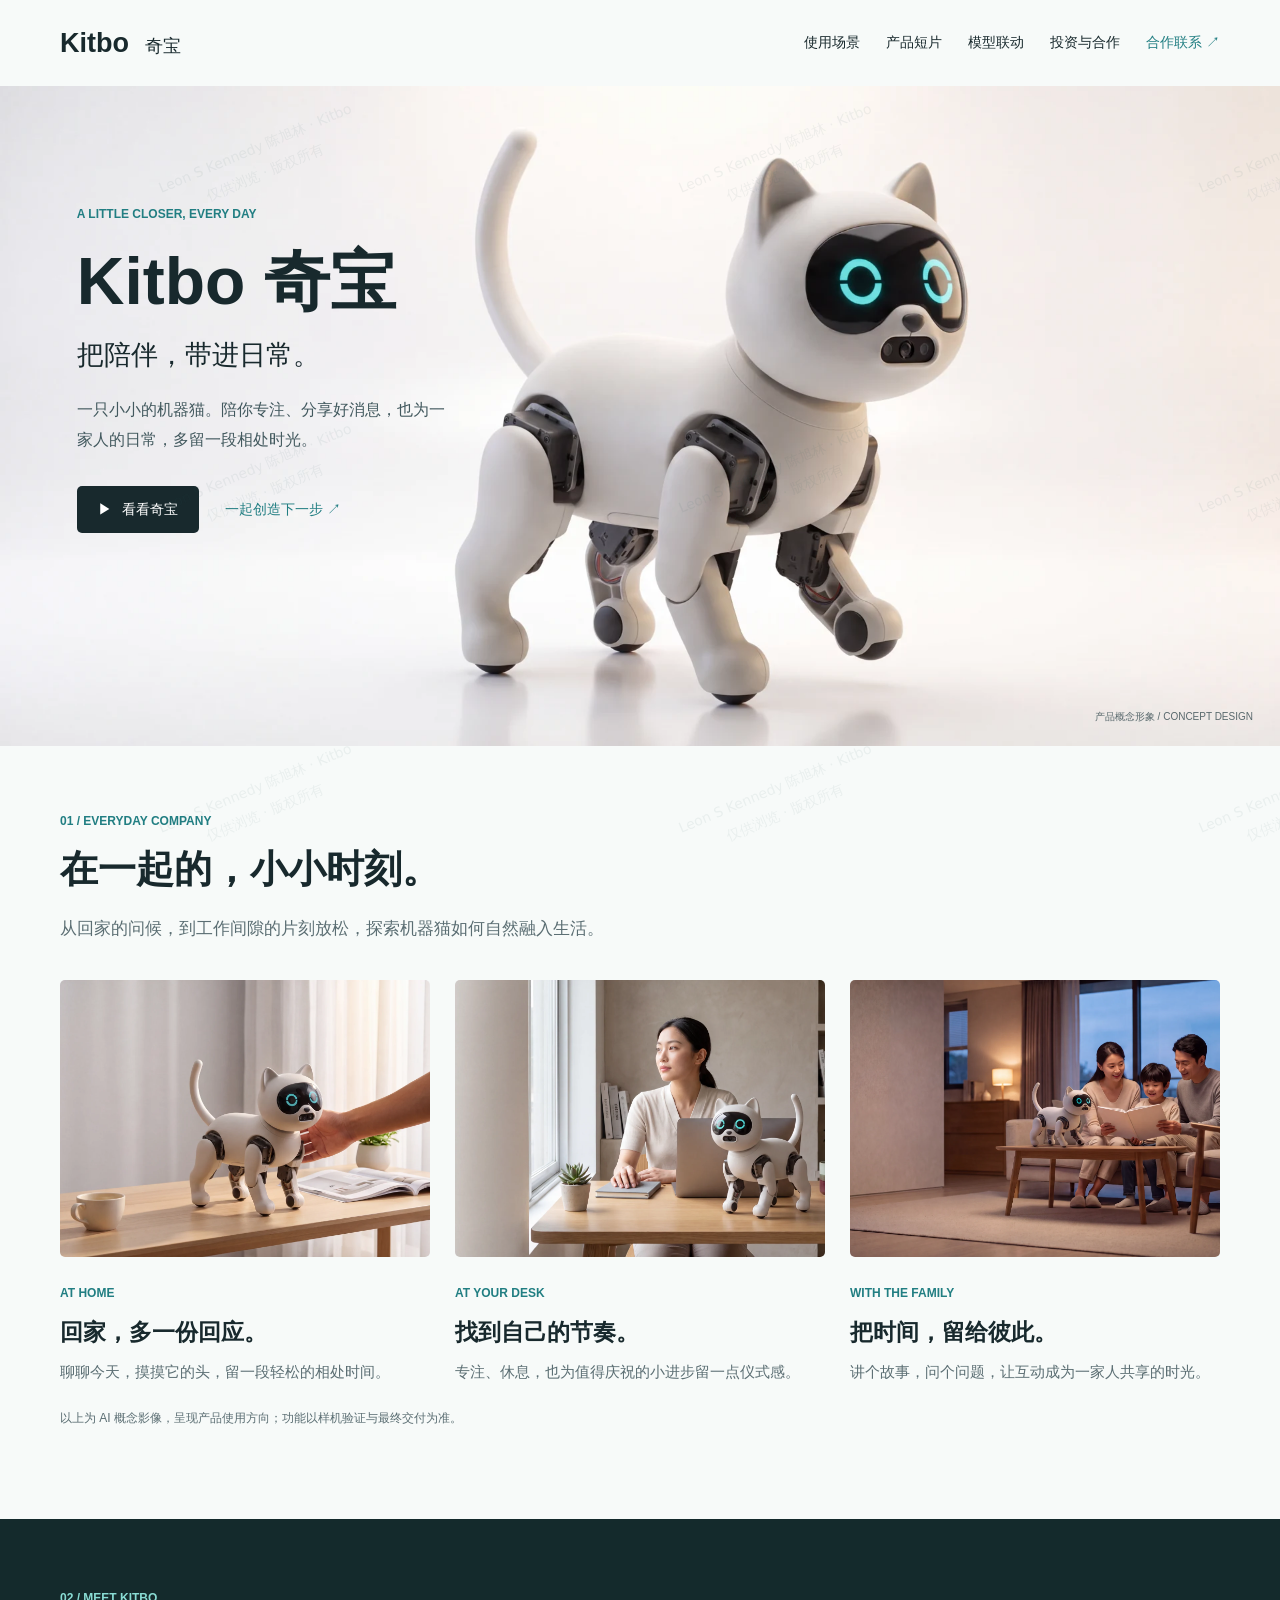
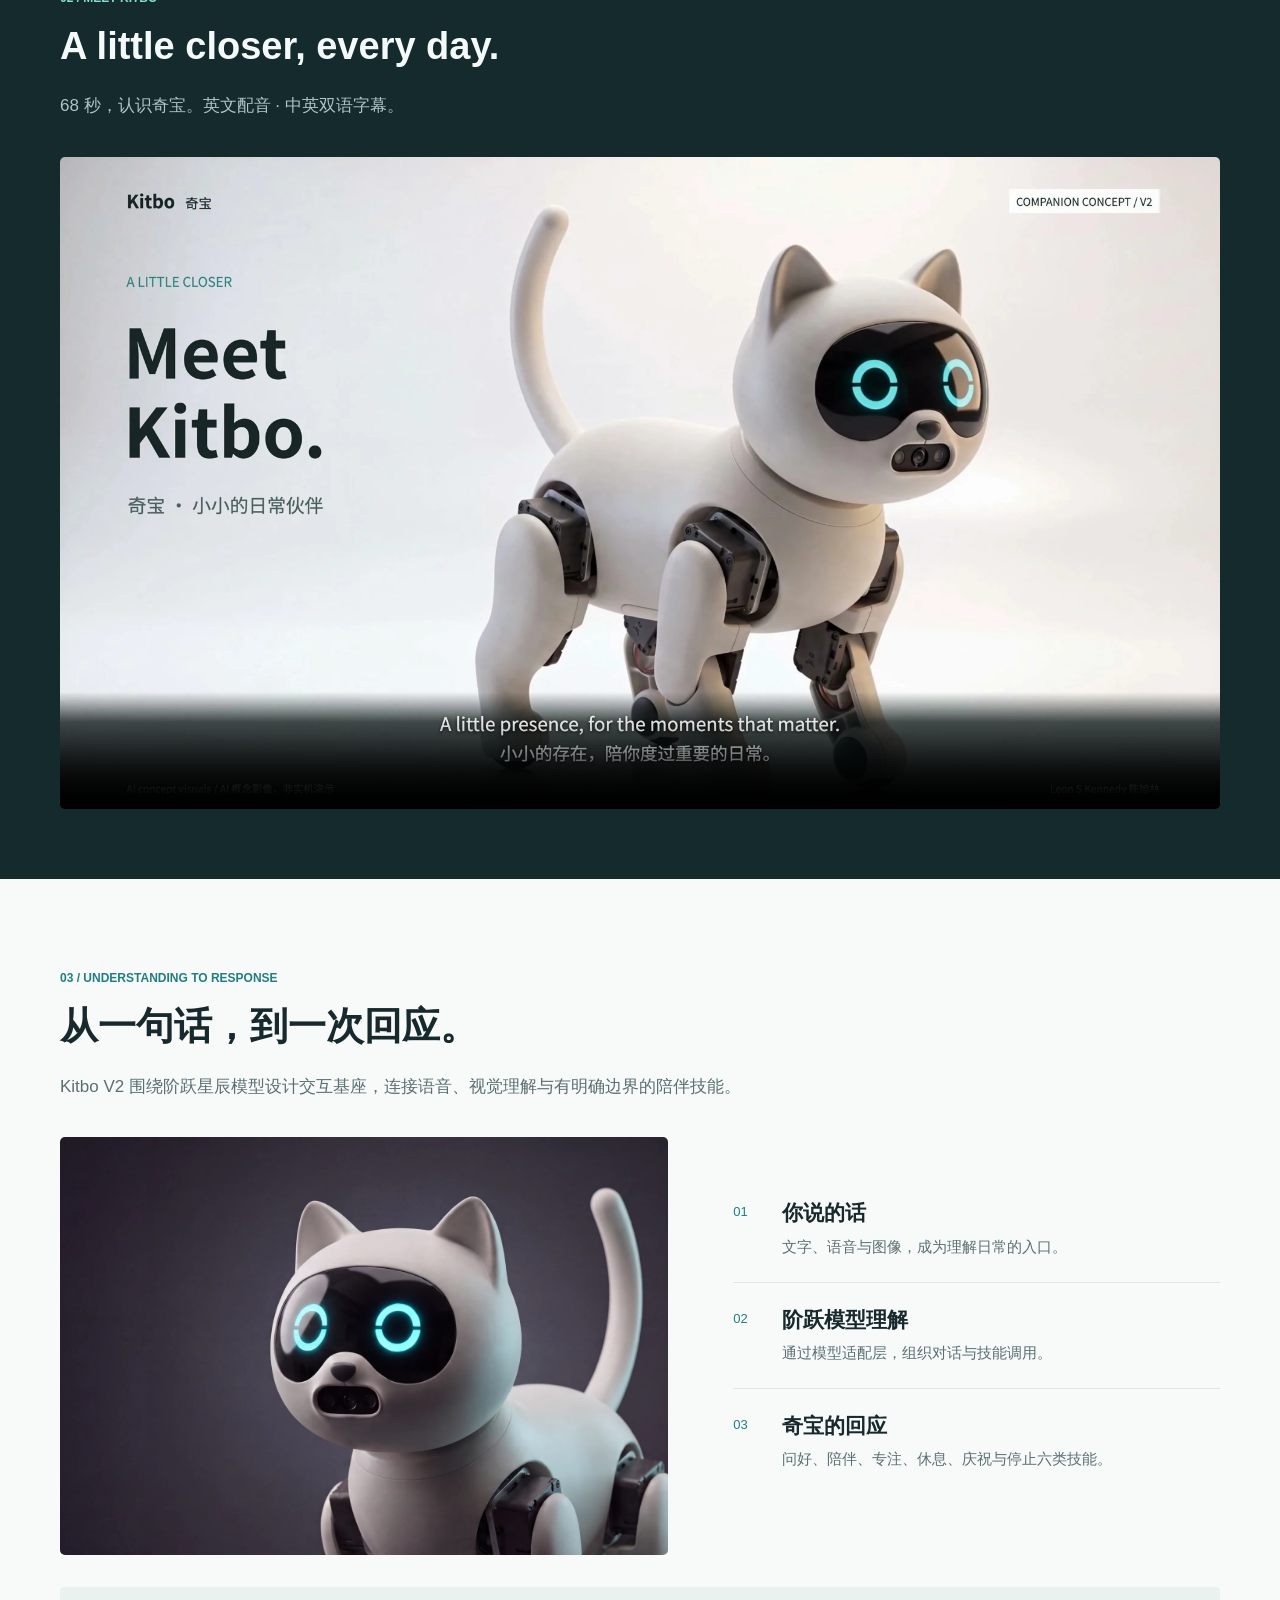
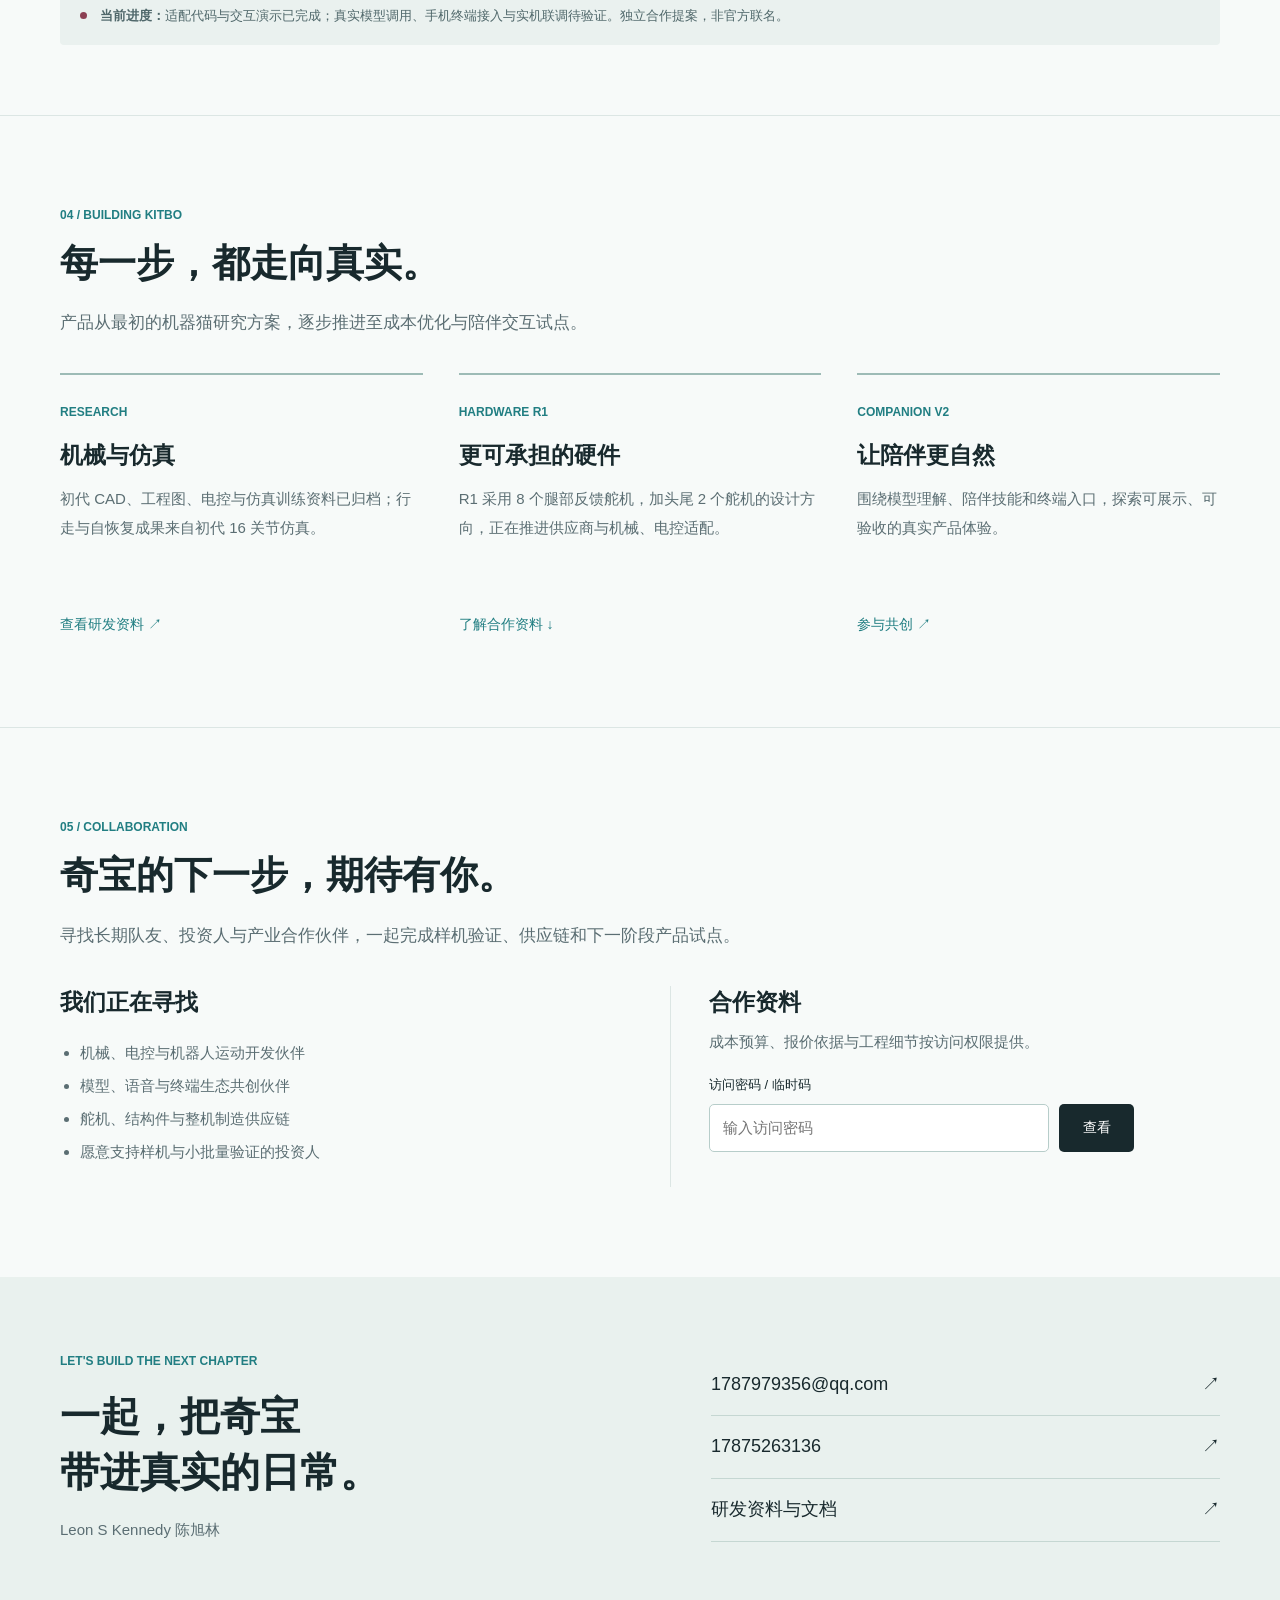
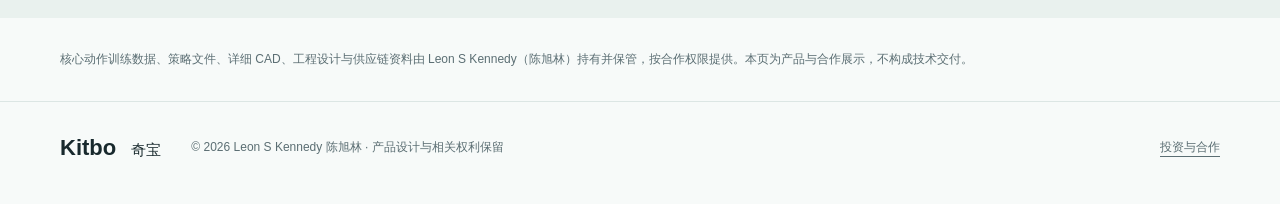
<file: index.html>
<!doctype html>
<html lang="zh-CN">
<head>
  <meta charset="utf-8">
  <meta name="viewport" content="width=device-width, initial-scale=1">
  <meta name="theme-color" content="#f7faf9">
  <meta name="author" content="Leon S Kennedy 陈旭林">
  <meta name="description" content="Kitbo 奇宝，一只走进日常的机器猫。探索家庭陪伴、桌面互动与阶跃星辰模型联动。">
  <meta property="og:title" content="Kitbo 奇宝 · 把陪伴，带进日常">
  <meta property="og:description" content="家庭陪伴、桌面专注、表达与互动。与我们一起创造奇宝的下一步。">
  <meta property="og:image" content="https://linxiushen.github.io/kitbo-site/assets/images/studio.webp">
  <meta property="og:type" content="website">
  <meta property="og:url" content="https://linxiushen.github.io/kitbo-site/">
  <title>Kitbo 奇宝 · 把陪伴，带进日常</title>
  <link rel="icon" href="./assets/favicon.svg" type="image/svg+xml">
  <link rel="stylesheet" href="./assets/site.css?v=202611110459">
  <script src="./assets/site.js?v=202611110459" defer></script>
</head>
<body data-view="product" data-vault="./protected/vault.json?v=202611110459">
<header class="site-header">
  <a class="wordmark" href="./">Kitbo <span>奇宝</span></a>
  <nav aria-label="网站导航">
    <a href="#scenarios">使用场景</a><a href="#film">产品短片</a><a href="#intelligence">模型联动</a>
    <a href="./investor/">投资与合作</a><a class="nav-contact" href="#contact">合作联系 <span aria-hidden="true">↗</span></a>
  </nav>
</header>
<main>
  <section class="hero" id="top">
    <img class="hero-image" src="./assets/images/studio.webp" alt="圆润白色的奇宝机器猫，黑色面罩、青色环形眼睛与弯曲尾巴" fetchpriority="high" width="1920" height="1072">
    <div class="hero-content">
      <p class="eyebrow">A LITTLE CLOSER, EVERY DAY</p>
      <h1>Kitbo 奇宝</h1>
      <p class="hero-heading">把陪伴，带进日常。</p>
      <p class="hero-description">一只小小的机器猫。陪你专注、分享好消息，也为一家人的日常，多留一段相处时光。</p>
      <div class="hero-actions"><a class="button" href="#film"><span aria-hidden="true">▶</span> 看看奇宝</a><a class="text-link" href="#contact">一起创造下一步 <span aria-hidden="true">↗</span></a></div>
    </div>
    <span class="image-label">产品概念形象 / CONCEPT DESIGN</span>
  </section>

  <section class="section intro" id="scenarios">
    <div class="section-head"><p class="eyebrow">01 / EVERYDAY COMPANY</p><h2>在一起的，小小时刻。</h2><p>从回家的问候，到工作间隙的片刻放松，探索机器猫如何自然融入生活。</p></div>
    <div class="scenarios">
      <figure><img src="./assets/images/home.webp" loading="lazy" width="1280" height="714" alt="奇宝站在家中的桌上，与伸来的手轻柔互动"><figcaption><span class="eyebrow">AT HOME</span><h3>回家，多一份回应。</h3><p>聊聊今天，摸摸它的头，留一段轻松的相处时间。</p></figcaption></figure>
      <figure><img src="./assets/images/desk.webp" loading="lazy" width="1280" height="714" alt="工作桌面上，奇宝陪伴一位使用笔记本电脑的人"><figcaption><span class="eyebrow">AT YOUR DESK</span><h3>找到自己的节奏。</h3><p>专注、休息，也为值得庆祝的小进步留一点仪式感。</p></figcaption></figure>
      <figure><img src="./assets/images/family.webp" loading="lazy" width="1280" height="714" alt="一家人坐在客厅共读，桌面上的小型奇宝陪在旁边"><figcaption><span class="eyebrow">WITH THE FAMILY</span><h3>把时间，留给彼此。</h3><p>讲个故事，问个问题，让互动成为一家人共享的时光。</p></figcaption></figure>
    </div>
    <p class="caption-note">以上为 AI 概念影像，呈现产品使用方向；功能以样机验证与最终交付为准。</p>
  </section>

  <section class="film-section" id="film">
    <div class="section-head"><p class="eyebrow">02 / MEET KITBO</p><h2>A little closer, every day.</h2><p>68 秒，认识奇宝。英文配音 · 中英双语字幕。</p></div>
    <div class="film-frame"><video controls controlslist="nodownload noremoteplayback" disablepictureinpicture playsinline preload="none" poster="./assets/images/video-poster.webp" aria-label="奇宝英文配音中英双语产品宣传片"><source src="./assets/video/kitbo-companion-1080p.mp4" type="video/mp4"><p>浏览器暂不支持视频播放。</p></video></div>
  </section>

  <section class="section intelligence" id="intelligence">
    <div class="section-head"><p class="eyebrow">03 / UNDERSTANDING TO RESPONSE</p><h2>从一句话，到一次回应。</h2><p>Kitbo V2 围绕阶跃星辰模型设计交互基座，连接语音、视觉理解与有明确边界的陪伴技能。</p></div>
    <div class="intelligence-layout">
      <img src="./assets/images/detail.webp" loading="lazy" width="1280" height="714" alt="奇宝面部特写，青色眼睛和亮黑面罩">
      <div class="flow" aria-label="模型联动流程">
        <div><span class="step-number">01</span><h3>你说的话</h3><p>文字、语音与图像，成为理解日常的入口。</p></div>
        <div><span class="step-number">02</span><h3>阶跃模型理解</h3><p>通过模型适配层，组织对话与技能调用。</p></div>
        <div><span class="step-number">03</span><h3>奇宝的回应</h3><p>问好、陪伴、专注、休息、庆祝与停止六类技能。</p></div>
      </div>
    </div>
    <div class="status-line"><span class="status-dot" aria-hidden="true"></span><p><strong>当前进度：</strong>适配代码与交互演示已完成；真实模型调用、手机终端接入与实机联调待验证。独立合作提案，非官方联名。</p></div>
  </section>

  <section class="section progress" id="progress">
    <div class="section-head"><p class="eyebrow">04 / BUILDING KITBO</p><h2>每一步，都走向真实。</h2><p>产品从最初的机器猫研究方案，逐步推进至成本优化与陪伴交互试点。</p></div>
    <div class="milestones">
      <article><span class="eyebrow">RESEARCH</span><h3>机械与仿真</h3><p>初代 CAD、工程图、电控与仿真训练资料已归档；行走与自恢复成果来自初代 16 关节仿真。</p><a href="./engineering/">查看研发资料 <span aria-hidden="true">↗</span></a></article>
      <article><span class="eyebrow">HARDWARE R1</span><h3>更可承担的硬件</h3><p>R1 采用 8 个腿部反馈舵机，加头尾 2 个舵机的设计方向，正在推进供应商与机械、电控适配。</p><a href="#cooperation-data">了解合作资料 <span aria-hidden="true">↓</span></a></article>
      <article><span class="eyebrow">COMPANION V2</span><h3>让陪伴更自然</h3><p>围绕模型理解、陪伴技能和终端入口，探索可展示、可验收的真实产品体验。</p><a href="#contact">参与共创 <span aria-hidden="true">↗</span></a></article>
    </div>
  </section>

  <section class="section cooperation" id="cooperation-data">
    <div class="section-head"><p class="eyebrow">05 / COLLABORATION</p><h2>奇宝的下一步，期待有你。</h2><p>寻找长期队友、投资人与产业合作伙伴，一起完成样机验证、供应链和下一阶段产品试点。</p></div>
    <div class="cooperation-grid"><div><h3>我们正在寻找</h3><ul><li>机械、电控与机器人运动开发伙伴</li><li>模型、语音与终端生态共创伙伴</li><li>舵机、结构件与整机制造供应链</li><li>愿意支持样机与小批量验证的投资人</li></ul></div><div class="access-panel" id="access-panel"><h3>合作资料</h3><p>成本预算、报价依据与工程细节按访问权限提供。</p><form class="access-form" autocomplete="off"><label for="access-code">访问密码 / 临时码</label><div class="input-row"><input id="access-code" name="code" type="password" required maxlength="120" placeholder="输入访问密码" autocomplete="off"><button class="button" type="submit">查看</button></div><p class="access-message" role="status" aria-live="polite"></p></form></div></div>
    <div id="cooperation-content" hidden></div>
  </section>

  <section class="contact-section" id="contact"><div><p class="eyebrow">LET'S BUILD THE NEXT CHAPTER</p><h2>一起，把奇宝<br>带进真实的日常。</h2><p>Leon S Kennedy 陈旭林</p></div><div class="contact-links"><a href="mailto:1787979356@qq.com">1787979356@qq.com <span aria-hidden="true">↗</span></a><a href="tel:+8617875263136">17875263136 <span aria-hidden="true">↗</span></a><a href="./engineering/">研发资料与文档 <span aria-hidden="true">↗</span></a></div></section>
  <section class="ownership"><p>核心动作训练数据、策略文件、详细 CAD、工程设计与供应链资料由 Leon S Kennedy（陈旭林）持有并保管，按合作权限提供。本页为产品与合作展示，不构成技术交付。</p></section>
</main>
<footer><a class="wordmark" href="./">Kitbo <span>奇宝</span></a><p>© 2026 Leon S Kennedy 陈旭林 · 产品设计与相关权利保留</p><a href="./investor/">投资与合作</a></footer>
<dialog class="lightbox" aria-label="图片放大预览"><button type="button" aria-label="关闭预览">×</button><img alt=""><p></p></dialog>
<div class="watermark" aria-hidden="true"></div>
<div class="toast" role="status" aria-live="polite"></div>
</body>
</html>
</file>
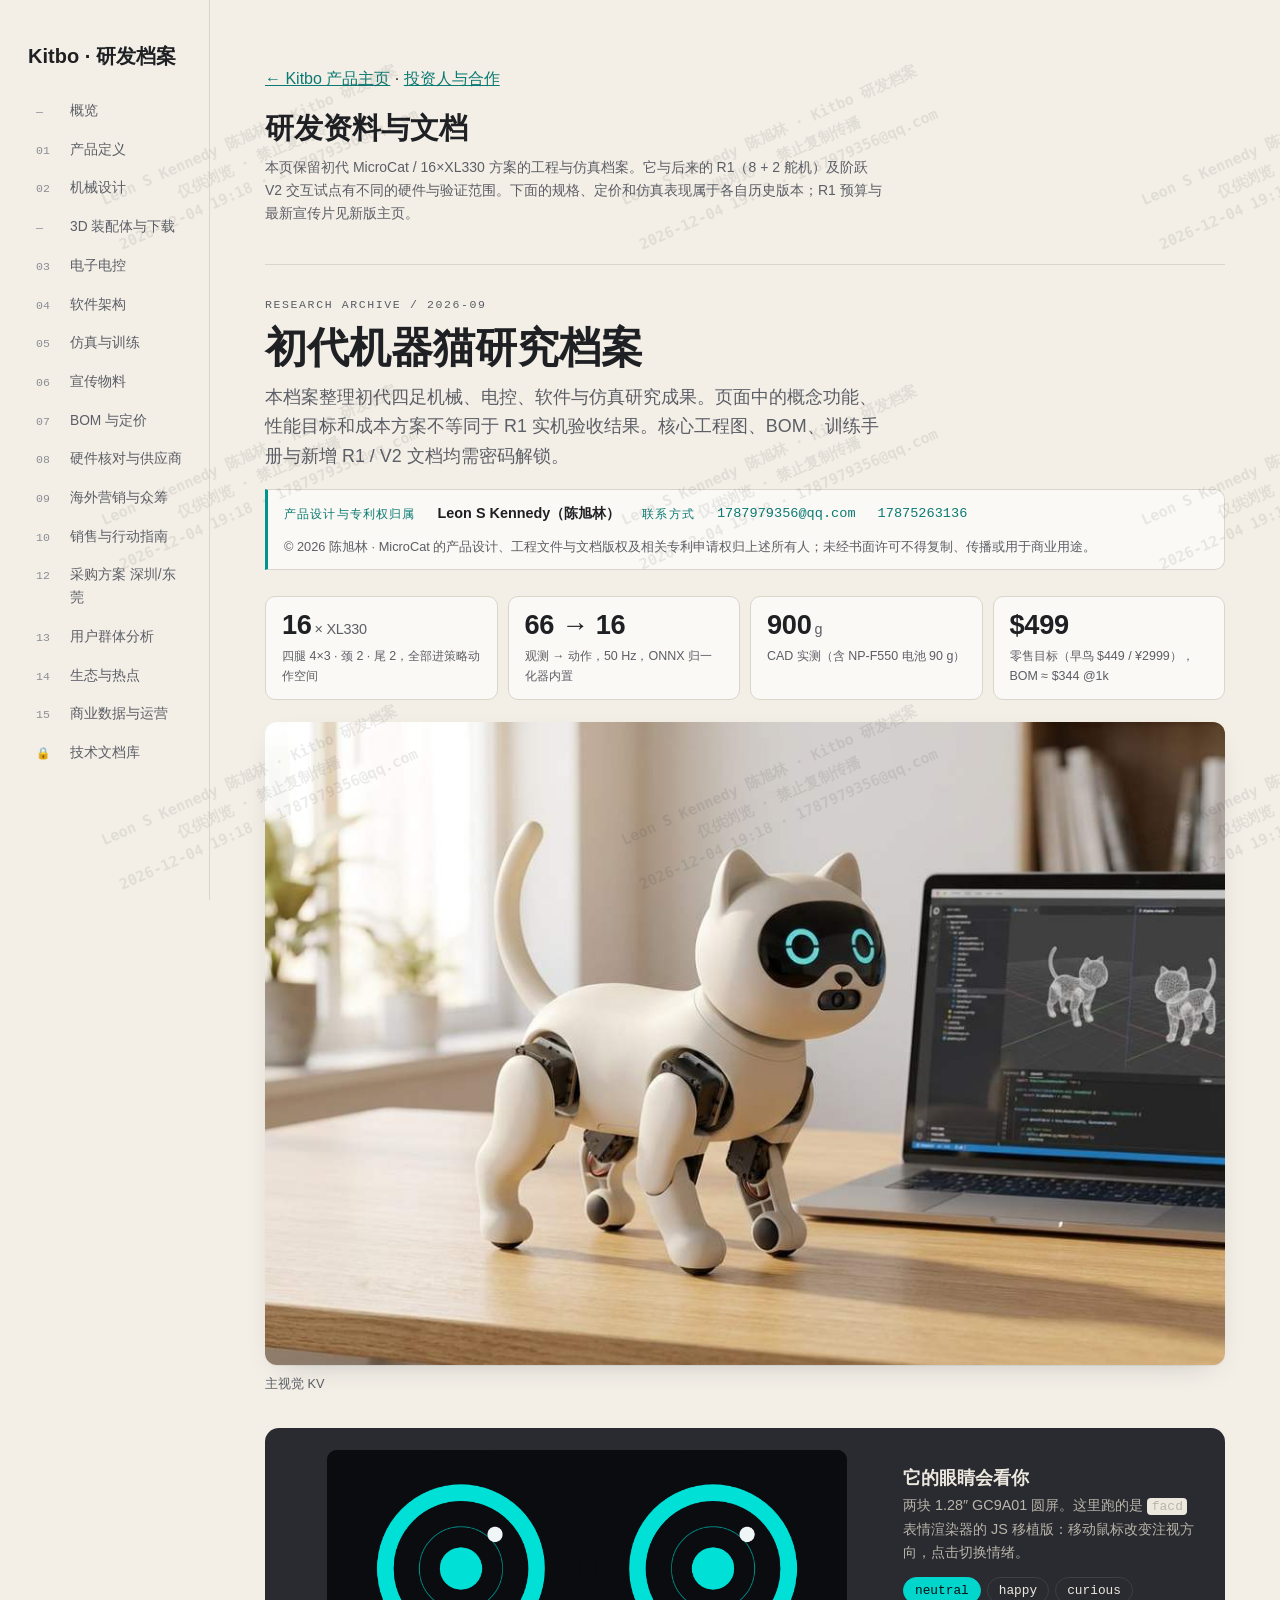
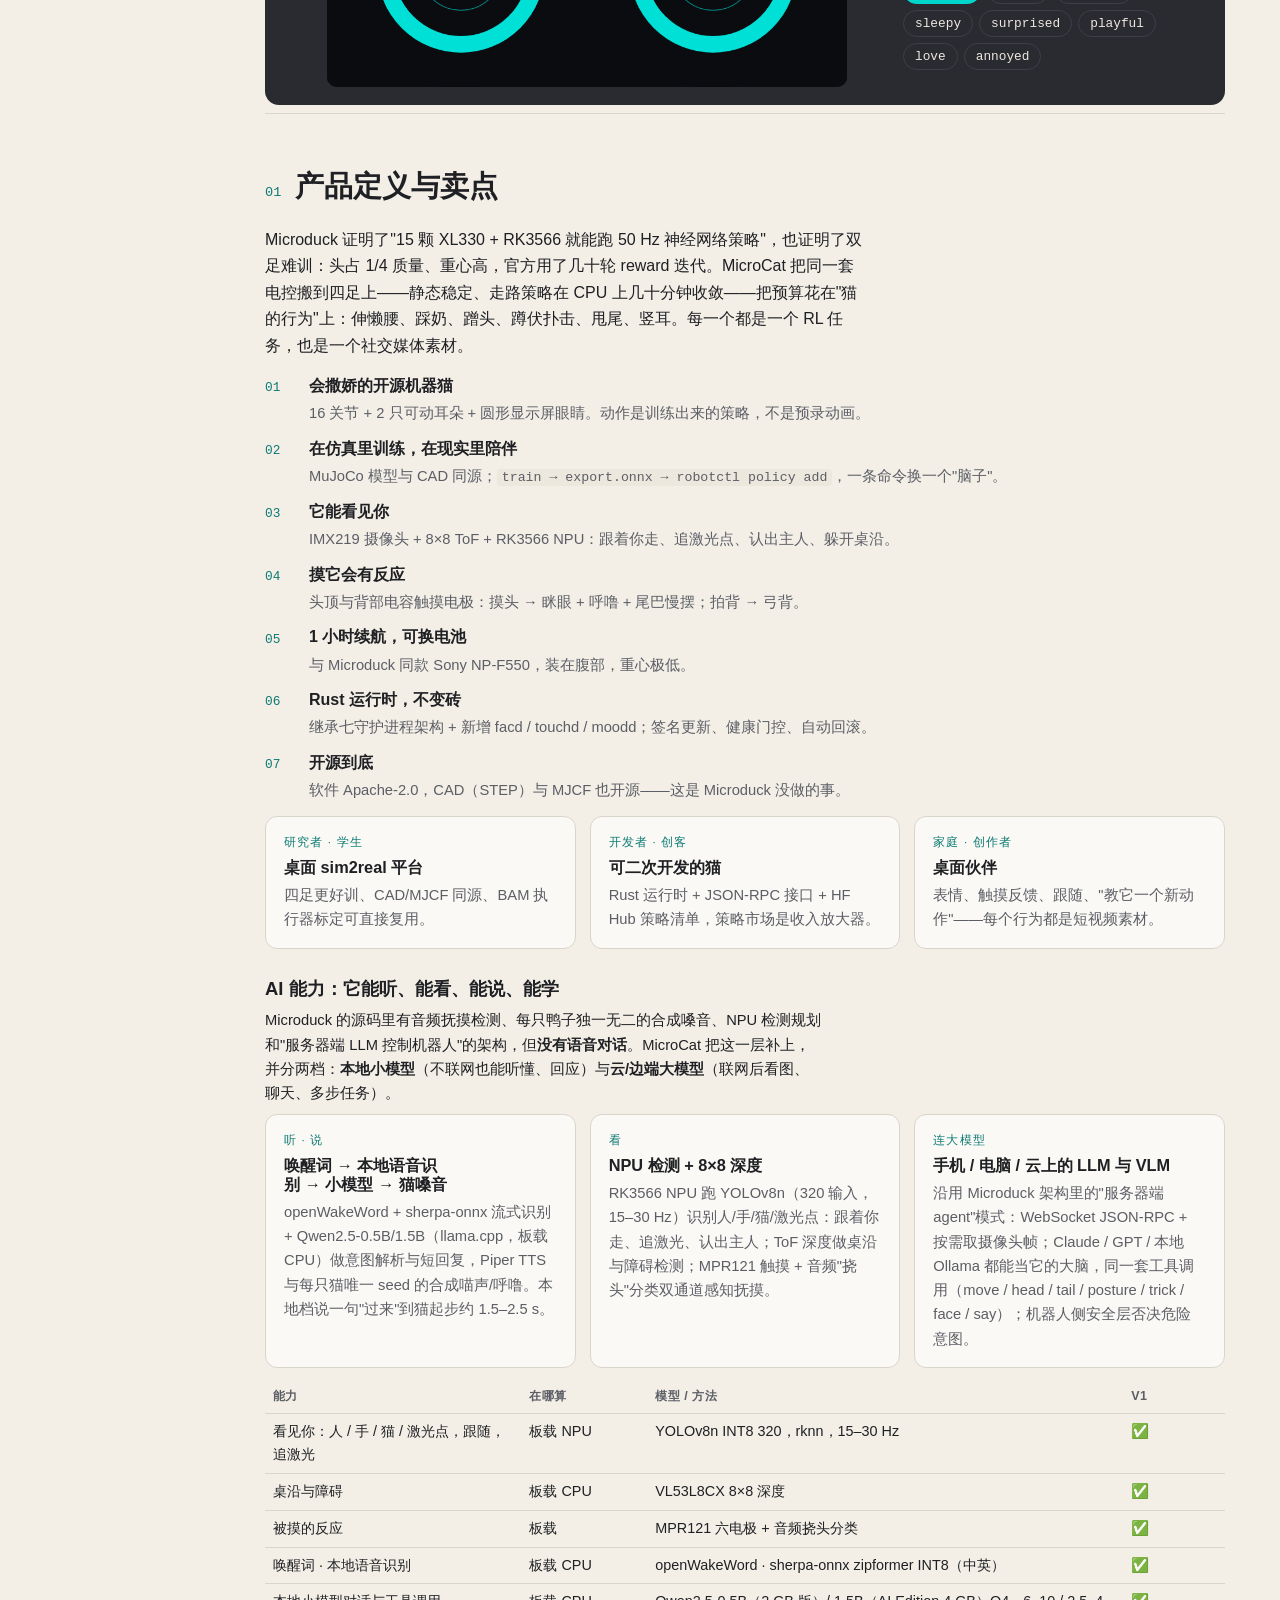
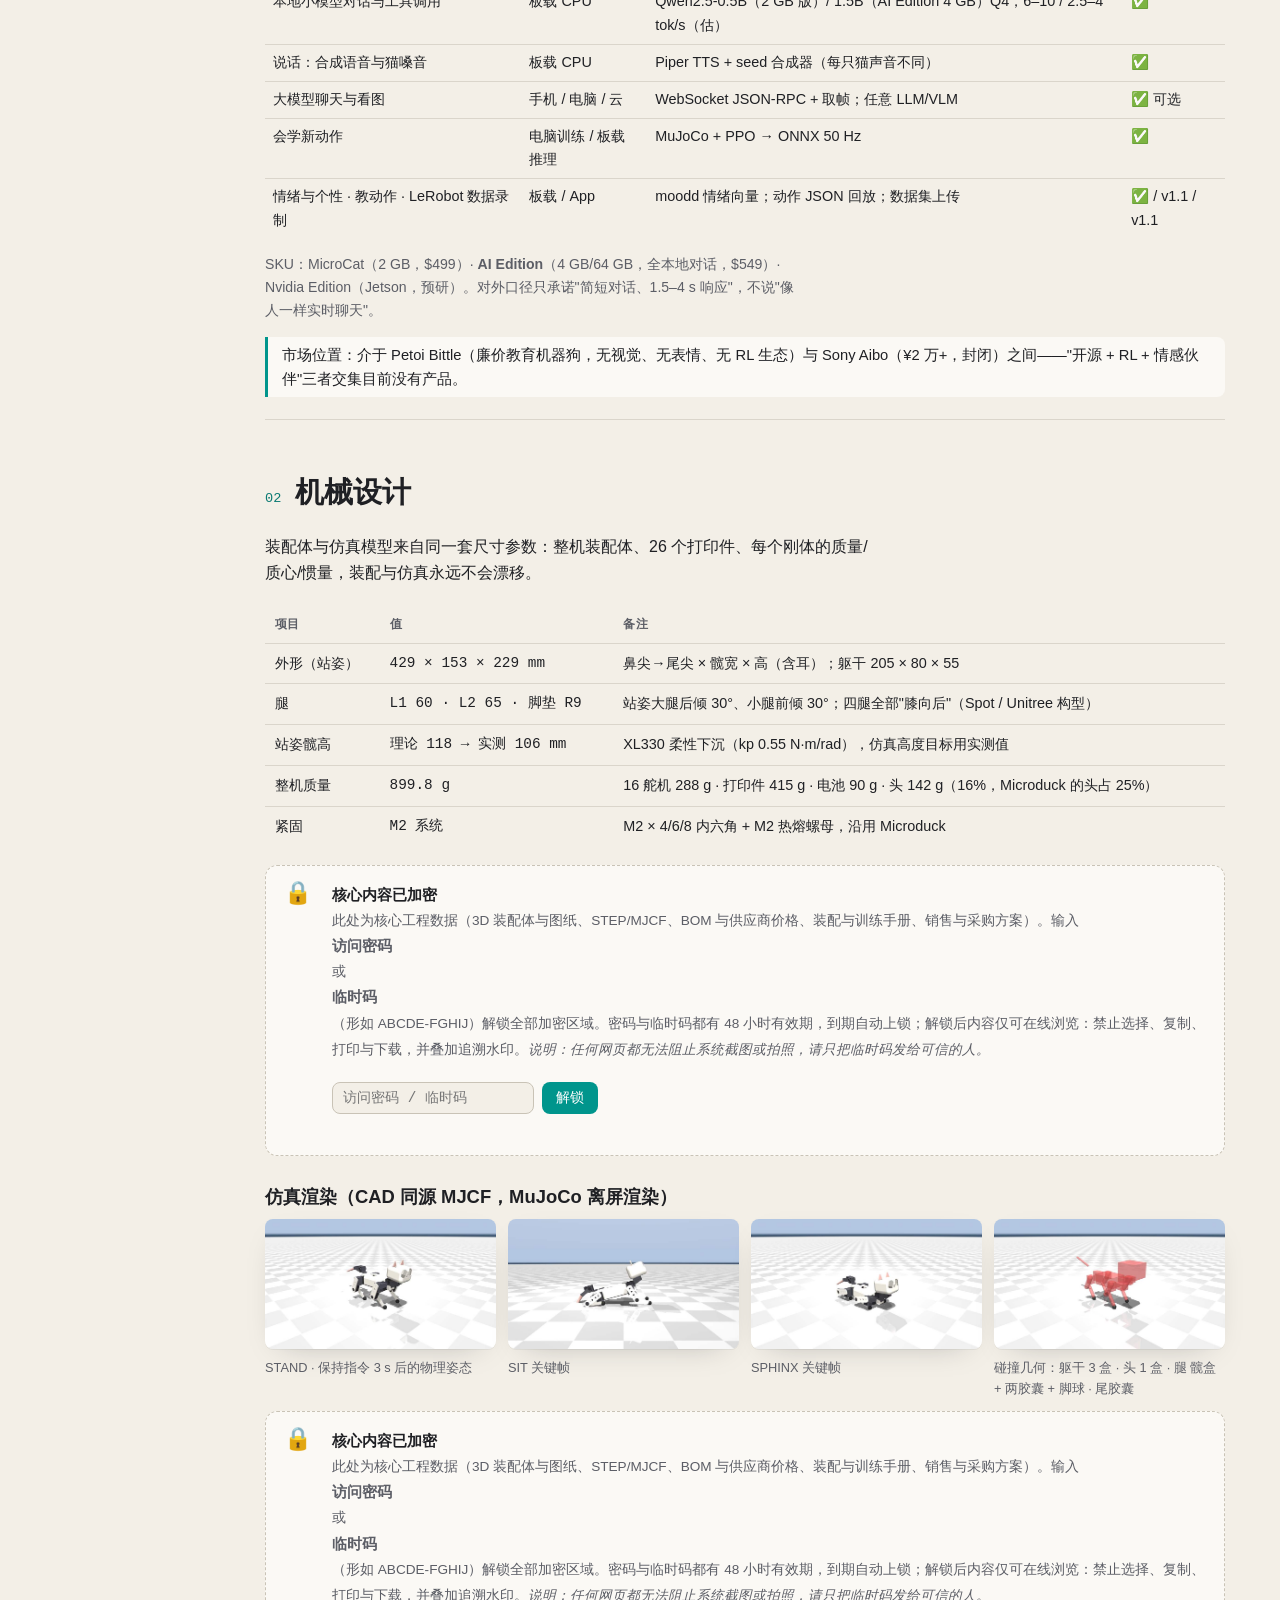
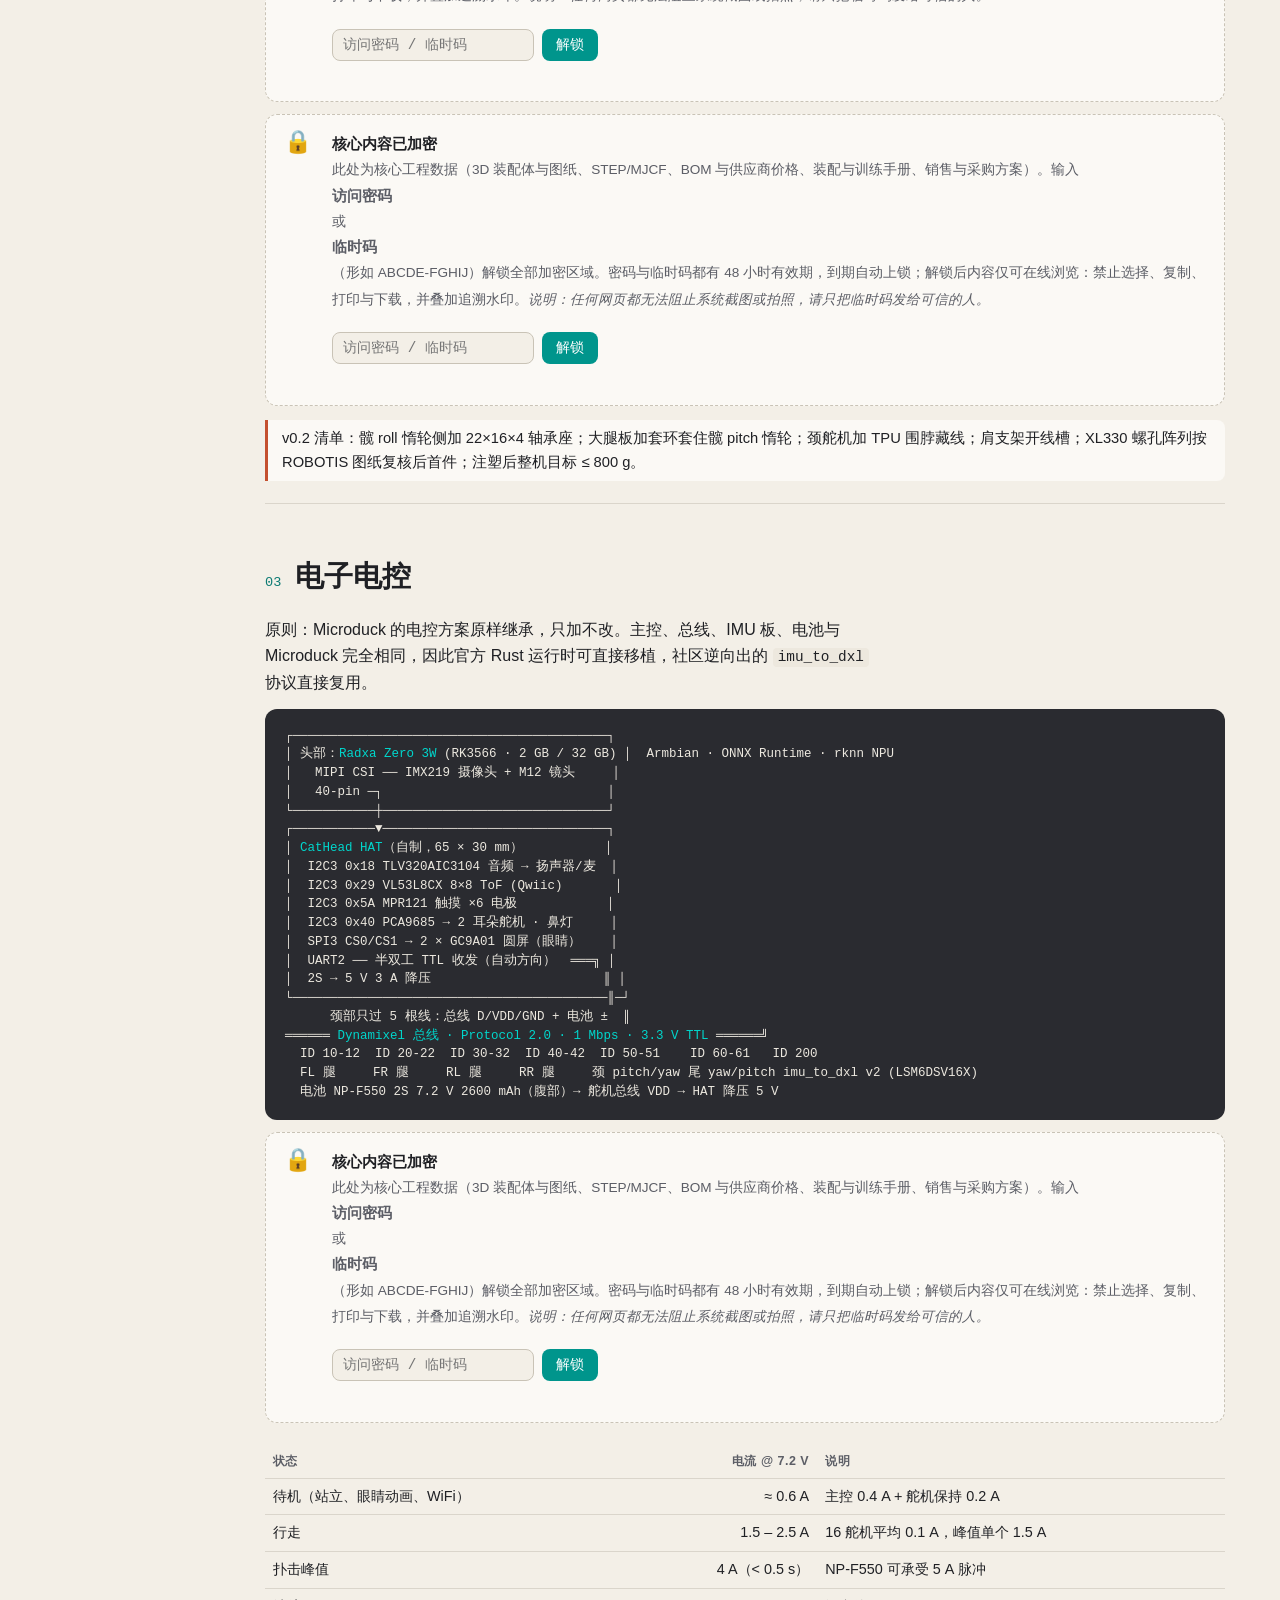
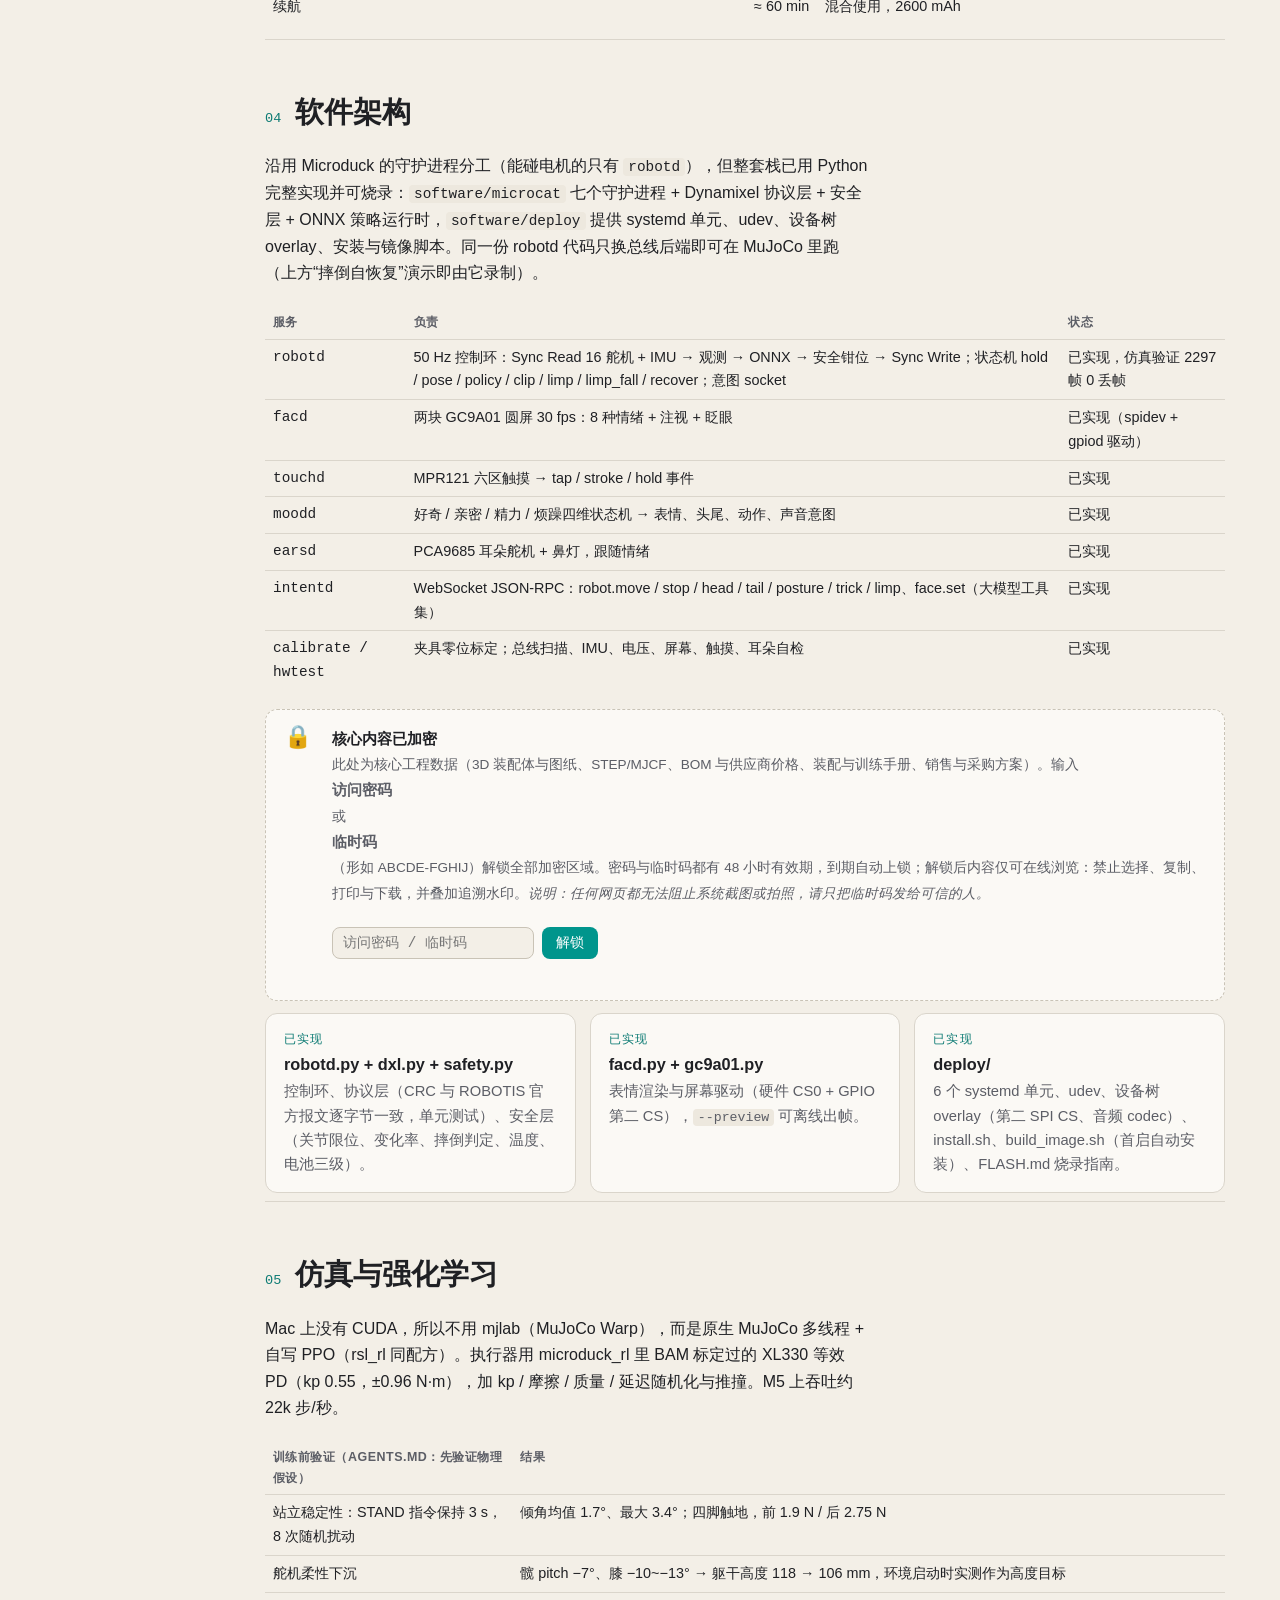
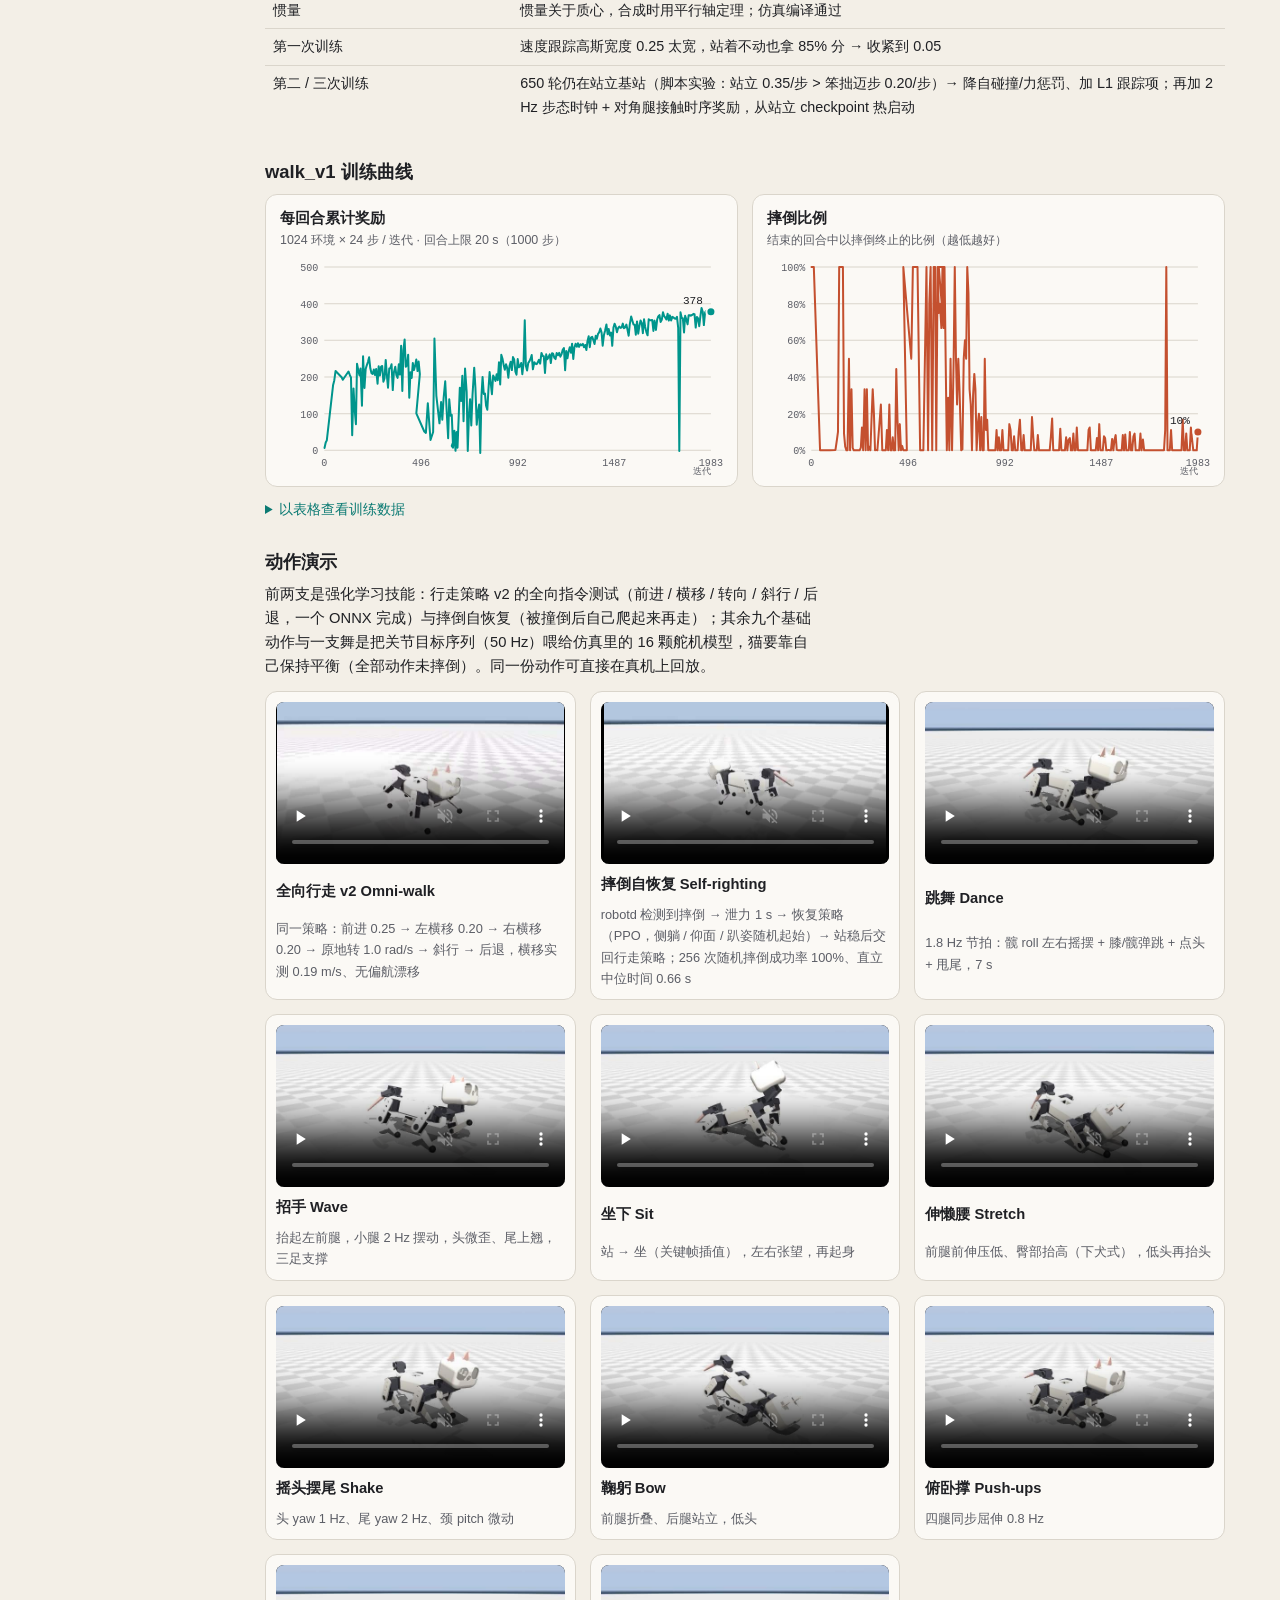
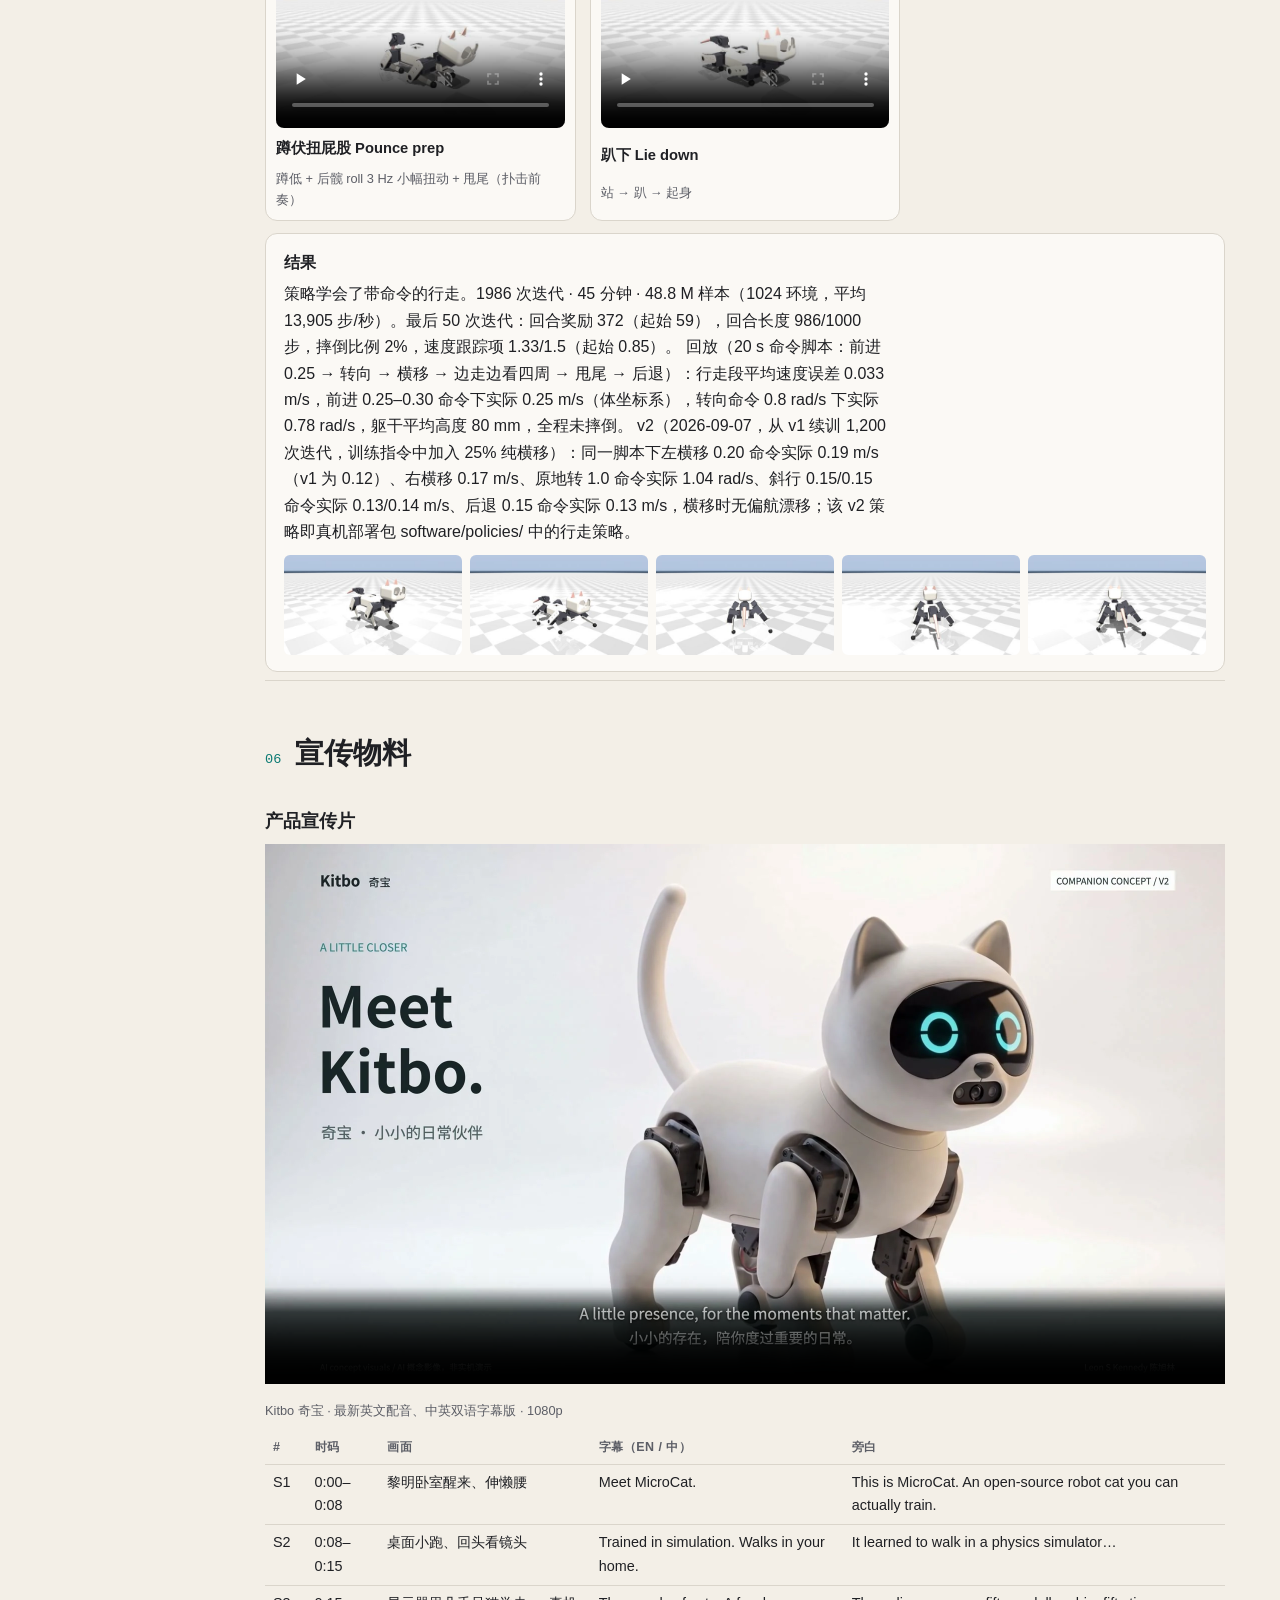
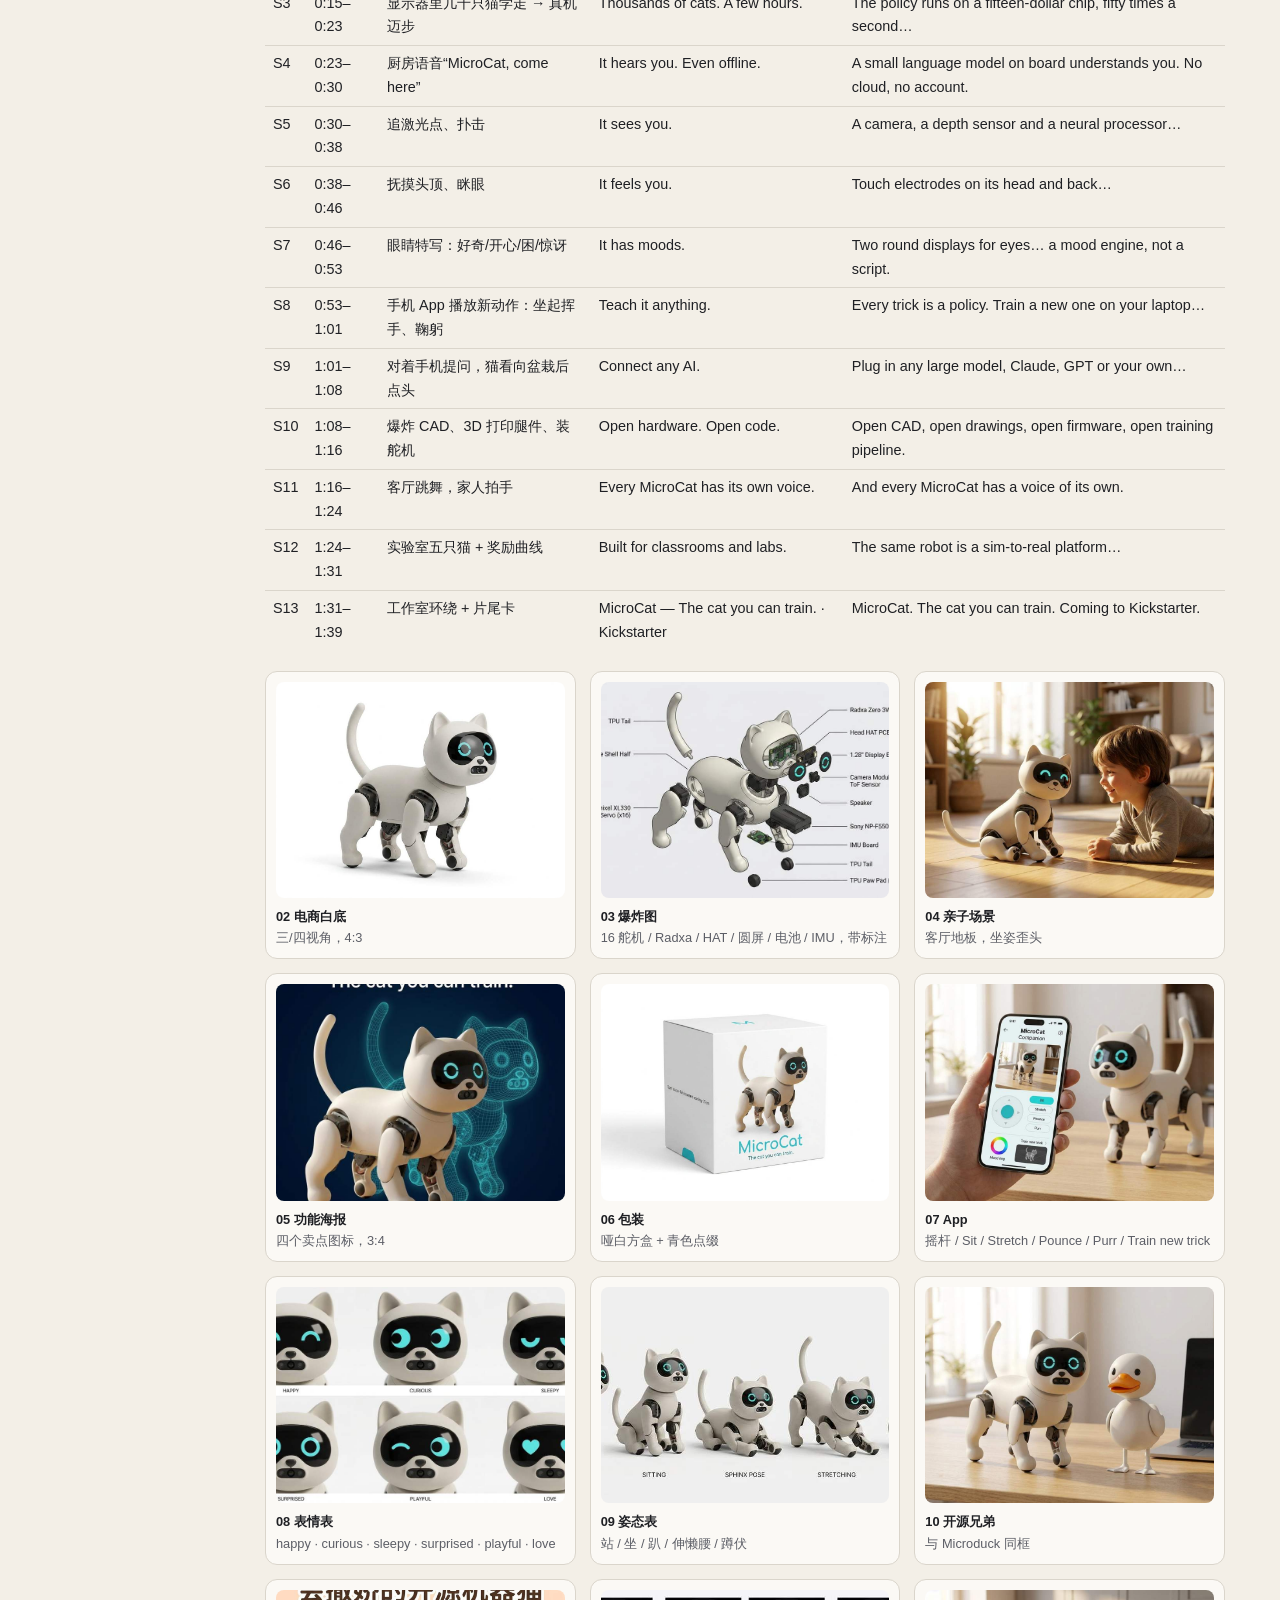
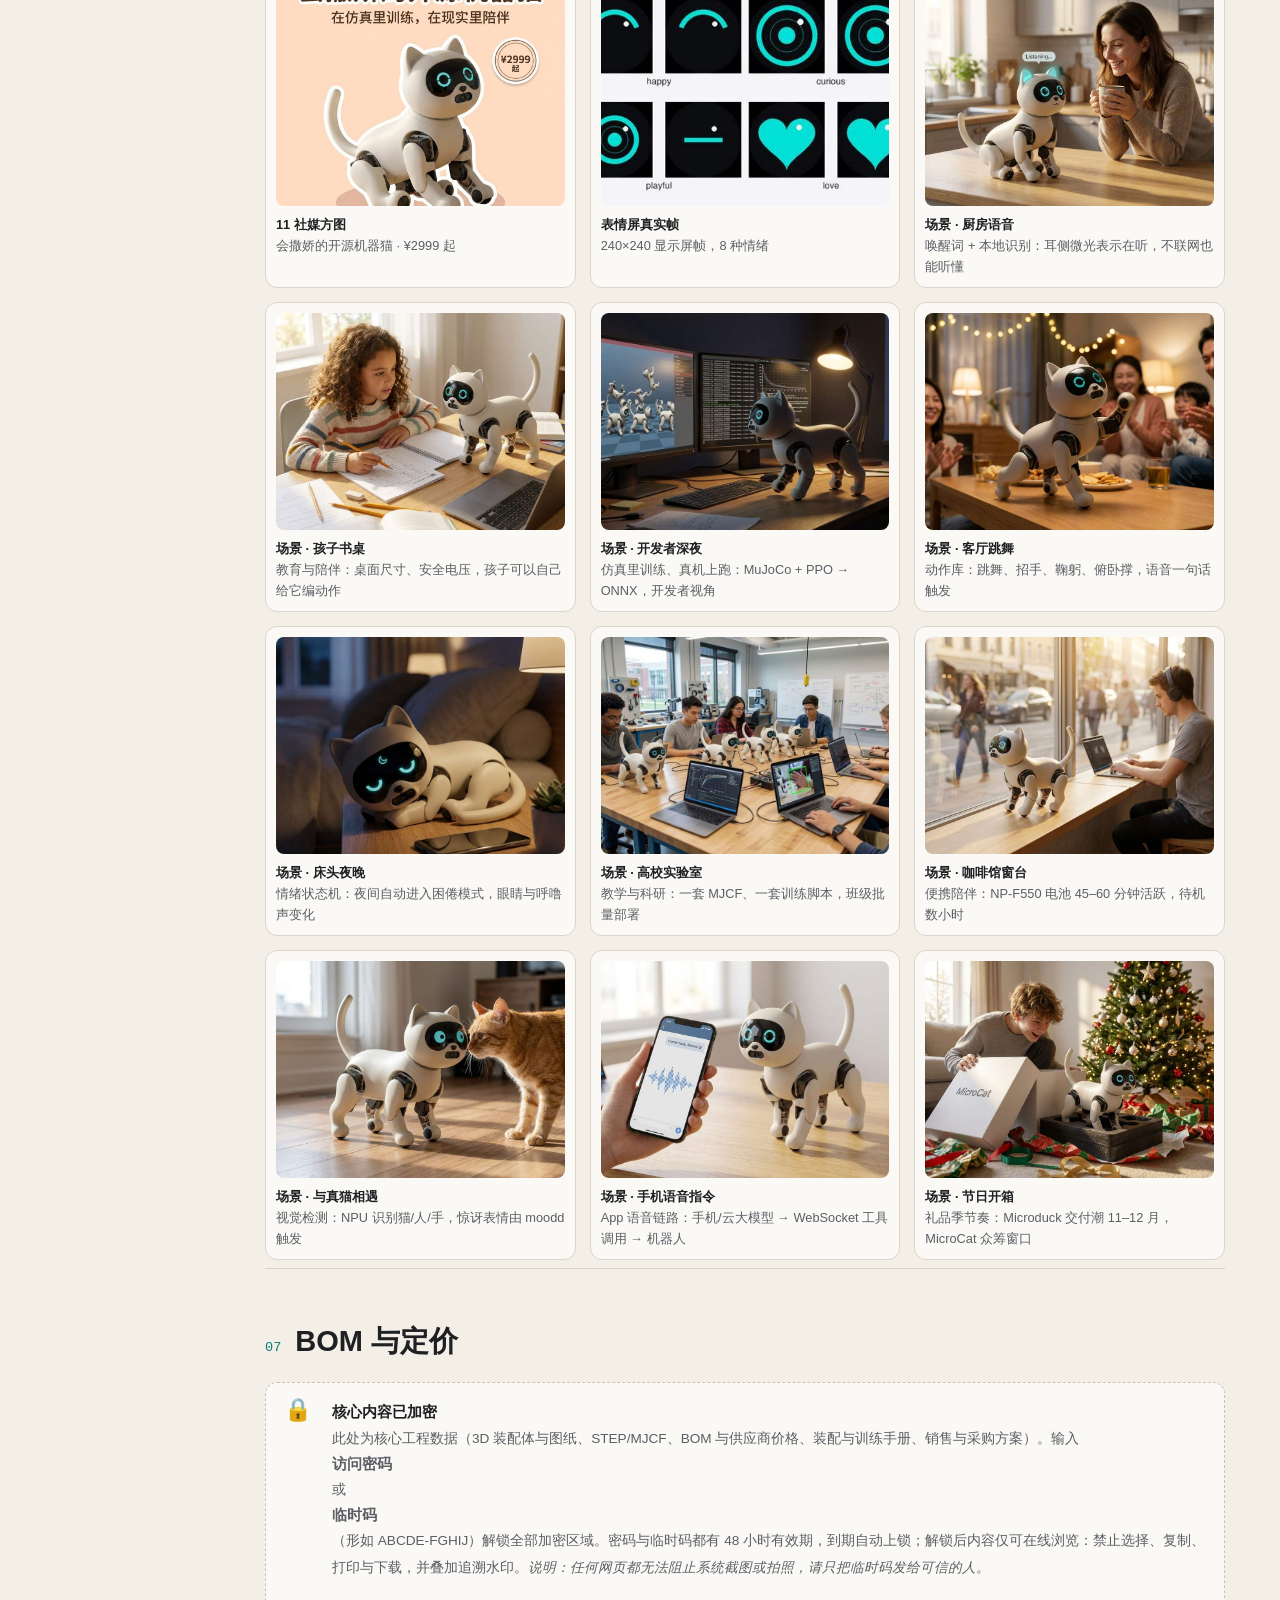
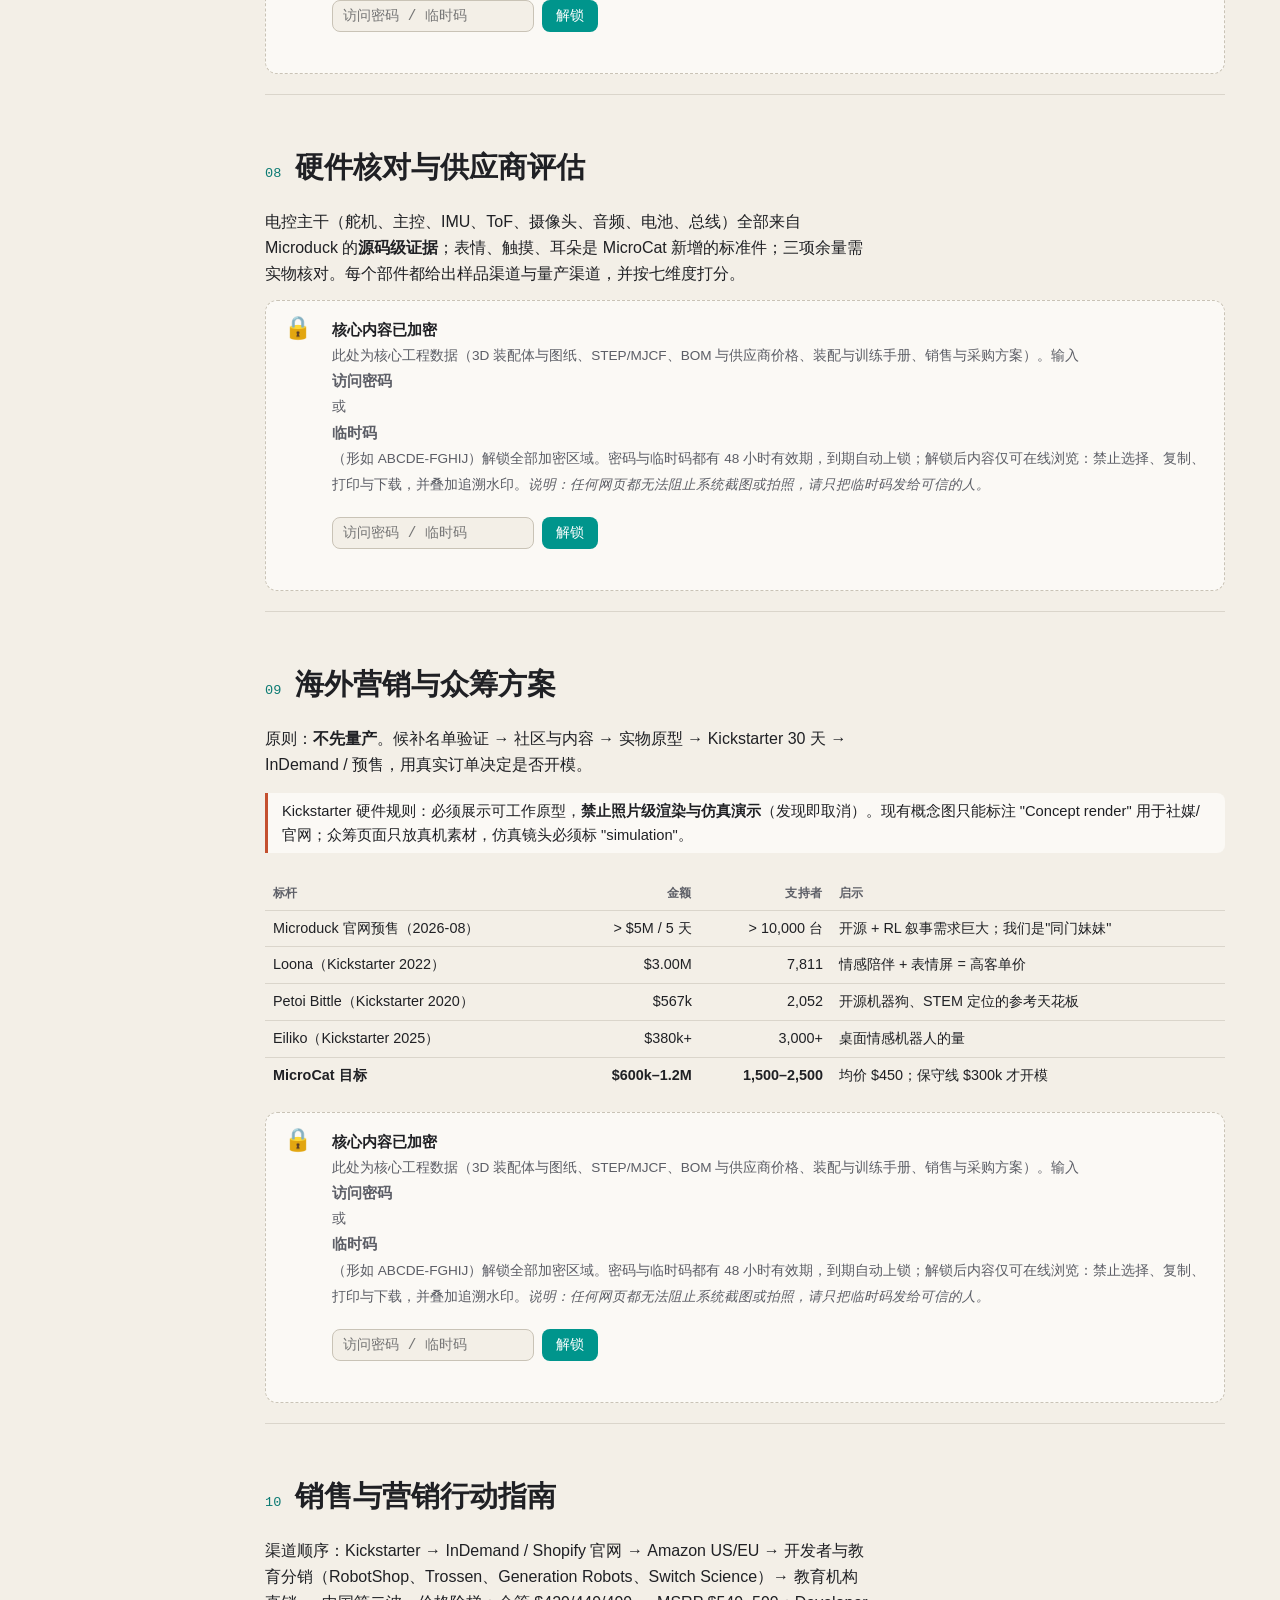
<file: engineering/index.html>
<!doctype html><html lang="zh-CN"><head><meta charset="utf-8"><meta name="viewport" content="width=device-width,initial-scale=1"><meta name="robots" content="noindex,nofollow"></head><body><title>Kitbo 奇宝 · 研发资料</title>
<meta content="Leon S Kennedy (陈旭林) &lt;1787979356@qq.com&gt; · 17875263136" name="author"/>
<meta content="MicroCat 机器猫完整设计包（产品设计与专利权归属：Leon S Kennedy 陈旭林）：产品定义、机械 CAD、电子电控、软件架构、MuJoCo 仿真与 PPO 训练、宣传物料、BOM。" name="description"/>


<style>
:root{
  --ground:#F3EFE7; --surface:#FBF9F5; --surface-2:#EDE8DE; --ink:#1F2024; --ink-2:#5C5E66; --ink-3:#8B8D94;
  --line:#DAD5CB; --line-2:#C9C3B6;
  --accent:#00958C; --accent-ink:#0B7A73; --glow:#00D6CC; --coral:#C4502F; --peach:#EFB7A6;
  --charcoal:#2A2B30; --charcoal-ink:#ECE8DF; --charcoal-line:#3E3F47;
  --eye-bg:#0A0C10;
  --shadow:0 1px 0 rgba(31,32,36,.06), 0 10px 30px -18px rgba(31,32,36,.35);
}
@media (prefers-color-scheme: dark){
  :root:not([data-theme="light"]){
    --ground:#1C1D22; --surface:#24252B; --surface-2:#2C2D34; --ink:#ECE8DF; --ink-2:#A6A39A; --ink-3:#7C7A74;
    --line:#3A3B42; --line-2:#4A4B53;
    --accent:#15A097; --accent-ink:#4FC8BF; --glow:#2ED3C8; --coral:#D0623F; --peach:#B8846F;
    --charcoal:#141518; --charcoal-ink:#ECE8DF; --charcoal-line:#33343B;
    --shadow:0 1px 0 rgba(0,0,0,.3), 0 10px 30px -18px rgba(0,0,0,.7);
  }
}
:root[data-theme="dark"]{
  --ground:#1C1D22; --surface:#24252B; --surface-2:#2C2D34; --ink:#ECE8DF; --ink-2:#A6A39A; --ink-3:#7C7A74;
  --line:#3A3B42; --line-2:#4A4B53;
  --accent:#15A097; --accent-ink:#4FC8BF; --glow:#2ED3C8; --coral:#D0623F; --peach:#B8846F;
  --charcoal:#141518; --charcoal-ink:#ECE8DF; --charcoal-line:#33343B;
  --shadow:0 1px 0 rgba(0,0,0,.3), 0 10px 30px -18px rgba(0,0,0,.7);
}
*{box-sizing:border-box}
html{scroll-behavior:smooth}
body{margin:0;background:var(--ground);color:var(--ink);font:16px/1.65 "IBM Plex Sans","Noto Sans SC","PingFang SC","Hiragino Sans GB",system-ui,sans-serif;-webkit-font-smoothing:antialiased}
a{color:var(--accent-ink)}
h1,h2,h3{font-family:"Fredoka","Noto Sans SC","PingFang SC",sans-serif;font-weight:600;line-height:1.15;letter-spacing:-.005em;text-wrap:balance;margin:0}
h1{font-size:clamp(2.4rem,5.5vw,4.2rem)}
h2{font-size:clamp(1.6rem,2.8vw,2.1rem);margin-bottom:.35em}
h3{font-size:1.15rem;margin:1.6em 0 .5em}
p{margin:.6em 0;max-width:68ch}
.mono,code,.eyebrow,th.k,td.k{font-family:"IBM Plex Mono",ui-monospace,SFMono-Regular,Menlo,monospace}
code{font-size:.9em;background:var(--surface-2);padding:.08em .35em;border-radius:4px}
.eyebrow{font-size:.72rem;letter-spacing:.14em;text-transform:uppercase;color:var(--ink-2)}
.eyebrow b{color:var(--accent-ink);font-weight:500}

.page{display:grid;grid-template-columns:1fr;gap:0}
@media (min-width:1120px){.page{grid-template-columns:210px minmax(0,1fr)}}
nav.toc{display:none}
@media (min-width:1120px){
  nav.toc{display:block;position:sticky;top:0;align-self:start;height:100vh;padding:40px 18px 40px 28px;border-right:1px solid var(--line)}
  nav.toc ol{list-style:none;margin:0;padding:0;display:grid;gap:6px}
  nav.toc a{display:grid;grid-template-columns:28px 1fr;gap:6px;align-items:baseline;text-decoration:none;color:var(--ink-2);font-size:.86rem;padding:5px 8px;border-radius:6px}
  nav.toc a:hover,nav.toc a:focus-visible{background:var(--surface-2);color:var(--ink);outline:none}
  nav.toc a .n{font-family:"IBM Plex Mono",monospace;font-size:.72rem;color:var(--ink-3)}
  nav.toc .brand{font-family:"Fredoka",sans-serif;font-weight:600;font-size:1.25rem;margin-bottom:22px;color:var(--ink)}
  nav.toc .brand span{color:var(--accent-ink)}
}
main{min-width:0;padding:0 clamp(18px,4vw,56px) 80px}
section{max-width:960px;margin:0 auto;padding:56px 0 8px;border-top:1px solid var(--line)}
section:first-of-type{border-top:0}
.sec-head{display:flex;align-items:baseline;gap:14px;margin-bottom:14px}
.sec-head .n{font-family:"IBM Plex Mono",monospace;color:var(--accent-ink);font-size:.85rem}
.sec-head .doc{margin-left:auto;font-family:"IBM Plex Mono",monospace;font-size:.72rem;color:var(--ink-3)}

/* hero */
.hero{padding-top:44px}
.hero .lead{font-size:1.12rem;color:var(--ink-2);max-width:62ch}
.stats{display:grid;grid-template-columns:repeat(auto-fit,minmax(150px,1fr));gap:10px;margin:26px 0 22px}
.stat{background:var(--surface);border:1px solid var(--line);border-radius:10px;padding:14px 16px 12px}
.stat .v{font-family:"IBM Plex Sans",sans-serif;font-weight:600;font-size:1.7rem;line-height:1.05;letter-spacing:-.01em}
.stat .v small{font-size:.9rem;font-weight:500;color:var(--ink-2);margin-left:.2em}
.stat .l{font-size:.78rem;color:var(--ink-2);margin-top:6px}
figure{margin:0}
figure img{display:block;width:100%;height:auto;border-radius:12px;box-shadow:var(--shadow)}
figcaption{font-size:.8rem;color:var(--ink-2);margin-top:8px}
.hero figure{margin-top:8px}

/* eyes demo */
.eyes{margin:34px 0 0;background:var(--charcoal);color:var(--charcoal-ink);border-radius:14px;padding:22px 22px 18px;display:grid;grid-template-columns:1fr;gap:16px}
@media (min-width:760px){.eyes{grid-template-columns:minmax(0,1fr) 300px;align-items:center}}
.eyes canvas{width:100%;max-width:520px;aspect-ratio:2.2/1;display:block;margin:0 auto;border-radius:10px;background:var(--eye-bg);cursor:crosshair}
.eyes .side h3{margin:0 0 6px;color:var(--charcoal-ink)}
.eyes .side p{color:#B9B5AB;font-size:.9rem;margin:0 0 12px}
.chips{display:flex;flex-wrap:wrap;gap:6px}
.chip{font:500 .8rem "IBM Plex Mono",monospace;color:var(--charcoal-ink);background:transparent;border:1px solid var(--charcoal-line);border-radius:999px;padding:5px 11px;cursor:pointer}
.chip[aria-pressed="true"]{background:var(--glow);color:#0A0C10;border-color:var(--glow)}
.chip:focus-visible{outline:2px solid var(--glow);outline-offset:2px}

/* tables */
.tbl{width:100%;border-collapse:collapse;font-size:.9rem;margin:10px 0 6px}
.tbl th,.tbl td{text-align:left;vertical-align:top;padding:8px 10px;border-bottom:1px solid var(--line)}
.tbl th{font-weight:600;color:var(--ink-2);font-size:.78rem;letter-spacing:.04em;text-transform:uppercase}
.tbl td.num,.tbl th.num{text-align:right;font-variant-numeric:tabular-nums}
.tbl tr:last-child td{border-bottom:0}
.tbl.tight td,.tbl.tight th{padding:6px 8px}
.scroll{overflow-x:auto;-webkit-overflow-scrolling:touch}
.grid2{display:grid;grid-template-columns:1fr;gap:18px}
@media (min-width:820px){.grid2{grid-template-columns:1fr 1fr}}
.grid3{display:grid;grid-template-columns:repeat(auto-fit,minmax(240px,1fr));gap:14px}
.card{background:var(--surface);border:1px solid var(--line);border-radius:12px;padding:16px 18px}
.card h3{margin:0 0 6px;font-size:1.02rem}
.card p{font-size:.92rem;color:var(--ink-2);margin:0}
.card .k{color:var(--accent-ink);font-size:.72rem;letter-spacing:.1em;text-transform:uppercase;margin-bottom:6px}
.points{counter-reset:pt;list-style:none;padding:0;margin:14px 0;display:grid;gap:10px}
.points li{display:grid;grid-template-columns:34px 1fr;column-gap:10px;row-gap:2px;align-items:start}
.points li>b,.points li>.t{grid-column:2}
.points li b{display:block}
.points li span.t{font-size:.92rem;color:var(--ink-2)}
.points li::before{counter-increment:pt;content:counter(pt,decimal-leading-zero);font-family:"IBM Plex Mono",monospace;color:var(--accent-ink);font-size:.8rem;padding-top:.35em;grid-column:1;grid-row:1 / span 2}
pre.diagram{background:var(--charcoal);color:var(--charcoal-ink);border-radius:12px;padding:18px 20px;font:12.5px/1.5 "IBM Plex Mono",monospace;overflow-x:auto;margin:12px 0}
pre.diagram .hi{color:var(--glow)}
.stack{display:grid;gap:4px;margin:10px 0 4px}
.stack .row{display:grid;grid-template-columns:110px 1fr;gap:10px;align-items:center;font-size:.86rem}
.stack .row .y{font-family:"IBM Plex Mono",monospace;color:var(--ink-2);font-size:.78rem;text-align:right;font-variant-numeric:tabular-nums}
.stack .row .bar{height:26px;border-radius:5px;display:flex;align-items:center;padding:0 10px;color:var(--ink);background:var(--surface-2);position:relative;white-space:nowrap;overflow:hidden;text-overflow:ellipsis}
.stack .row .bar.servo{background:var(--charcoal);color:var(--charcoal-ink)}
.stack .row .bar.plate{background:var(--peach);color:#1F2024}
.stack .row .bar.wall{background:var(--line-2)}
.gallery{display:grid;grid-template-columns:repeat(auto-fit,minmax(260px,1fr));gap:14px;margin-top:14px}
.gallery figure{background:var(--surface);border:1px solid var(--line);border-radius:12px;padding:10px}
.gallery figure img{border-radius:8px;box-shadow:none;aspect-ratio:4/3;object-fit:cover}
.gallery figcaption{margin-top:8px}
.gallery figcaption b{display:block;color:var(--ink)}
.renders{display:grid;grid-template-columns:repeat(auto-fit,minmax(220px,1fr));gap:12px;margin:12px 0}
.renders img{border-radius:8px}
.note{border-left:3px solid var(--accent);padding:6px 14px;margin:14px 0;background:var(--surface);border-radius:0 8px 8px 0;font-size:.92rem}
.note.warn{border-left-color:var(--coral)}
.tree{font:13px/1.55 "IBM Plex Mono",monospace;background:var(--surface);border:1px solid var(--line);border-radius:12px;padding:14px 18px;overflow-x:auto;white-space:pre;margin:12px 0}
.tag{display:inline-block;font:500 .72rem "IBM Plex Mono",monospace;padding:2px 8px;border-radius:999px;border:1px solid var(--line-2);color:var(--ink-2);margin-right:4px}
.tag.ok{border-color:var(--accent);color:var(--accent-ink)}
.tag.todo{border-color:var(--coral);color:var(--coral)}


/* CAD viewer */
.cad{margin-top:26px;scroll-margin-top:20px}
.cadwrap{display:grid;grid-template-columns:1fr;gap:14px}
@media (min-width:900px){.cadwrap{grid-template-columns:minmax(0,1fr) 280px}}
.cadview{position:relative;background:var(--surface);border:1px solid var(--line);border-radius:12px;overflow:hidden;aspect-ratio:16/10;min-height:360px}
.cadview canvas{display:block;width:100%;height:100%;touch-action:none;cursor:grab}
.cadview .hud{position:absolute;left:12px;top:12px;display:flex;gap:6px;flex-wrap:wrap}
.cadview .hud button,.cadpanel button,.dl button{font:500 .78rem "IBM Plex Mono",monospace;color:var(--ink);background:var(--surface-2);border:1px solid var(--line-2);border-radius:999px;padding:5px 11px;cursor:pointer}
.cadview .hud button[aria-pressed="true"]{background:var(--ink);color:var(--ground);border-color:var(--ink)}
.cadview .status{position:absolute;right:12px;bottom:10px;font:.72rem "IBM Plex Mono",monospace;color:var(--ink-3)}
.cadview .explode{position:absolute;left:12px;bottom:10px;display:flex;align-items:center;gap:8px;font:.74rem "IBM Plex Mono",monospace;color:var(--ink-2)}
.cadview .explode input{width:140px;accent-color:var(--accent)}
.cadpanel{background:var(--surface);border:1px solid var(--line);border-radius:12px;padding:12px 14px;max-height:520px;overflow:auto}
.cadpanel h4{margin:0 0 8px;font:600 .85rem "IBM Plex Sans",sans-serif}
.cadpanel label{display:grid;grid-template-columns:18px 1fr auto;gap:8px;align-items:center;font-size:.82rem;padding:3px 0;cursor:pointer}
.cadpanel label .m{font:.74rem "IBM Plex Mono",monospace;color:var(--ink-2);font-variant-numeric:tabular-nums}
.cadpanel .sw{display:inline-block;width:10px;height:10px;border-radius:3px;margin-right:6px;vertical-align:middle}
.cadpanel .grp{margin-top:8px;font:.7rem "IBM Plex Mono",monospace;letter-spacing:.1em;text-transform:uppercase;color:var(--ink-3)}
.dl{display:grid;grid-template-columns:repeat(auto-fit,minmax(230px,1fr));gap:10px;margin-top:12px}
.dl .item{background:var(--surface);border:1px solid var(--line);border-radius:12px;padding:12px 14px;display:grid;gap:6px}
.dl .item b{font-size:.92rem}
.dl .item span{font-size:.8rem;color:var(--ink-2)}
.dl .item button{justify-self:start}
.dl .item button:disabled{opacity:.45;cursor:not-allowed}
.dlnote{font-size:.82rem;color:var(--ink-2);margin-top:8px}


/* gated */
.gated{position:relative}
.lock{background:var(--surface);border:1px dashed var(--line-2);border-radius:12px;padding:16px 18px;display:grid;grid-template-columns:36px 1fr;gap:12px;align-items:start;margin:12px 0}
.lock .lock-ic{font-size:1.4rem;line-height:1}
.lock b{display:block;font-size:.95rem}
.lock span{font-size:.85rem;color:var(--ink-2)}
.lock form{grid-column:2;display:flex;gap:8px;margin-top:8px;flex-wrap:wrap}
.lock input{font:.9rem "IBM Plex Mono",monospace;padding:7px 10px;border:1px solid var(--line-2);border-radius:8px;background:var(--ground);color:var(--ink);min-width:200px}
.lock button{font:500 .85rem "IBM Plex Sans",sans-serif;background:var(--accent);color:#fff;border:0;border-radius:8px;padding:7px 14px;cursor:pointer}
.lock .lock-msg{grid-column:2;font-size:.8rem;color:var(--coral);min-height:1em}
.unlockbar{position:fixed;right:16px;bottom:16px;z-index:5;background:var(--ink);color:var(--ground);border-radius:999px;padding:8px 14px;font:.8rem "IBM Plex Mono",monospace;box-shadow:var(--shadow);display:none}
.statement{margin:48px auto 0;max-width:var(--maxw,1100px);padding:22px 26px;border:1px solid var(--line-2);border-radius:14px;background:var(--surface)}
.statement h2{font-size:1.15rem;margin:0 0 10px}
.statement p{font-size:.92rem;line-height:1.7;margin:8px 0}
.statement .invite{border-top:1px solid var(--line);padding-top:10px;margin-top:12px}
td.links{white-space:nowrap;font-size:.78rem}
td.links a{color:var(--accent-ink);text-decoration:underline;text-underline-offset:2px}
.unlockbar.show{display:block}
body{-webkit-user-select:none;user-select:none;-webkit-touch-callout:none}
input,textarea{-webkit-user-select:text;user-select:text}
img,video,canvas{-webkit-user-drag:none;user-drag:none}
.wm{position:fixed;inset:0;z-index:4;pointer-events:none;display:none;background-repeat:repeat;background-size:520px 320px}
.wm.show{display:block}
.guardtoast{position:fixed;left:50%;top:18px;transform:translateX(-50%) translateY(-8px);z-index:6;background:var(--coral);color:#fff;border-radius:999px;padding:7px 14px;font:.8rem "IBM Plex Sans",sans-serif;opacity:0;transition:.2s;pointer-events:none}
.guardtoast.show{opacity:1;transform:translateX(-50%) translateY(0)}
body.veil>*:not(.wm):not(.guardtoast){filter:blur(14px)}
@media print{ body>*{display:none!important} body::after{content:"MicroCat — 本页禁止打印 · Printing is disabled. 产品设计与专利权归属 Leon S Kennedy 陈旭林";display:block;padding:48px;font:20px sans-serif} }


/* doc reader */
.docview{margin-top:14px;background:var(--surface);border:1px solid var(--line);border-radius:12px;overflow:hidden}
.docbar{display:flex;align-items:center;justify-content:space-between;padding:10px 16px;border-bottom:1px solid var(--line);background:var(--surface-2)}
.docbar button{font:500 .8rem "IBM Plex Mono",monospace;background:transparent;border:1px solid var(--line-2);border-radius:999px;padding:4px 10px;cursor:pointer;color:var(--ink)}
.docbody{padding:6px 22px 18px;max-height:70vh;overflow:auto;font-size:.92rem}
.docbody h1{font-size:1.5rem;margin:.6em 0 .4em}.docbody h2{font-size:1.2rem;margin:1.2em 0 .4em}.docbody h3{font-size:1rem;margin:1em 0 .3em}
.docbody p{max-width:none}.docbody pre{background:var(--charcoal);color:var(--charcoal-ink);padding:12px 14px;border-radius:8px;overflow-x:auto;font:12.5px/1.5 "IBM Plex Mono",monospace}
.docbody blockquote{border-left:3px solid var(--accent);margin:8px 0;padding:4px 12px;color:var(--ink-2)}
.docbody table{width:100%;border-collapse:collapse;font-size:.85rem;margin:8px 0}.docbody th,.docbody td{text-align:left;vertical-align:top;padding:6px 8px;border-bottom:1px solid var(--line)}.docbody th{color:var(--ink-2);font-size:.75rem;text-transform:uppercase;letter-spacing:.04em}
.docbody li{margin:.2em 0}


/* ownership */
.owner{display:flex;flex-wrap:wrap;gap:10px 22px;align-items:center;margin:18px 0 6px;padding:12px 16px;border:1px solid var(--line);border-left:3px solid var(--accent);border-radius:0 10px 10px 0;background:var(--surface);font-size:.9rem}
.owner .k{font:500 .72rem "IBM Plex Mono",monospace;letter-spacing:.1em;text-transform:uppercase;color:var(--accent-ink)}
.owner b{font-weight:600}
.owner a{color:var(--accent-ink);text-decoration:none;font-family:"IBM Plex Mono",monospace;font-size:.85rem}


/* lightbox */
main img:not(.nozoom){cursor:zoom-in}
.lb{position:fixed;inset:0;z-index:50;background:rgba(10,12,16,.92);display:none;align-items:center;justify-content:center;flex-direction:column;padding:24px;box-sizing:border-box}
.lb.show{display:flex}
.lb img{max-width:96vw;max-height:84vh;width:auto;height:auto;border-radius:8px;box-shadow:0 20px 60px rgba(0,0,0,.6);cursor:zoom-out;background:#fff}
.lb .cap{color:#ECE8DF;font-size:.9rem;margin-top:12px;max-width:90vw;text-align:center}
.lb .cnt{position:absolute;top:14px;left:18px;color:#A6A39A;font:.8rem "IBM Plex Mono",monospace}
.lb button{position:absolute;background:rgba(255,255,255,.08);color:#ECE8DF;border:1px solid rgba(255,255,255,.2);border-radius:999px;width:44px;height:44px;font-size:1.3rem;cursor:pointer;display:flex;align-items:center;justify-content:center}
.lb button:hover{background:rgba(255,255,255,.18)}
.lb .x{top:14px;right:18px}.lb .prev{left:14px;top:50%;transform:translateY(-50%)}.lb .next{right:14px;top:50%;transform:translateY(-50%)}
@media (max-width:700px){.lb .prev,.lb .next{display:none}}


/* demos */
.demos{display:grid;grid-template-columns:repeat(auto-fit,minmax(260px,1fr));gap:14px;margin-top:12px}
.demo{background:var(--surface);border:1px solid var(--line);border-radius:12px;padding:10px;display:grid;gap:8px}
.demo video{width:100%;aspect-ratio:16/9;border-radius:8px;background:#000;display:block}
.demo b{font-size:.92rem}.demo span{font-size:.8rem;color:var(--ink-2)}

/* charts */
.charts{display:grid;grid-template-columns:1fr;gap:14px;margin:12px 0}
@media (min-width:820px){.charts{grid-template-columns:1fr 1fr}}
.chart{background:var(--surface);border:1px solid var(--line);border-radius:12px;padding:14px 14px 8px;position:relative}
.chart h4{margin:0 0 2px;font:600 .92rem "IBM Plex Sans",sans-serif}
.chart .sub{font-size:.78rem;color:var(--ink-2);margin-bottom:6px}
.chart svg{width:100%;height:auto;display:block;overflow:visible}
.chart .tip{position:absolute;pointer-events:none;background:var(--ink);color:var(--ground);font:12px/1.4 "IBM Plex Mono",monospace;padding:6px 8px;border-radius:6px;transform:translate(-50%,-115%);white-space:nowrap;opacity:0;transition:opacity .12s}
details.tblview{margin:6px 0 0;font-size:.85rem}
details.tblview summary{cursor:pointer;color:var(--accent-ink)}
.results{background:var(--surface);border:1px solid var(--line);border-radius:12px;padding:16px 18px;margin-top:12px}
.results .frames{display:grid;grid-template-columns:repeat(auto-fit,minmax(150px,1fr));gap:8px;margin-top:10px}
.results .frames img{width:100%;border-radius:6px}
footer{max-width:960px;margin:48px auto 0;padding-top:18px;border-top:1px solid var(--line);font-size:.8rem;color:var(--ink-3)}
:focus-visible{outline:2px solid var(--accent);outline-offset:2px}
@media (prefers-reduced-motion:reduce){html{scroll-behavior:auto}.chart .tip{transition:none}}
</style>
<div class="page">
<nav aria-label="目录" class="toc">
<div class="brand">Kitbo · 研发档案</div>
<ol>
<li><a href="#top"><span class="n">—</span><span>概览</span></a></li>
<li><a href="#s1"><span class="n">01</span><span>产品定义</span></a></li>
<li><a href="#s2"><span class="n">02</span><span>机械设计</span></a></li>
<li><a href="#cad"><span class="n">—</span><span>3D 装配体与下载</span></a></li>
<li><a href="#s3"><span class="n">03</span><span>电子电控</span></a></li>
<li><a href="#s4"><span class="n">04</span><span>软件架构</span></a></li>
<li><a href="#s5"><span class="n">05</span><span>仿真与训练</span></a></li>
<li><a href="#s6"><span class="n">06</span><span>宣传物料</span></a></li>
<li><a href="#s7"><span class="n">07</span><span>BOM 与定价</span></a></li>
<li><a href="#s8"><span class="n">08</span><span>硬件核对与供应商</span></a></li>
<li><a href="#s9"><span class="n">09</span><span>海外营销与众筹</span></a></li>
<li><a href="#s10"><span class="n">10</span><span>销售与行动指南</span></a></li>
<li><a href="#s12"><span class="n">12</span><span>采购方案 深圳/东莞</span></a></li>
<li><a href="#s13"><span class="n">13</span><span>用户群体分析</span></a></li>
<li><a href="#s14"><span class="n">14</span><span>生态与热点</span></a></li>
<li><a href="#sbiz"><span class="n">15</span><span>商业数据与运营</span></a></li>
<li><a href="#sdocs"><span class="n">🔒</span><span>技术文档库</span></a></li>
</ol>
</nav>
<main>
<section class="hero" id="top"><div class="migration-banner"><a href="../">← Kitbo 产品主页</a> · <a href="../investor/">投资人与合作</a><h2>研发资料与文档</h2><p>本页保留初代 MicroCat / 16×XL330 方案的工程与仿真档案。它与后来的 R1（8 + 2 舵机）及阶跃 V2 交互试点有不同的硬件与验证范围。下面的规格、定价和仿真表现属于各自历史版本；R1 预算与最新宣传片见新版主页。</p></div>
<div class="eyebrow">RESEARCH ARCHIVE / 2026-09</div>
<h1 style="margin-top:10px">初代机器猫研究档案</h1>
<p class="lead">本档案整理初代四足机械、电控、软件与仿真研究成果。页面中的概念功能、性能目标和成本方案不等同于 R1 实机验收结果。核心工程图、BOM、训练手册与新增 R1 / V2 文档均需密码解锁。</p>
<div class="owner" id="owner">
<span class="k">产品设计与专利权归属</span><b>Leon S Kennedy（陈旭林）</b>
<span class="k">联系方式</span><a href="mailto:1787979356@qq.com">1787979356@qq.com</a><a href="tel:+8617875263136">17875263136</a>
<span style="font-size:.8rem;color:var(--ink-2)">© 2026 陈旭林 · MicroCat 的产品设计、工程文件与文档版权及相关专利申请权归上述所有人；未经书面许可不得复制、传播或用于商业用途。</span>
</div>
<div class="stats">
<div class="stat"><div class="v">16<small>× XL330</small></div><div class="l">四腿 4×3 · 颈 2 · 尾 2，全部进策略动作空间</div></div>
<div class="stat"><div class="v">66 → 16</div><div class="l">观测 → 动作，50 Hz，ONNX 归一化器内置</div></div>
<div class="stat"><div class="v">900<small>g</small></div><div class="l">CAD 实测（含 NP-F550 电池 90 g）</div></div>
<div class="stat"><div class="v">$499</div><div class="l">零售目标（早鸟 $449 / ¥2999），BOM ≈ $344 @1k</div></div>
</div>
<figure><img alt="MicroCat 主视觉：站在木桌上的白色机器猫，旁边笔记本显示仿真训练窗口" height="737" loading="lazy" src="../assets/archive/0f4817d4221967906d63.jpg" width="1100"/><figcaption>主视觉 KV</figcaption></figure>
<div class="eyes">
<canvas aria-label="MicroCat 眼睛表情演示：跟随鼠标的两只圆形显示屏眼睛" height="400" id="eyes" width="880"></canvas>
<div class="side">
<h3>它的眼睛会看你</h3>
<p>两块 1.28″ GC9A01 圆屏。这里跑的是 <code>facd</code> 表情渲染器的 JS 移植版：移动鼠标改变注视方向，点击切换情绪。</p>
<div aria-label="情绪" class="chips" role="group">
<button aria-pressed="true" class="chip" data-e="neutral">neutral</button>
<button aria-pressed="false" class="chip" data-e="happy">happy</button>
<button aria-pressed="false" class="chip" data-e="curious">curious</button>
<button aria-pressed="false" class="chip" data-e="sleepy">sleepy</button>
<button aria-pressed="false" class="chip" data-e="surprised">surprised</button>
<button aria-pressed="false" class="chip" data-e="playful">playful</button>
<button aria-pressed="false" class="chip" data-e="love">love</button>
<button aria-pressed="false" class="chip" data-e="annoyed">annoyed</button>
</div>
</div>
</div>
</section>
<section id="s1">
<div class="sec-head"><span class="n">01</span><h2>产品定义与卖点</h2></div>
<p>Microduck 证明了"15 颗 XL330 + RK3566 就能跑 50 Hz 神经网络策略"，也证明了双足难训：头占 1/4 质量、重心高，官方用了几十轮 reward 迭代。MicroCat 把同一套电控搬到四足上——静态稳定、走路策略在 CPU 上几十分钟收敛——把预算花在"猫的行为"上：伸懒腰、踩奶、蹭头、蹲伏扑击、甩尾、竖耳。每一个都是一个 RL 任务，也是一个社交媒体素材。</p>
<ol class="points">
<li><b>会撒娇的开源机器猫</b><span class="t">16 关节 + 2 只可动耳朵 + 圆形显示屏眼睛。动作是训练出来的策略，不是预录动画。</span></li>
<li><b>在仿真里训练，在现实里陪伴</b><span class="t">MuJoCo 模型与 CAD 同源；<code>train → export.onnx → robotctl policy add</code>，一条命令换一个"脑子"。</span></li>
<li><b>它能看见你</b><span class="t">IMX219 摄像头 + 8×8 ToF + RK3566 NPU：跟着你走、追激光点、认出主人、躲开桌沿。</span></li>
<li><b>摸它会有反应</b><span class="t">头顶与背部电容触摸电极：摸头 → 眯眼 + 呼噜 + 尾巴慢摆；拍背 → 弓背。</span></li>
<li><b>1 小时续航，可换电池</b><span class="t">与 Microduck 同款 Sony NP-F550，装在腹部，重心极低。</span></li>
<li><b>Rust 运行时，不变砖</b><span class="t">继承七守护进程架构 + 新增 facd / touchd / moodd；签名更新、健康门控、自动回滚。</span></li>
<li><b>开源到底</b><span class="t">软件 Apache-2.0，CAD（STEP）与 MJCF 也开源——这是 Microduck 没做的事。</span></li>
</ol>
<div class="grid3">
<div class="card"><div class="k">研究者 · 学生</div><h3>桌面 sim2real 平台</h3><p>四足更好训、CAD/MJCF 同源、BAM 执行器标定可直接复用。</p></div>
<div class="card"><div class="k">开发者 · 创客</div><h3>可二次开发的猫</h3><p>Rust 运行时 + JSON-RPC 接口 + HF Hub 策略清单，策略市场是收入放大器。</p></div>
<div class="card"><div class="k">家庭 · 创作者</div><h3>桌面伙伴</h3><p>表情、触摸反馈、跟随、"教它一个新动作"——每个行为都是短视频素材。</p></div>
</div>
<h3>AI 能力：它能听、能看、能说、能学</h3>
<p style="font-size:.92rem">Microduck 的源码里有音频抚摸检测、每只鸭子独一无二的合成嗓音、NPU 检测规划和"服务器端 LLM 控制机器人"的架构，但<b>没有语音对话</b>。MicroCat 把这一层补上，并分两档：<b>本地小模型</b>（不联网也能听懂、回应）与<b>云/边端大模型</b>（联网后看图、聊天、多步任务）。</p>
<div class="grid3">
<div class="card"><div class="k">听 · 说</div><h3>唤醒词 → 本地语音识别 → 小模型 → 猫嗓音</h3><p>openWakeWord + sherpa-onnx 流式识别 + Qwen2.5-0.5B/1.5B（llama.cpp，板载 CPU）做意图解析与短回复，Piper TTS 与每只猫唯一 seed 的合成喵声/呼噜。本地档说一句"过来"到猫起步约 1.5–2.5 s。</p></div>
<div class="card"><div class="k">看</div><h3>NPU 检测 + 8×8 深度</h3><p>RK3566 NPU 跑 YOLOv8n（320 输入，15–30 Hz）识别人/手/猫/激光点：跟着你走、追激光、认出主人；ToF 深度做桌沿与障碍检测；MPR121 触摸 + 音频"挠头"分类双通道感知抚摸。</p></div>
<div class="card"><div class="k">连大模型</div><h3>手机 / 电脑 / 云上的 LLM 与 VLM</h3><p>沿用 Microduck 架构里的"服务器端 agent"模式：WebSocket JSON-RPC + 按需取摄像头帧；Claude / GPT / 本地 Ollama 都能当它的大脑，同一套工具调用（move / head / tail / posture / trick / face / say）；机器人侧安全层否决危险意图。</p></div>
</div>
<div class="scroll"><table class="tbl tight" style="margin-top:12px">
<tr><th>能力</th><th>在哪算</th><th>模型 / 方法</th><th>v1</th></tr>
<tr><td>看见你：人 / 手 / 猫 / 激光点，跟随，追激光</td><td>板载 NPU</td><td>YOLOv8n INT8 320，rknn，15–30 Hz</td><td>✅</td></tr>
<tr><td>桌沿与障碍</td><td>板载 CPU</td><td>VL53L8CX 8×8 深度</td><td>✅</td></tr>
<tr><td>被摸的反应</td><td>板载</td><td>MPR121 六电极 + 音频挠头分类</td><td>✅</td></tr>
<tr><td>唤醒词 · 本地语音识别</td><td>板载 CPU</td><td>openWakeWord · sherpa-onnx zipformer INT8（中英）</td><td>✅</td></tr>
<tr><td>本地小模型对话与工具调用</td><td>板载 CPU</td><td>Qwen2.5-0.5B（2 GB 版）/ 1.5B（AI Edition 4 GB）Q4，6–10 / 2.5–4 tok/s（估）</td><td>✅</td></tr>
<tr><td>说话：合成语音与猫嗓音</td><td>板载 CPU</td><td>Piper TTS + seed 合成器（每只猫声音不同）</td><td>✅</td></tr>
<tr><td>大模型聊天与看图</td><td>手机 / 电脑 / 云</td><td>WebSocket JSON-RPC + 取帧；任意 LLM/VLM</td><td>✅ 可选</td></tr>
<tr><td>会学新动作</td><td>电脑训练 / 板载推理</td><td>MuJoCo + PPO → ONNX 50 Hz</td><td>✅</td></tr>
<tr><td>情绪与个性 · 教动作 · LeRobot 数据录制</td><td>板载 / App</td><td>moodd 情绪向量；动作 JSON 回放；数据集上传</td><td>✅ / v1.1 / v1.1</td></tr>
</table></div>
<p style="font-size:.88rem;color:var(--ink-2)">SKU：MicroCat（2 GB，$499）· <b>AI Edition</b>（4 GB/64 GB，全本地对话，$549）· Nvidia Edition（Jetson，预研）。对外口径只承诺"简短对话、1.5–4 s 响应"，不说"像人一样实时聊天"。</p>
<div class="note">市场位置：介于 Petoi Bittle（廉价教育机器狗，无视觉、无表情、无 RL 生态）与 Sony Aibo（¥2 万+，封闭）之间——"开源 + RL + 情感伙伴"三者交集目前没有产品。</div>
</section>
<section id="s2">
<div class="sec-head"><span class="n">02</span><h2>机械设计</h2></div>
<p>装配体与仿真模型来自同一套尺寸参数：整机装配体、26 个打印件、每个刚体的质量/质心/惯量，装配与仿真永远不会漂移。</p>
<div class="scroll"><table class="tbl">
<tr><th>项目</th><th>值</th><th>备注</th></tr>
<tr><td>外形（站姿）</td><td class="mono">429 × 153 × 229 mm</td><td>鼻尖→尾尖 × 髋宽 × 高（含耳）；躯干 205 × 80 × 55</td></tr>
<tr><td>腿</td><td class="mono">L1 60 · L2 65 · 脚垫 R9</td><td>站姿大腿后倾 30°、小腿前倾 30°；四腿全部"膝向后"（Spot / Unitree 构型）</td></tr>
<tr><td>站姿髋高</td><td class="mono">理论 118 → 实测 106 mm</td><td>XL330 柔性下沉（kp 0.55 N·m/rad），仿真高度目标用实测值</td></tr>
<tr><td>整机质量</td><td class="mono">899.8 g</td><td>16 舵机 288 g · 打印件 415 g · 电池 90 g · 头 142 g（16%，Microduck 的头占 25%）</td></tr>
<tr><td>紧固</td><td class="mono">M2 系统</td><td>M2 × 4/6/8 内六角 + M2 热熔螺母，沿用 Microduck</td></tr>
</table></div>
<div class="gated" data-gate="mech_stack"></div>
<h3>仿真渲染（CAD 同源 MJCF，MuJoCo 离屏渲染）</h3>
<div class="renders">
<figure><img alt="站姿三视角渲染" height="618" loading="lazy" src="../assets/archive/debe54379dc19ecb0c67.jpg" width="1100"/><figcaption>STAND · 保持指令 3 s 后的物理姿态</figcaption></figure>
<figure><img alt="坐姿侧视" height="618" loading="lazy" src="../assets/archive/3864c000b4d3b910dbac.jpg" width="1100"/><figcaption>SIT 关键帧</figcaption></figure>
<figure><img alt="趴姿" height="618" loading="lazy" src="../assets/archive/63cd16ba0d84a5a9a184.jpg" width="1100"/><figcaption>SPHINX 关键帧</figcaption></figure>
<figure><img alt="碰撞几何视图" height="618" loading="lazy" src="../assets/archive/51fed9a9ea4565676988.jpg" width="1100"/><figcaption>碰撞几何：躯干 3 盒 · 头 1 盒 · 腿 髋盒 + 两胶囊 + 脚球 · 尾胶囊</figcaption></figure>
</div>
<div class="gated" data-gate="mech_clearance"></div>
<div class="gated" data-gate="cad"></div>
<div class="note warn">v0.2 清单：髋 roll 惰轮侧加 22×16×4 轴承座；大腿板加套环套住髋 pitch 惰轮；颈舵机加 TPU 围脖藏线；肩支架开线槽；XL330 螺孔阵列按 ROBOTIS 图纸复核后首件；注塑后整机目标 ≤ 800 g。</div>
</section>
<section id="s3">
<div class="sec-head"><span class="n">03</span><h2>电子电控</h2></div>
<p>原则：Microduck 的电控方案原样继承，只加不改。主控、总线、IMU 板、电池与 Microduck 完全相同，因此官方 Rust 运行时可直接移植，社区逆向出的 <code>imu_to_dxl</code> 协议直接复用。</p>
<pre class="diagram">┌──────────────────────────────────────────┐
│ 头部：<span class="hi">Radxa Zero 3W</span> (RK3566 · 2 GB / 32 GB) │  Armbian · ONNX Runtime · rknn NPU
│   MIPI CSI ── IMX219 摄像头 + M12 镜头     │
│   40-pin ─┐                              │
└───────────┼──────────────────────────────┘
┌───────────▼──────────────────────────────┐
│ <span class="hi">CatHead HAT</span>（自制，65 × 30 mm）           │
│  I2C3 0x18 TLV320AIC3104 音频 → 扬声器/麦  │
│  I2C3 0x29 VL53L8CX 8×8 ToF (Qwiic)       │
│  I2C3 0x5A MPR121 触摸 ×6 电极            │
│  I2C3 0x40 PCA9685 → 2 耳朵舵机 · 鼻灯     │
│  SPI3 CS0/CS1 → 2 × GC9A01 圆屏（眼睛）    │
│  UART2 ── 半双工 TTL 收发（自动方向）  ═══╗ │
│  2S → 5 V 3 A 降压                       ║ │
└──────────────────────────────────────────║─┘
      颈部只过 5 根线：总线 D/VDD/GND + 电池 ±  ║
══════ <span class="hi">Dynamixel 总线 · Protocol 2.0 · 1 Mbps · 3.3 V TTL</span> ══════╝
  ID 10-12  ID 20-22  ID 30-32  ID 40-42  ID 50-51    ID 60-61   ID 200
  FL 腿     FR 腿     RL 腿     RR 腿     颈 pitch/yaw 尾 yaw/pitch imu_to_dxl v2 (LSM6DSV16X)
  电池 NP-F550 2S 7.2 V 2600 mAh（腹部）→ 舵机总线 VDD → HAT 降压 5 V</pre>
<div class="gated" data-gate="elec_boards"></div>
<div class="scroll"><table class="tbl tight">
<tr><th>状态</th><th class="num">电流 @ 7.2 V</th><th>说明</th></tr>
<tr><td>待机（站立、眼睛动画、WiFi）</td><td class="num">≈ 0.6 A</td><td>主控 0.4 A + 舵机保持 0.2 A</td></tr>
<tr><td>行走</td><td class="num">1.5 – 2.5 A</td><td>16 舵机平均 0.1 A，峰值单个 1.5 A</td></tr>
<tr><td>扑击峰值</td><td class="num">4 A（&lt; 0.5 s）</td><td>NP-F550 可承受 5 A 脉冲</td></tr>
<tr><td>续航</td><td class="num">≈ 60 min</td><td>混合使用，2600 mAh</td></tr>
</table></div>
</section>
<section id="s4">
<div class="sec-head"><span class="n">04</span><h2>软件架构</h2></div>
<p>沿用 Microduck 的守护进程分工（能碰电机的只有 <code>robotd</code>），但整套栈已用 Python 完整实现并可烧录：<code>software/microcat</code> 七个守护进程 + Dynamixel 协议层 + 安全层 + ONNX 策略运行时，<code>software/deploy</code> 提供 systemd 单元、udev、设备树 overlay、安装与镜像脚本。同一份 robotd 代码只换总线后端即可在 MuJoCo 里跑（上方“摔倒自恢复”演示即由它录制）。</p>
<div class="scroll"><table class="tbl tight">
<tr><th>服务</th><th>负责</th><th>状态</th></tr>
<tr><td class="mono">robotd</td><td>50 Hz 控制环：Sync Read 16 舵机 + IMU → 观测 → ONNX → 安全钳位 → Sync Write；状态机 hold / pose / policy / clip / limp / limp_fall / recover；意图 socket</td><td>已实现，仿真验证 2297 帧 0 丢帧</td></tr>
<tr><td class="mono">facd</td><td>两块 GC9A01 圆屏 30 fps：8 种情绪 + 注视 + 眨眼</td><td>已实现（spidev + gpiod 驱动）</td></tr>
<tr><td class="mono">touchd</td><td>MPR121 六区触摸 → tap / stroke / hold 事件</td><td>已实现</td></tr>
<tr><td class="mono">moodd</td><td>好奇 / 亲密 / 精力 / 烦躁四维状态机 → 表情、头尾、动作、声音意图</td><td>已实现</td></tr>
<tr><td class="mono">earsd</td><td>PCA9685 耳朵舵机 + 鼻灯，跟随情绪</td><td>已实现</td></tr>
<tr><td class="mono">intentd</td><td>WebSocket JSON-RPC：robot.move / stop / head / tail / posture / trick / limp、face.set（大模型工具集）</td><td>已实现</td></tr>
<tr><td class="mono">calibrate / hwtest</td><td>夹具零位标定；总线扫描、IMU、电压、屏幕、触摸、耳朵自检</td><td>已实现</td></tr>
</table></div>
<div class="gated" data-gate="sw_contract"></div>
<div class="grid3">
<div class="card"><div class="k">已实现</div><h3>robotd.py + dxl.py + safety.py</h3><p>控制环、协议层（CRC 与 ROBOTIS 官方报文逐字节一致，单元测试）、安全层（关节限位、变化率、摔倒判定、温度、电池三级）。</p></div>
<div class="card"><div class="k">已实现</div><h3>facd.py + gc9a01.py</h3><p>表情渲染与屏幕驱动（硬件 CS0 + GPIO 第二 CS），<code>--preview</code> 可离线出帧。</p></div>
<div class="card"><div class="k">已实现</div><h3>deploy/</h3><p>6 个 systemd 单元、udev、设备树 overlay（第二 SPI CS、音频 codec）、install.sh、build_image.sh（首启自动安装）、FLASH.md 烧录指南。</p></div>
</div>
</section>
<section id="s5">
<div class="sec-head"><span class="n">05</span><h2>仿真与强化学习</h2></div>
<p>Mac 上没有 CUDA，所以不用 mjlab（MuJoCo Warp），而是原生 MuJoCo 多线程 + 自写 PPO（rsl_rl 同配方）。执行器用 microduck_rl 里 BAM 标定过的 XL330 等效 PD（kp 0.55，±0.96 N·m），加 kp / 摩擦 / 质量 / 延迟随机化与推撞。M5 上吞吐约 22k 步/秒。</p>
<div class="scroll"><table class="tbl tight">
<tr><th>训练前验证（AGENTS.md：先验证物理假设）</th><th>结果</th></tr>
<tr><td>站立稳定性：STAND 指令保持 3 s，8 次随机扰动</td><td>倾角均值 1.7°、最大 3.4°；四脚触地，前 1.9 N / 后 2.75 N</td></tr>
<tr><td>舵机柔性下沉</td><td>髋 pitch −7°、膝 −10~−13° → 躯干高度 118 → 106 mm，环境启动时实测作为高度目标</td></tr>
<tr><td>惯量</td><td>惯量关于质心，合成时用平行轴定理；仿真编译通过</td></tr>
<tr><td>第一次训练</td><td>速度跟踪高斯宽度 0.25 太宽，站着不动也拿 85% 分 → 收紧到 0.05</td></tr>
<tr><td>第二 / 三次训练</td><td>650 轮仍在站立基站（脚本实验：站立 0.35/步 &gt; 笨拙迈步 0.20/步）→ 降自碰撞/力惩罚、加 L1 跟踪项；再加 2 Hz 步态时钟 + 对角腿接触时序奖励，从站立 checkpoint 热启动</td></tr>
</table></div>
<h3>walk_v1 训练曲线</h3>
<div class="charts">
<div class="chart" id="c-ret"><h4>每回合累计奖励</h4><div class="sub">1024 环境 × 24 步 / 迭代 · 回合上限 20 s（1000 步）</div><svg aria-label="回合累计奖励随迭代变化" role="img" viewbox="0 0 440 220"></svg><div class="tip"></div></div>
<div class="chart" id="c-fell"><h4>摔倒比例</h4><div class="sub">结束的回合中以摔倒终止的比例（越低越好）</div><svg aria-label="摔倒比例随迭代变化" role="img" viewbox="0 0 440 220"></svg><div class="tip"></div></div>
</div>
<details class="tblview"><summary>以表格查看训练数据</summary><div class="scroll"><table class="tbl tight" id="train-table"><tr><th class="num">迭代</th><th class="num">回合奖励</th><th class="num">回合长度</th><th class="num">摔倒比例</th><th class="num">速度跟踪项</th></tr></table></div></details>
<h3>动作演示</h3>
<p style="font-size:.92rem">前两支是强化学习技能：行走策略 v2 的全向指令测试（前进 / 横移 / 转向 / 斜行 / 后退，一个 ONNX 完成）与摔倒自恢复（被撞倒后自己爬起来再走）；其余九个基础动作与一支舞是把关节目标序列（50 Hz）喂给仿真里的 16 颗舵机模型，猫要靠自己保持平衡（全部动作未摔倒）。同一份动作可直接在真机上回放。</p>
<div class="demos">
<div class="demo"><video aria-label="全向行走 Omni-walk" controls="" controlslist="nodownload noremoteplayback" disablepictureinpicture="" loop="" muted="" oncontextmenu="return false" playsinline="" poster="../assets/archive/41f9c908d46883f7ccd8.jpg" preload="none" src="../assets/archive/8b98b22a133789b8b841.mp4"></video><b>全向行走 v2 Omni-walk</b><span>同一策略：前进 0.25 → 左横移 0.20 → 右横移 0.20 → 原地转 1.0 rad/s → 斜行 → 后退，横移实测 0.19 m/s、无偏航漂移</span></div>
<div class="demo"><video aria-label="摔倒自恢复 Self-righting" controls="" controlslist="nodownload noremoteplayback" disablepictureinpicture="" loop="" muted="" oncontextmenu="return false" playsinline="" poster="../assets/archive/0e2d0d1a1669443cb50c.jpg" preload="none" src="../assets/archive/4c2a6477f481f3c871bc.mp4"></video><b>摔倒自恢复 Self-righting</b><span>robotd 检测到摔倒 → 泄力 1 s → 恢复策略（PPO，侧躺 / 仰面 / 趴姿随机起始）→ 站稳后交回行走策略；256 次随机摔倒成功率 100%、直立中位时间 0.66 s</span></div>
<div class="demo"><video aria-label="跳舞 Dance" controls="" controlslist="nodownload noremoteplayback" disablepictureinpicture="" loop="" muted="" oncontextmenu="return false" playsinline="" poster="../assets/archive/d30456b7e2ec28e173ad.jpg" preload="none" src="../assets/archive/9bdf1fb0d2110904935c.mp4"></video><b>跳舞 Dance</b><span>1.8 Hz 节拍：髋 roll 左右摇摆 + 膝/髋弹跳 + 点头 + 甩尾，7 s</span></div>
<div class="demo"><video aria-label="招手 Wave" controls="" controlslist="nodownload noremoteplayback" disablepictureinpicture="" loop="" muted="" oncontextmenu="return false" playsinline="" poster="../assets/archive/da3b79f2f70804d1f30f.jpg" preload="none" src="../assets/archive/22d06df2c5d040304e01.mp4"></video><b>招手 Wave</b><span>抬起左前腿，小腿 2 Hz 摆动，头微歪、尾上翘，三足支撑</span></div>
<div class="demo"><video aria-label="坐下 Sit" controls="" controlslist="nodownload noremoteplayback" disablepictureinpicture="" loop="" muted="" oncontextmenu="return false" playsinline="" poster="../assets/archive/3d7e66ef0aeac2b9c11f.jpg" preload="none" src="../assets/archive/d2117696e45d19a80213.mp4"></video><b>坐下 Sit</b><span>站 → 坐（关键帧插值），左右张望，再起身</span></div>
<div class="demo"><video aria-label="伸懒腰 Stretch" controls="" controlslist="nodownload noremoteplayback" disablepictureinpicture="" loop="" muted="" oncontextmenu="return false" playsinline="" poster="../assets/archive/6dddc27c160b6ffbd0fd.jpg" preload="none" src="../assets/archive/1fe1788774b03b90f1cd.mp4"></video><b>伸懒腰 Stretch</b><span>前腿前伸压低、臀部抬高（下犬式），低头再抬头</span></div>
<div class="demo"><video aria-label="摇头摆尾 Shake" controls="" controlslist="nodownload noremoteplayback" disablepictureinpicture="" loop="" muted="" oncontextmenu="return false" playsinline="" poster="../assets/archive/fc089b70acd86bad3dc9.jpg" preload="none" src="../assets/archive/7c1d9dea64b70d17abdf.mp4"></video><b>摇头摆尾 Shake</b><span>头 yaw 1 Hz、尾 yaw 2 Hz、颈 pitch 微动</span></div>
<div class="demo"><video aria-label="鞠躬 Bow" controls="" controlslist="nodownload noremoteplayback" disablepictureinpicture="" loop="" muted="" oncontextmenu="return false" playsinline="" poster="../assets/archive/849e3b58b267241169f3.jpg" preload="none" src="../assets/archive/c0046925d1d48022369f.mp4"></video><b>鞠躬 Bow</b><span>前腿折叠、后腿站立，低头</span></div>
<div class="demo"><video aria-label="俯卧撑 Push-ups" controls="" controlslist="nodownload noremoteplayback" disablepictureinpicture="" loop="" muted="" oncontextmenu="return false" playsinline="" poster="../assets/archive/b7a4f8e3f4528eca54f4.jpg" preload="none" src="../assets/archive/fd6320e3dc713949e5b6.mp4"></video><b>俯卧撑 Push-ups</b><span>四腿同步屈伸 0.8 Hz</span></div>
<div class="demo"><video aria-label="蹲伏扭屁股 Pounce prep" controls="" controlslist="nodownload noremoteplayback" disablepictureinpicture="" loop="" muted="" oncontextmenu="return false" playsinline="" poster="../assets/archive/1b7be699f2fc9d49becc.jpg" preload="none" src="../assets/archive/f9042893592d4b71e4f7.mp4"></video><b>蹲伏扭屁股 Pounce prep</b><span>蹲低 + 后髋 roll 3 Hz 小幅扭动 + 甩尾（扑击前奏）</span></div>
<div class="demo"><video aria-label="趴下 Lie down" controls="" controlslist="nodownload noremoteplayback" disablepictureinpicture="" loop="" muted="" oncontextmenu="return false" playsinline="" poster="../assets/archive/67a2ba28bca122cd12c5.jpg" preload="none" src="../assets/archive/ff6db445a97ed31465dc.mp4"></video><b>趴下 Lie down</b><span>站 → 趴 → 起身</span></div>
</div>
<div class="results" id="results"><b>结果</b><p id="results-text" style="margin:.3em 0 0">训练进行中。</p><div class="frames" id="results-frames"></div></div>
</section>
<section id="s6">
<div class="sec-head"><span class="n">06</span><h2>宣传物料</h2></div>
<h3 id="promo">产品宣传片</h3>
<div class="demos" style="grid-template-columns:1fr;max-width:960px"><figure><video controls="" controlslist="nodownload noremoteplayback" disablepictureinpicture="" oncontextmenu="return false" playsinline="" poster="../assets/images/video-poster.webp" preload="none" src="../assets/video/kitbo-companion-1080p.mp4" style="width:100%;aspect-ratio:16/9;background:#000"></video><figcaption>Kitbo 奇宝 · 最新英文配音、中英双语字幕版 · 1080p</figcaption></figure></div>
<div class="scroll"><table class="tbl tight" style="margin-top:10px">
<tr><th>#</th><th>时码</th><th>画面</th><th>字幕（EN / 中）</th><th>旁白</th></tr>
<tr><td>S1</td><td>0:00–0:08</td><td>黎明卧室醒来、伸懒腰</td><td>Meet MicroCat.</td><td>This is MicroCat. An open-source robot cat you can actually train.</td></tr>
<tr><td>S2</td><td>0:08–0:15</td><td>桌面小跑、回头看镜头</td><td>Trained in simulation. Walks in your home.</td><td>It learned to walk in a physics simulator…</td></tr>
<tr><td>S3</td><td>0:15–0:23</td><td>显示器里几千只猫学走 → 真机迈步</td><td>Thousands of cats. A few hours.</td><td>The policy runs on a fifteen-dollar chip, fifty times a second…</td></tr>
<tr><td>S4</td><td>0:23–0:30</td><td>厨房语音“MicroCat, come here”</td><td>It hears you. Even offline.</td><td>A small language model on board understands you. No cloud, no account.</td></tr>
<tr><td>S5</td><td>0:30–0:38</td><td>追激光点、扑击</td><td>It sees you.</td><td>A camera, a depth sensor and a neural processor…</td></tr>
<tr><td>S6</td><td>0:38–0:46</td><td>抚摸头顶、眯眼</td><td>It feels you.</td><td>Touch electrodes on its head and back…</td></tr>
<tr><td>S7</td><td>0:46–0:53</td><td>眼睛特写：好奇/开心/困/惊讶</td><td>It has moods.</td><td>Two round displays for eyes… a mood engine, not a script.</td></tr>
<tr><td>S8</td><td>0:53–1:01</td><td>手机 App 播放新动作：坐起挥手、鞠躬</td><td>Teach it anything.</td><td>Every trick is a policy. Train a new one on your laptop…</td></tr>
<tr><td>S9</td><td>1:01–1:08</td><td>对着手机提问，猫看向盆栽后点头</td><td>Connect any AI.</td><td>Plug in any large model, Claude, GPT or your own…</td></tr>
<tr><td>S10</td><td>1:08–1:16</td><td>爆炸 CAD、3D 打印腿件、装舵机</td><td>Open hardware. Open code.</td><td>Open CAD, open drawings, open firmware, open training pipeline.</td></tr>
<tr><td>S11</td><td>1:16–1:24</td><td>客厅跳舞，家人拍手</td><td>Every MicroCat has its own voice.</td><td>And every MicroCat has a voice of its own.</td></tr>
<tr><td>S12</td><td>1:24–1:31</td><td>实验室五只猫 + 奖励曲线</td><td>Built for classrooms and labs.</td><td>The same robot is a sim-to-real platform…</td></tr>
<tr><td>S13</td><td>1:31–1:39</td><td>工作室环绕 + 片尾卡</td><td>MicroCat — The cat you can train. · Kickstarter</td><td>MicroCat. The cat you can train. Coming to Kickstarter.</td></tr>
</table></div>
<div class="gallery">
<figure><img alt="白底产品图" loading="lazy" src="../assets/archive/226c7af0db66778cefa5.jpg"/><figcaption><b>02 电商白底</b>三/四视角，4:3</figcaption></figure>
<figure><img alt="爆炸图" loading="lazy" src="../assets/archive/875d9b705b7c2cf446d7.jpg"/><figcaption><b>03 爆炸图</b>16 舵机 / Radxa / HAT / 圆屏 / 电池 / IMU，带标注</figcaption></figure>
<figure><img alt="亲子场景" loading="lazy" src="../assets/archive/b06be9b58d2e0fbd3362.jpg"/><figcaption><b>04 亲子场景</b>客厅地板，坐姿歪头</figcaption></figure>
<figure><img alt="功能海报" loading="lazy" src="../assets/archive/0651c3f1ba491dbe9664.jpg"/><figcaption><b>05 功能海报</b>四个卖点图标，3:4</figcaption></figure>
<figure><img alt="包装盒" loading="lazy" src="../assets/archive/1e3d9e6f66f5f0ce7e8d.jpg"/><figcaption><b>06 包装</b>哑白方盒 + 青色点缀</figcaption></figure>
<figure><img alt="App 界面" loading="lazy" src="../assets/archive/141716c368723c0b1e5b.jpg"/><figcaption><b>07 App</b>摇杆 / Sit / Stretch / Pounce / Purr / Train new trick</figcaption></figure>
<figure><img alt="表情表" loading="lazy" src="../assets/archive/542176a4a5b3109c82a3.jpg"/><figcaption><b>08 表情表</b>happy · curious · sleepy · surprised · playful · love</figcaption></figure>
<figure><img alt="姿态表" loading="lazy" src="../assets/archive/0d71fd32fb008ee854cc.jpg"/><figcaption><b>09 姿态表</b>站 / 坐 / 趴 / 伸懒腰 / 蹲伏</figcaption></figure>
<figure><img alt="与 Microduck 同框" loading="lazy" src="../assets/archive/5fab5b09831e5afe75bc.jpg"/><figcaption><b>10 开源兄弟</b>与 Microduck 同框</figcaption></figure>
<figure><img alt="小红书方图" loading="lazy" src="../assets/archive/97336515107adbfada76.jpg"/><figcaption><b>11 社媒方图</b>会撒娇的开源机器猫 · ¥2999 起</figcaption></figure>
<figure><img alt="facd 渲染的显示屏眼睛表情表" loading="lazy" src="../assets/archive/504d058d5a522f6ca576.jpg"/><figcaption><b>表情屏真实帧</b>240×240 显示屏帧，8 种情绪</figcaption></figure>
<figure><img alt="清晨厨房里，用户端着咖啡对 MicroCat 说话，猫耳竖起、眼睛显示倾听" loading="lazy" src="../assets/archive/1599212d93efaa3341a9.jpg"/><figcaption><b>场景 · 厨房语音</b>唤醒词 + 本地识别：耳侧微光表示在听，不联网也能听懂</figcaption></figure>
<figure><img alt="小女孩在书桌前写作业，MicroCat 坐在笔记本旁好奇地看着" loading="lazy" src="../assets/archive/5737e4da08476cbda870.jpg"/><figcaption><b>场景 · 孩子书桌</b>教育与陪伴：桌面尺寸、安全电压，孩子可以自己给它编动作</figcaption></figure>
<figure><img alt="双显示器显示 MuJoCo 仿真与训练日志，真实 MicroCat 站在桌上" loading="lazy" src="../assets/archive/6812ea98f4df8570d154.jpg"/><figcaption><b>场景 · 开发者深夜</b>仿真里训练、真机上跑：MuJoCo + PPO → ONNX，开发者视角</figcaption></figure>
<figure><img alt="家庭聚会中 MicroCat 在茶几上跳舞，一只前爪抬起、尾巴上扬" loading="lazy" src="../assets/archive/f4ca0c4efaae94eb9e87.jpg"/><figcaption><b>场景 · 客厅跳舞</b>动作库：跳舞、招手、鞠躬、俯卧撑，语音一句话触发</figcaption></figure>
<figure><img alt="夜晚床头柜上 MicroCat 蜷着，眼睛半闭呈困倦表情，显示小月亮" loading="lazy" src="../assets/archive/b1e1d6523ae535d9f9e9.jpg"/><figcaption><b>场景 · 床头夜晚</b>情绪状态机：夜间自动进入困倦模式，眼睛与呼噜声变化</figcaption></figure>
<figure><img alt="机器人实验室长桌上五只 MicroCat，学生用笔记本连接，屏幕显示奖励曲线与检测框" loading="lazy" src="../assets/archive/90de78f36f260e9e556b.jpg"/><figcaption><b>场景 · 高校实验室</b>教学与科研：一套 MJCF、一套训练脚本，班级批量部署</figcaption></figure>
<figure><img alt="咖啡馆窗边，年轻人用笔记本工作，MicroCat 坐在窗台望向街道" loading="lazy" src="../assets/archive/2b4ad63e73e36abfcb41.jpg"/><figcaption><b>场景 · 咖啡馆窗台</b>便携陪伴：NP-F550 电池 45–60 分钟活跃，待机数小时</figcaption></figure>
<figure><img alt="橘猫小心地嗅 MicroCat，机器猫眼睛显示惊讶的圆瞳" loading="lazy" src="../assets/archive/bdca54a43dc5d5992102.jpg"/><figcaption><b>场景 · 与真猫相遇</b>视觉检测：NPU 识别猫/人/手，惊讶表情由 moodd 触发</figcaption></figure>
<figure><img alt="手机显示语音波形与转写“Come here, MicroCat”，MicroCat 在桌上朝镜头走来" loading="lazy" src="../assets/archive/e0cf858433c390a36524.jpg"/><figcaption><b>场景 · 手机语音指令</b>App 语音链路：手机/云大模型 → WebSocket 工具调用 → 机器人</figcaption></figure>
<figure><img alt="圣诞早晨少年打开 MicroCat 包装盒，机器猫从泡棉中走出" loading="lazy" src="../assets/archive/09cb651c7ee0cddfbbed.jpg"/><figcaption><b>场景 · 节日开箱</b>礼品季节奏：Microduck 交付潮 11–12 月，MicroCat 众筹窗口</figcaption></figure>
</div>
</section>
<section id="s7">
<div class="sec-head"><span class="n">07</span><h2>BOM 与定价</h2></div>
<div class="gated" data-gate="bom"></div>
</section>
<section id="s8">
<div class="sec-head"><span class="n">08</span><h2>硬件核对与供应商评估</h2></div>
<p>电控主干（舵机、主控、IMU、ToF、摄像头、音频、电池、总线）全部来自 Microduck 的<b>源码级证据</b>；表情、触摸、耳朵是 MicroCat 新增的标准件；三项余量需实物核对。每个部件都给出样品渠道与量产渠道，并按七维度打分。</p>
<div class="gated" data-gate="suppliers"></div>
</section>
<section id="s9">
<div class="sec-head"><span class="n">09</span><h2>海外营销与众筹方案</h2></div>
<p>原则：<b>不先量产</b>。候补名单验证 → 社区与内容 → 实物原型 → Kickstarter 30 天 → InDemand / 预售，用真实订单决定是否开模。</p>
<div class="note warn">Kickstarter 硬件规则：必须展示可工作原型，<b>禁止照片级渲染与仿真演示</b>（发现即取消）。现有概念图只能标注 "Concept render" 用于社媒/官网；众筹页面只放真机素材，仿真镜头必须标 "simulation"。</div>
<div class="scroll"><table class="tbl tight">
<tr><th>标杆</th><th class="num">金额</th><th class="num">支持者</th><th>启示</th></tr>
<tr><td>Microduck 官网预售（2026-08）</td><td class="num">&gt; $5M / 5 天</td><td class="num">&gt; 10,000 台</td><td>开源 + RL 叙事需求巨大；我们是"同门妹妹"</td></tr>
<tr><td>Loona（Kickstarter 2022）</td><td class="num">$3.00M</td><td class="num">7,811</td><td>情感陪伴 + 表情屏 = 高客单价</td></tr>
<tr><td>Petoi Bittle（Kickstarter 2020）</td><td class="num">$567k</td><td class="num">2,052</td><td>开源机器狗、STEM 定位的参考天花板</td></tr>
<tr><td>Eiliko（Kickstarter 2025）</td><td class="num">$380k+</td><td class="num">3,000+</td><td>桌面情感机器人的量</td></tr>
<tr><td><b>MicroCat 目标</b></td><td class="num"><b>$600k–1.2M</b></td><td class="num"><b>1,500–2,500</b></td><td>均价 $450；保守线 $300k 才开模</td></tr>
</table></div>
<div class="gated" data-gate="marketing_plan"></div>
</section>
<section id="s10">
<div class="sec-head"><span class="n">10</span><h2>销售与营销行动指南</h2></div>
<p>渠道顺序：Kickstarter → InDemand / Shopify 官网 → Amazon US/EU → 开发者与教育分销（RobotShop、Trossen、Generation Robots、Switch Science）→ 教育机构直销 → 中国第二波。价格阶梯：众筹 $429/449/499 → MSRP $549–599；Developer Kit $399；配件与数字策略包毛利 65%。</p>
<div class="gated" data-gate="sales"></div>
</section>
<section id="s12">
<div class="sec-head"><span class="n">12</span><h2>采购方案（深圳 / 东莞供应链）</h2></div>
<p>两套方案：<b>A · 全采购量产</b>（1k 台，东莞注塑 + 嘉立创 PCBA + 东莞 EMS 组装，单台约 ¥2,490，另模具约 ¥80–150k）；<b>B · 3D 打印 + 必购件</b>（样机与开发者版，单台约 ¥5,500–6,000，2–3 周到手）。渠道以官方店 / 1688 / 官网为准，舵机必须直接对 ROBOTIS 谈项目价。</p>
<div class="gated" data-gate="procurement"></div>
</section>
<section id="s13"><div class="sec-head"><h2>用户群体深度分析</h2></div><p>该部分为 2026 年 9 月的市场研究方向。相关热点报道与销量假设尚需更新核实，当前不作为已确认的市场事实或销售承诺。合作与成本资料请见<a href="../#cooperation-data">新版产品主页</a>。</p></section>
<section id="s14"><div class="sec-head"><h2>生态与热点：英伟达 × Hugging Face × Microduck</h2></div><p>该部分为 2026 年 9 月的市场研究方向。相关热点报道与销量假设尚需更新核实，当前不作为已确认的市场事实或销售承诺。合作与成本资料请见<a href="../#cooperation-data">新版产品主页</a>。</p></section>
<section id="sbiz">
<div class="sechead"><span class="num">15</span><h2>商业数据与运营策略</h2></div>
<p>商人关心的数字：对照案例、可比产品、单台经济模型、三种销量情景、盈亏平衡、渠道与费率。外部数据全部附来源链接（截至 2026-09-03）；内部成本为估算，以样机与报价为准。</p>
<h3>对照案例：Microduck（同生态、同供应链、同价位带）</h3>
<div class="scroll"><table class="tbl tight">
<tr><th>指标</th><th>数据</th><th>来源</th></tr>
<tr><td>售价 / 发布</td><td>$399 · 开源 · 2026-08-27</td><td><a href="https://techcrunch.com/2026/08/27/hugging-face-is-selling-a-cute-399-open-source-duck-robot-microduck/" rel="noopener" target="_blank">TechCrunch</a></td></tr>
<tr><td>首 6 小时 / 首 24 小时</td><td>预订 &gt;$1M / 订单 &gt;$2.6M</td><td><a href="https://tech.yahoo.com/ai/meta-ai/articles/hugging-face-says-roller-skating-164314293.html" rel="noopener" target="_blank">Yahoo Tech</a> · <a href="https://www.benzinga.com/markets/tech/26/08/61510724/hugging-face-microduck-robot-2-6-million-orders" rel="noopener" target="_blank">Benzinga</a></td></tr>
<tr><td>两天</td><td>&gt;7,200 台</td><td><a href="https://mugglehead.com/microduck-robot-waddles-its-way-into-spotlight-with-massive-sales/" rel="noopener" target="_blank">Mugglehead</a></td></tr>
<tr><td>到 9 月 1 日</td><td>&gt;10,000 台 · 销售额 &gt;$5M · 主控为国产 RK3566</td><td><a href="https://finance.yahoo.com/technology/ai/articles/hugging-face-microduck-robot-sells-132643063.html" rel="noopener" target="_blank">Yahoo Finance</a> · <a href="https://www.cnbc.com/2026/09/01/hugging-faces-new-duck-robot-is-selling-fast-a-chinese-chip-powers-it.html" rel="noopener" target="_blank">CNBC</a></td></tr>
<tr><td>背景</td><td>Nvidia 洽购 Hugging Face，约 $14B（未官宣）</td><td><a href="https://www.bloomberg.com/news/articles/2026-09-02/nvidia-nears-14-billion-hugging-face-deal-this-week" rel="noopener" target="_blank">Bloomberg</a> · <a href="https://www.cnbc.com/2026/08/27/nvidia-hugging-face-acquisition.html" rel="noopener" target="_blank">CNBC</a></td></tr>
<tr><td>同门前作 Reachy Mini</td><td>$299 起 · 约一年 ~10,000 台 · 200+ 应用</td><td><a href="https://venturebeat.com/technology/the-app-store-for-robots-has-arrived-hugging-face-launches-open-source-reachy-mini-app-store-with-200-apps" rel="noopener" target="_blank">VentureBeat</a> · <a href="https://huggingface.co/blog/reachy-mini" rel="noopener" target="_blank">HF Blog</a></td></tr>
</table></div>
<h3>可比产品与市场</h3>
<div class="scroll"><table class="tbl tight">
<tr><th>产品</th><th>价格</th><th>众筹 / 销量</th><th>来源</th></tr>
<tr><td>Microduck</td><td>$399</td><td>6 天 &gt;10,000 台</td><td>见上</td></tr>
<tr><td>Petoi Bittle（机器狗）</td><td>$289</td><td>Kickstarter $567,218 / 2,052 人；累计发货 &gt;15,000 台（2024-01，含 Nybble）</td><td><a href="https://www.petoi.com/blogs/blog/petoi-bittle-the-palm-sized-trick-playing-robot-dog-successfully-raised-567k-on-kickstarter" rel="noopener" target="_blank">Petoi</a> · <a href="https://www.kickstarter.com/projects/petoi/bittle" rel="noopener" target="_blank">Kickstarter</a></td></tr>
<tr><td>KEYi Loona</td><td>$499</td><td>Kickstarter &gt;$3M / &gt;7,800 人（2022）</td><td><a href="https://www.kickstarter.com/projects/keyitechnology/meet-loona-the-petbot-you-will-fall-in-love" rel="noopener" target="_blank">Kickstarter</a> · <a href="https://www.prnewswire.com/news-releases/innovative-robotics-firm-keyi-technology-introduces-loona-to-its-family-of-consumer-robots-301625761.html" rel="noopener" target="_blank">PR Newswire</a></td></tr>
<tr><td>Sony Aibo</td><td>$2,899</td><td>高端封闭</td><td><a href="https://robottesters.com/article-best-robot-pets-2026" rel="noopener" target="_blank">RobotTesters</a></td></tr>
<tr><td>市场规模</td><td colspan="2">宠物陪伴机器人 2026 年约 $532M；机器狗 2026–2030 增量 $1.1B，CAGR 16.8%</td><td><a href="https://www.factmr.com/report/pet-companion-robot-market" rel="noopener" target="_blank">Fact.MR</a> · <a href="https://www.technavio.com/report/robotic-pet-dogs-market-industry-size-analysis" rel="noopener" target="_blank">Technavio</a></td></tr>
</table></div>
<h3>单台经济模型（USD，5k 台成本口径）</h3>
<div class="scroll"><table class="tbl tight">
<tr><th>渠道</th><th class="num">售价</th><th>渠道费</th><th class="num">到手成本</th><th class="num">单台毛利</th><th class="num">毛利率</th><th>费率来源</th></tr>
<tr><td>Kickstarter 早鸟</td><td class="num">479</td><td>5% 平台 + ~3.5% 支付 ≈ 41</td><td class="num">348</td><td class="num">90</td><td class="num">19%</td><td><a href="https://help.kickstarter.com/hc/en-us/articles/115005028634-What-are-the-fees" rel="noopener" target="_blank">Kickstarter</a></td></tr>
<tr><td>自营 Shopify</td><td class="num">549</td><td>~3% 支付 ≈ 16</td><td class="num">348</td><td class="num">185</td><td class="num">34%</td><td>Shopify Payments</td></tr>
<tr><td>Amazon（电子类 8% + FBA）</td><td class="num">549</td><td>44 + 12</td><td class="num">348</td><td class="num">145</td><td class="num">26%</td><td><a href="https://feedvisor.com/university/referral-fee/" rel="noopener" target="_blank">Feedvisor</a></td></tr>
<tr><td>分销 / 教育</td><td class="num">549 −25%</td><td>137</td><td class="num">348</td><td class="num">64</td><td class="num">12%</td><td>行业惯例</td></tr>
<tr><td>AI Edition 4 GB</td><td class="num">599</td><td>18</td><td class="num">360</td><td class="num">221</td><td class="num">37%</td><td>—</td></tr>
</table></div>
<p style="font-size:.88rem;color:var(--ink-2)">到手成本 = BOM 299（5k 台，舵机 $12）+ 组装测试 18 + 包装 6 + 海运 9 + 售后 3% 16；1k 台口径为 405。获客成本另计 $45/台。</p>
<h3>三种销量情景（上线后 12 个月）</h3>
<div class="scroll"><table class="tbl tight">
<tr><th>情景</th><th>众筹 30 天</th><th>众筹后 9 个月</th><th class="num">12 个月台数</th><th class="num">营收</th><th class="num">毛利</th><th>依据</th></tr>
<tr><td>保守</td><td>1,500 × $479</td><td>2,500 × $535</td><td class="num">4,000</td><td class="num">$2.06M</td><td class="num">$0.36M</td><td>≈ Petoi Bittle 众筹规模，无热点</td></tr>
<tr><td><b>基准</b></td><td>4,000 × $479</td><td>6,000 × $540</td><td class="num">10,000</td><td class="num">$5.16M</td><td class="num">$1.20M</td><td>Loona 众筹的一半 + Microduck 热点外溢；供应链上限</td></tr>
<tr><td>乐观</td><td>10,000 × $479</td><td>15,000 × $545</td><td class="num">25,000</td><td class="num">$12.97M</td><td class="num">$3.4M</td><td>复制 Microduck 首周；需提前锁 25k 套舵机</td></tr>
</table></div>
<div class="grid3" style="margin-top:12px">
<div class="card"><div class="k">固定投入</div><h3>≈ $235k</h3><p>样机 DFM $25k · 注塑模具 $60k（5k 台以上再开）· HAT 打板与 CE/FCC $15k · 电池 UN38.3 $5k · 宣传与众筹代理 $40k · 团队 6 个月 $90k</p></div>
<div class="card"><div class="k">盈亏平衡</div><h3>≈ 2,000 台</h3><p>按渠道均毛利 $120/台；保守情景 6 个月内可达。众筹到交付有 4–6 个月现金缺口，需 $150–250k 过桥</p></div>
<div class="card"><div class="k">定价阶梯</div><h3>$449 → $599</h3><p>超早鸟 $449（限 500）· 早鸟 $479 · 众筹 $499 · 零售 $549 · AI Edition $599 · 教育套装 5 台 $2,395</p></div>
</div>
<h3>运营与销售平台</h3>
<div class="scroll"><table class="tbl tight">
<tr><th>阶段</th><th>平台</th><th>目的</th><th>费率 / 条件</th></tr>
<tr><td>预热 M-2</td><td>X · YouTube · TikTok · Reddit r/robotics · Discord · HF 社区</td><td>waitlist ≥ 10k 邮箱（转化 8–15%）</td><td>0</td></tr>
<tr><td>众筹 M0</td><td>Kickstarter（美国主体 / Stripe Atlas）</td><td>首批 1.5–10k 台，锁舵机批量价</td><td>5% + 3–5%</td></tr>
<tr><td>众筹后</td><td>Indiegogo InDemand · Shopify 预售</td><td>承接错过众筹的需求</td><td>8% / 3%</td></tr>
<tr><td>交付后</td><td>Shopify US/EU · Amazon US/EU/JP（FBA）</td><td>长期主渠道</td><td>电子类 8% + FBA ≈ $12</td></tr>
<tr><td>创客渠道</td><td>Seeed Studio · Tindie · RobotShop · Pimoroni · Elektor</td><td>开发者与教育</td><td>分销折扣 25–35%</td></tr>
<tr><td>中国第二波</td><td>淘宝/天猫 · 京东 · 小红书 · 抖音 · B 站开箱</td><td>"国产芯 + 深圳供应链 + 开源"</td><td>2–5% + 投放</td></tr>
<tr><td>教育 / B 端</td><td>高校采购 · STEM 机构 · 竞赛</td><td>批量 20–100 台 + 课程</td><td>直销 / 招标</td></tr>
<tr><td>生态</td><td>HF Hub 策略与数据集 · LeRobot · Isaac</td><td>免费获客，官方转发</td><td>0</td></tr>
</table></div>
<p style="font-size:.88rem;color:var(--ink-2)">物流与合规：深圳出货 → 美/欧 3PL（ShipBob / Amazon MCF）；锂电按 UN38.3 与 PI967；欧盟 IOSS；CE/FCC/RoHS/KC；30 天退换；Discord + 文档站 + RMA。风险：舵机独家供应与 Microduck 交付潮挤占产能、众筹到交付的现金缺口、Kickstarter 要求真机样机。</p>
</section>
<section id="sdocs">
<div class="sec-head"><span class="n">🔒</span><h2>技术文档库</h2></div>
<p>零部件详细参数、驱动与软件栈、装配手册、强化学习训练操作手册、供应商评估、营销与销售方案。解锁后可在此下载 Markdown 原文。</p>
<div class="gated" data-gate="docs"></div>
</section>
<section class="statement" id="statement">
<h2>说明与合作邀请 · Ownership &amp; Invitation</h2>
<p><b>本页仅为概览。</b>MicroCat 的核心资产——<b>动作训练数据与训练好的策略、完整 CAD/工程图纸、电控与软件源码、供应链与成本数据、营销与销售方案</b>——均由 <b>Leon S Kennedy（陈旭林）</b> 本人持有并保管，未在任何公开渠道发布。页面中展示的参数、图片与视频仅用于说明，不构成技术交付。</p>
<p><b>This page is an overview only.</b> The core assets of MicroCat — the motion-training data and trained policies, full CAD and engineering drawings, electronics and software sources, supply-chain and cost data, marketing and sales plans — are held privately by <b>Leon S Kennedy (Chen Xulin)</b> and have not been released anywhere.</p>
<p class="invite"><b>诚邀投资人与合作方。</b>我们正在为首批样机、众筹与量产寻找投资与产业合作伙伴（舵机/结构件供应链、渠道、AI 与机器人生态）。请联系：<a href="mailto:1787979356@qq.com">1787979356@qq.com</a> · <a href="tel:+8617875263136">17875263136</a>。<br/><b>Investors and partners welcome.</b> We are raising for first prototypes, crowdfunding and production. Contact: 1787979356@qq.com · +86 178 7526 3136.</p>
</section>
<footer>产品设计与专利权归属：<b>Leon S Kennedy（陈旭林）</b> · 联系：<a href="mailto:1787979356@qq.com">1787979356@qq.com</a> · <a href="tel:+8617875263136">17875263136</a> · © 2026 陈旭林，保留所有权利。</footer>
</main>
</div>
<script>
// ── eyes demo: JS port of software/reference/eyes.py ─────────────────────────
(function(){
  const cv = document.getElementById('eyes'); if(!cv) return;
  const ctx = cv.getContext('2d');
  const IRIS = '#00E0D6', DIM = '#008C86', WHITE = '#F0F6F8', BG = '#0A0C10';
  const E = {
    neutral:{top:0,bot:0,r:.32,ring:true,tilt:0,shape:'ring'},
    happy:{top:0,bot:.55,r:.34,ring:true,tilt:0,shape:'arc'},
    curious:{top:.05,bot:0,r:.40,ring:true,tilt:-.2,shape:'ring'},
    sleepy:{top:.55,bot:.10,r:.30,ring:false,tilt:0,shape:'ring'},
    surprised:{top:0,bot:0,r:.24,ring:true,tilt:0,shape:'ring'},
    playful:{top:0,bot:0,r:.32,ring:true,tilt:0,shape:'wink'},
    love:{top:0,bot:.10,r:.36,ring:false,tilt:0,shape:'heart'},
    annoyed:{top:.45,bot:0,r:.28,ring:true,tilt:.35,shape:'ring'}
  };
  let emotion='neutral', gaze={x:0,y:0}, target={x:0,y:0}, blink=0, nextBlink=performance.now()+2200, blinkStart=0;
  const reduce = matchMedia('(prefers-reduced-motion: reduce)').matches;
  function heart(cx,cy,s){ctx.beginPath();for(let i=0;i<=80;i++){const t=2*Math.PI*i/80;const x=16*Math.pow(Math.sin(t),3);const y=13*Math.cos(t)-5*Math.cos(2*t)-2*Math.cos(3*t)-Math.cos(4*t);const px=cx+x*s/17,py=cy-y*s/17;i?ctx.lineTo(px,py):ctx.moveTo(px,py);}ctx.closePath();ctx.fillStyle=IRIS;ctx.fill();}
  function eye(x0,size,side){
    const e=E[emotion]; const cx=x0+size/2+gaze.x*size*.18, cy=size/2+gaze.y*size*.18, R=e.r*size;
    ctx.save(); ctx.beginPath(); ctx.arc(x0+size/2,size/2,size/2,0,Math.PI*2); ctx.clip();
    ctx.fillStyle=BG; ctx.fillRect(x0,0,size,size);
    ctx.lineCap='round';
    if(e.shape==='wink'&&side==='R'){ctx.strokeStyle=IRIS;ctx.lineWidth=size*.06;ctx.beginPath();ctx.moveTo(x0+size*.25,cy);ctx.lineTo(x0+size*.75,cy);ctx.stroke();}
    else if(e.shape==='heart'){heart(cx,cy,R*1.1);}
    else if(e.shape==='arc'){ctx.strokeStyle=IRIS;ctx.lineWidth=size*.07;ctx.beginPath();ctx.arc(cx,cy,R,Math.PI*200/180,Math.PI*340/180);ctx.stroke();}
    else{
      if(e.ring){ctx.strokeStyle=IRIS;ctx.lineWidth=size*.07;ctx.beginPath();ctx.arc(cx,cy,R,0,Math.PI*2);ctx.stroke();
        ctx.strokeStyle=DIM;ctx.lineWidth=1.5;ctx.beginPath();ctx.arc(cx,cy,R*.55,0,Math.PI*2);ctx.stroke();}
      else{ctx.fillStyle=IRIS;ctx.beginPath();ctx.arc(cx,cy,R,0,Math.PI*2);ctx.fill();}
      ctx.fillStyle=IRIS;ctx.beginPath();ctx.arc(cx,cy,R*.28,0,Math.PI*2);ctx.fill();
    }
    ctx.fillStyle=WHITE;ctx.beginPath();ctx.arc(cx+R*.45,cy-R*.45,R*.1,0,Math.PI*2);ctx.fill();
    const top=Math.max(e.top,blink), bot=Math.max(e.bot,blink*.6), tilt=e.tilt*(side==='L'?1:-1);
    ctx.fillStyle=BG;
    if(top>0){const y=top*size;ctx.beginPath();ctx.moveTo(x0,0);ctx.lineTo(x0+size,0);ctx.lineTo(x0+size,y+tilt*size*.3);ctx.lineTo(x0,y-tilt*size*.3);ctx.closePath();ctx.fill();}
    if(bot>0){const y=size-bot*size;ctx.fillRect(x0,y,size,size-y);}
    ctx.restore();
  }
  function frame(now){
    gaze.x+= (target.x-gaze.x)*(reduce?1:.12); gaze.y+=(target.y-gaze.y)*(reduce?1:.12);
    if(!reduce){ if(now>nextBlink){blinkStart=now;nextBlink=now+2500+Math.random()*3000;} const b=(now-blinkStart)/220; blink=b<1?Math.sin(b*Math.PI):0; }
    ctx.fillStyle=BG; ctx.fillRect(0,0,cv.width,cv.height);
    const size=Math.min(cv.height,cv.width/2.2); const gap=cv.width-2*size; const x0=gap/3;
    eye(x0,size,'L'); eye(x0+size+gap/3,size,'R');
    requestAnimationFrame(frame);
  }
  function point(ev){const r=cv.getBoundingClientRect();const p=ev.touches?ev.touches[0]:ev;target.x=Math.max(-1,Math.min(1,((p.clientX-r.left)/r.width-.5)*2));target.y=Math.max(-1,Math.min(1,((p.clientY-r.top)/r.height-.5)*2));}
  cv.addEventListener('mousemove',point); cv.addEventListener('touchmove',point,{passive:true});
  cv.addEventListener('mouseleave',()=>{target.x=0;target.y=0;});
  document.querySelectorAll('.chip').forEach(b=>b.addEventListener('click',()=>{emotion=b.dataset.e;document.querySelectorAll('.chip').forEach(c=>c.setAttribute('aria-pressed',c===b?'true':'false'));}));
  requestAnimationFrame(frame);
})();

// ── training curves (SVG small multiples, one series each) ─────────────────────
(function(){
  const data = [{"it": 1, "ret": 6.3, "fell": 1.0, "len": 44, "lin": 0.8172, "air": -0.0198}, {"it": 7, "ret": 21.1, "fell": 1.0, "len": 155, "lin": 0.8554, "air": -0.0177}, {"it": 13, "ret": 27.3, "fell": 1.0, "len": 181, "lin": 0.8797, "air": -0.0203}, {"it": 45, "ret": 177.5, "fell": 0.0, "len": 1000, "lin": 0.8455, "air": -0.0203}, {"it": 51, "ret": 190.6, "fell": 0.0, "len": 1000, "lin": 0.8563, "air": -0.019}, {"it": 58, "ret": 216.5, "fell": 0.0, "len": 1000, "lin": 0.8893, "air": -0.0176}, {"it": 89, "ret": 199.3, "fell": 0.0, "len": 1000, "lin": 0.8528, "air": -0.0185}, {"it": 95, "ret": 192.6, "fell": 0.0, "len": 1000, "lin": 0.8946, "air": -0.0189}, {"it": 124, "ret": 215.0, "fell": 0.002, "len": 1000, "lin": 0.9124, "air": -0.0198}, {"it": 131, "ret": 205.0, "fell": 0.056, "len": 976, "lin": 0.8738, "air": -0.023}, {"it": 137, "ret": 199.0, "fell": 0.1, "len": 921, "lin": 0.8974, "air": -0.0221}, {"it": 143, "ret": 41.1, "fell": 1.0, "len": 452, "lin": 0.886, "air": -0.0198}, {"it": 150, "ret": 168.9, "fell": 1.0, "len": 620, "lin": 0.8569, "air": -0.0192}, {"it": 156, "ret": 110.5, "fell": 1.0, "len": 597, "lin": 0.8749, "air": -0.0215}, {"it": 162, "ret": 71.5, "fell": 1.0, "len": 746, "lin": 0.8837, "air": -0.0252}, {"it": 168, "ret": 236.2, "fell": 0.091, "len": 996, "lin": 0.8718, "air": -0.0225}, {"it": 174, "ret": 219.4, "fell": 0.019, "len": 984, "lin": 0.882, "air": -0.0247}, {"it": 180, "ret": 204.5, "fell": 0.0, "len": 1000, "lin": 0.8594, "air": -0.0249}, {"it": 186, "ret": 223.3, "fell": 0.0, "len": 1000, "lin": 0.8584, "air": -0.0246}, {"it": 193, "ret": 121.5, "fell": 0.5, "len": 824, "lin": 0.9196, "air": -0.0237}, {"it": 199, "ret": 256.5, "fell": 0.0, "len": 1000, "lin": 0.9003, "air": -0.0217}, {"it": 206, "ret": 170.0, "fell": 0.333, "len": 946, "lin": 0.8624, "air": -0.0214}, {"it": 212, "ret": 221.6, "fell": 0.013, "len": 994, "lin": 0.8891, "air": -0.0241}, {"it": 218, "ret": 231.9, "fell": 0.0, "len": 1000, "lin": 0.8695, "air": -0.0222}, {"it": 224, "ret": 241.6, "fell": 0.0, "len": 1000, "lin": 0.8636, "air": -0.0261}, {"it": 230, "ret": 253.9, "fell": 0.0, "len": 1000, "lin": 0.889, "air": -0.0241}, {"it": 236, "ret": 223.6, "fell": 0.0, "len": 1000, "lin": 0.8923, "air": -0.0243}, {"it": 242, "ret": 210.5, "fell": 0.0, "len": 1000, "lin": 0.8985, "air": -0.0256}, {"it": 248, "ret": 208.3, "fell": 0.0, "len": 1000, "lin": 0.9066, "air": -0.0236}, {"it": 254, "ret": 220.3, "fell": 0.015, "len": 987, "lin": 0.8743, "air": -0.0248}, {"it": 260, "ret": 205.5, "fell": 0.125, "len": 925, "lin": 0.8519, "air": -0.0255}, {"it": 266, "ret": 221.6, "fell": 0.0, "len": 1000, "lin": 0.8637, "air": -0.024}, {"it": 273, "ret": 182.0, "fell": 0.333, "len": 858, "lin": 0.8901, "air": -0.0248}, {"it": 279, "ret": 229.5, "fell": 0.0, "len": 1000, "lin": 0.874, "air": -0.0233}, {"it": 285, "ret": 204.1, "fell": 0.333, "len": 972, "lin": 0.8854, "air": -0.023}, {"it": 291, "ret": 228.5, "fell": 0.0, "len": 1000, "lin": 0.7701, "air": -0.0241}, {"it": 297, "ret": 229.9, "fell": 0.02, "len": 990, "lin": 0.8763, "air": -0.0251}, {"it": 303, "ret": 187.4, "fell": 0.0, "len": 1000, "lin": 0.8945, "air": -0.0218}, {"it": 309, "ret": 196.2, "fell": 0.167, "len": 867, "lin": 0.8875, "air": -0.0227}, {"it": 315, "ret": 246.8, "fell": 0.333, "len": 940, "lin": 0.9101, "air": -0.0223}, {"it": 321, "ret": 202.6, "fell": 0.2, "len": 944, "lin": 0.8844, "air": -0.0214}, {"it": 327, "ret": 171.0, "fell": 0.0, "len": 1000, "lin": 0.8818, "air": -0.0229}, {"it": 333, "ret": 223.2, "fell": 0.002, "len": 999, "lin": 0.8894, "air": -0.0224}, {"it": 339, "ret": 223.7, "fell": 0.0, "len": 1000, "lin": 0.8964, "air": -0.0219}, {"it": 345, "ret": 234.6, "fell": 0.083, "len": 962, "lin": 0.8821, "air": -0.0244}, {"it": 351, "ret": 164.2, "fell": 0.167, "len": 904, "lin": 0.8982, "air": -0.0207}, {"it": 357, "ret": 212.6, "fell": 0.25, "len": 865, "lin": 0.9091, "air": -0.0228}, {"it": 364, "ret": 227.7, "fell": 0.0, "len": 1000, "lin": 0.9024, "air": -0.0223}, {"it": 370, "ret": 205.3, "fell": 0.0, "len": 1000, "lin": 0.8911, "air": -0.0218}, {"it": 376, "ret": 197.4, "fell": 0.0, "len": 1000, "lin": 0.8842, "air": -0.0218}, {"it": 382, "ret": 234.8, "fell": 0.0, "len": 1000, "lin": 0.8995, "air": -0.0236}, {"it": 388, "ret": 206.5, "fell": 0.111, "len": 964, "lin": 0.8919, "air": -0.0198}, {"it": 394, "ret": 285.5, "fell": 0.0, "len": 1000, "lin": 0.8893, "air": -0.0212}, {"it": 400, "ret": 162.0, "fell": 0.25, "len": 901, "lin": 0.8887, "air": -0.0191}, {"it": 406, "ret": 273.1, "fell": 0.0, "len": 1000, "lin": 0.8826, "air": -0.0176}, {"it": 412, "ret": 302.6, "fell": 0.0, "len": 1000, "lin": 0.8998, "air": -0.0198}, {"it": 418, "ret": 228.1, "fell": 0.071, "len": 932, "lin": 0.8784, "air": -0.0204}, {"it": 424, "ret": 231.8, "fell": 0.0, "len": 1000, "lin": 0.9031, "air": -0.0206}, {"it": 430, "ret": 261.0, "fell": 0.0, "len": 1000, "lin": 0.8957, "air": -0.018}, {"it": 436, "ret": 143.7, "fell": 0.444, "len": 711, "lin": 0.8985, "air": -0.019}, {"it": 442, "ret": 213.1, "fell": 0.167, "len": 844, "lin": 0.9135, "air": -0.0259}, {"it": 448, "ret": 197.2, "fell": 0.0, "len": 1000, "lin": 0.9085, "air": -0.025}, {"it": 454, "ret": 238.2, "fell": 0.143, "len": 986, "lin": 0.9076, "air": -0.0213}, {"it": 460, "ret": 219.0, "fell": 0.0, "len": 1000, "lin": 0.9123, "air": -0.0191}, {"it": 466, "ret": 230.6, "fell": 0.024, "len": 980, "lin": 0.8984, "air": -0.0192}, {"it": 472, "ret": 247.8, "fell": 0.0, "len": 1000, "lin": 0.8982, "air": -0.0178}, {"it": 478, "ret": 216.1, "fell": 0.0, "len": 1000, "lin": 0.8917, "air": -0.0169}, {"it": 484, "ret": 242.2, "fell": 0.0, "len": 1000, "lin": 0.8917, "air": -0.024}, {"it": 490, "ret": 208.0, "fell": 0.0, "len": 1000, "lin": 0.8803, "air": -0.0213}, {"it": 472, "ret": 100.9, "fell": 1.0, "len": 507, "lin": 0.9042, "air": -0.018}, {"it": 513, "ret": 51.3, "fell": 0.5, "len": 751, "lin": 0.9078, "air": -0.0162}, {"it": 521, "ret": 47.5, "fell": 1.0, "len": 684, "lin": 0.9067, "air": -0.0175}, {"it": 531, "ret": 128.5, "fell": 1.0, "len": 932, "lin": 0.8977, "air": -0.0147}, {"it": 545, "ret": 28.0, "fell": 1.0, "len": 280, "lin": 0.9243, "air": -0.018}, {"it": 558, "ret": 49.9, "fell": 0.0, "len": 1000, "lin": 0.8873, "air": -0.0156}, {"it": 565, "ret": 305.2, "fell": 0.0, "len": 1000, "lin": 0.8977, "air": -0.0182}, {"it": 575, "ret": 148.7, "fell": 0.0, "len": 1000, "lin": 0.9256, "air": -0.0192}, {"it": 591, "ret": 73.6, "fell": 1.0, "len": 361, "lin": 0.9027, "air": -0.0168}, {"it": 599, "ret": 132.0, "fell": 0.0, "len": 1000, "lin": 0.9119, "air": -0.0187}, {"it": 605, "ret": 83.4, "fell": 0.8, "len": 770, "lin": 0.9261, "air": -0.0216}, {"it": 612, "ret": 142.2, "fell": 1.0, "len": 888, "lin": 0.925, "air": -0.0186}, {"it": 620, "ret": 188.4, "fell": 0.0, "len": 1000, "lin": 0.903, "air": -0.0191}, {"it": 628, "ret": 105.0, "fell": 1.0, "len": 717, "lin": 0.9263, "air": -0.0182}, {"it": 635, "ret": 33.2, "fell": 1.0, "len": 435, "lin": 0.9306, "air": -0.0198}, {"it": 641, "ret": 139.2, "fell": 0.0, "len": 1000, "lin": 0.9046, "air": -0.0235}, {"it": 648, "ret": 94.5, "fell": 1.0, "len": 735, "lin": 0.9239, "air": -0.0242}, {"it": 654, "ret": 97.1, "fell": 0.75, "len": 934, "lin": 0.9119, "air": -0.021}, {"it": 660, "ret": 16.7, "fell": 0.8, "len": 229, "lin": 0.933, "air": -0.0186}, {"it": 667, "ret": 53.2, "fell": 0.667, "len": 470, "lin": 0.9454, "air": -0.0164}, {"it": 673, "ret": -1.5, "fell": 1.0, "len": 343, "lin": 0.9246, "air": -0.0177}, {"it": 679, "ret": 49.6, "fell": 0.667, "len": 653, "lin": 0.9284, "air": -0.0183}, {"it": 654, "ret": 12.0, "fell": 1.0, "len": 80, "lin": 0.917, "air": -0.0223}, {"it": 660, "ret": 7.3, "fell": 1.0, "len": 230, "lin": 0.9084, "air": -0.0235}, {"it": 666, "ret": 35.7, "fell": 1.0, "len": 372, "lin": 0.8972, "air": -0.0221}, {"it": 673, "ret": 30.1, "fell": 1.0, "len": 531, "lin": 0.9194, "air": -0.0256}, {"it": 683, "ret": 6.9, "fell": 1.0, "len": 565, "lin": 0.936, "air": -0.0201}, {"it": 695, "ret": 170.8, "fell": 0.0, "len": 1000, "lin": 0.8942, "air": -0.0188}, {"it": 702, "ret": 135.0, "fell": 0.286, "len": 781, "lin": 0.9331, "air": -0.0193}, {"it": 708, "ret": 203.3, "fell": 0.0, "len": 1000, "lin": 0.9095, "air": -0.0185}, {"it": 714, "ret": 79.0, "fell": 0.5, "len": 766, "lin": 0.9177, "air": -0.0178}, {"it": 722, "ret": 223.4, "fell": 0.0, "len": 1000, "lin": 0.9282, "air": -0.0215}, {"it": 730, "ret": 158.7, "fell": 0.5, "len": 949, "lin": 0.9075, "air": -0.023}, {"it": 736, "ret": -1.8, "fell": 1.0, "len": 50, "lin": 0.8932, "air": -0.0229}, {"it": 742, "ret": 99.7, "fell": 0.5, "len": 600, "lin": 0.889, "air": -0.0212}, {"it": 748, "ret": 139.6, "fell": 0.25, "len": 832, "lin": 0.9047, "air": -0.023}, {"it": 754, "ret": 67.5, "fell": 0.5, "len": 738, "lin": 0.9271, "air": -0.0222}, {"it": 760, "ret": 150.3, "fell": 0.333, "len": 874, "lin": 0.9208, "air": -0.0194}, {"it": 769, "ret": 225.5, "fell": 0.0, "len": 1000, "lin": 0.9022, "air": -0.0196}, {"it": 775, "ret": 170.7, "fell": 0.006, "len": 1000, "lin": 0.9285, "air": -0.0185}, {"it": 782, "ret": 69.8, "fell": 0.5, "len": 614, "lin": 0.916, "air": -0.0182}, {"it": 788, "ret": 103.8, "fell": 0.6, "len": 578, "lin": 0.9236, "air": -0.0194}, {"it": 794, "ret": 125.0, "fell": 0.5, "len": 801, "lin": 0.9236, "air": -0.0154}, {"it": 800, "ret": -7.5, "fell": 1.0, "len": 597, "lin": 0.9334, "air": -0.0193}, {"it": 806, "ret": 148.5, "fell": 0.857, "len": 767, "lin": 0.9383, "air": -0.0183}, {"it": 812, "ret": 200.3, "fell": 0.333, "len": 958, "lin": 0.96, "air": -0.0176}, {"it": 818, "ret": 153.6, "fell": 0.25, "len": 756, "lin": 0.9547, "air": -0.0181}, {"it": 824, "ret": 154.7, "fell": 0.0, "len": 1000, "lin": 0.9217, "air": -0.0174}, {"it": 830, "ret": 121.3, "fell": 0.3, "len": 791, "lin": 0.915, "air": -0.0149}, {"it": 836, "ret": 110.5, "fell": 0.417, "len": 799, "lin": 0.9205, "air": -0.0144}, {"it": 842, "ret": 164.2, "fell": 0.333, "len": 862, "lin": 0.9221, "air": -0.0154}, {"it": 848, "ret": 213.7, "fell": 0.0, "len": 1000, "lin": 0.9356, "air": -0.0144}, {"it": 854, "ret": 181.1, "fell": 0.143, "len": 941, "lin": 0.954, "air": -0.0164}, {"it": 860, "ret": 153.4, "fell": 0.2, "len": 805, "lin": 0.9535, "air": -0.013}, {"it": 866, "ret": 203.9, "fell": 0.0, "len": 1000, "lin": 0.9482, "air": -0.0122}, {"it": 872, "ret": 197.9, "fell": 0.182, "len": 875, "lin": 0.9744, "air": -0.0145}, {"it": 878, "ret": 189.2, "fell": 0.0, "len": 1000, "lin": 0.9787, "air": -0.0149}, {"it": 884, "ret": 207.5, "fell": 0.0, "len": 1000, "lin": 1.0001, "air": -0.0147}, {"it": 890, "ret": 191.3, "fell": 0.5, "len": 874, "lin": 0.9854, "air": -0.0144}, {"it": 896, "ret": 240.2, "fell": 0.111, "len": 987, "lin": 0.9988, "air": -0.0151}, {"it": 902, "ret": 179.4, "fell": 0.167, "len": 838, "lin": 0.9813, "air": -0.0104}, {"it": 908, "ret": 260.6, "fell": 0.0, "len": 1000, "lin": 1.0046, "air": -0.0113}, {"it": 914, "ret": 250.0, "fell": 0.0, "len": 1000, "lin": 1.011, "air": -0.0125}, {"it": 920, "ret": 232.0, "fell": 0.0, "len": 1000, "lin": 1.0044, "air": -0.0144}, {"it": 926, "ret": 220.1, "fell": 0.0, "len": 1000, "lin": 1.0175, "air": -0.0144}, {"it": 932, "ret": 234.9, "fell": 0.0, "len": 1000, "lin": 1.0075, "air": -0.0143}, {"it": 938, "ret": 225.8, "fell": 0.0, "len": 1000, "lin": 1.0034, "air": -0.0144}, {"it": 944, "ret": 198.1, "fell": 0.0, "len": 1000, "lin": 1.0366, "air": -0.0128}, {"it": 950, "ret": 230.7, "fell": 0.111, "len": 910, "lin": 1.0419, "air": -0.014}, {"it": 956, "ret": 241.6, "fell": 0.0, "len": 1000, "lin": 1.033, "air": -0.0133}, {"it": 962, "ret": 218.9, "fell": 0.071, "len": 962, "lin": 1.0302, "air": -0.0138}, {"it": 968, "ret": 254.4, "fell": 0.0, "len": 1000, "lin": 1.0188, "air": -0.0149}, {"it": 974, "ret": 247.9, "fell": 0.0, "len": 1000, "lin": 1.0221, "air": -0.0159}, {"it": 980, "ret": 214.8, "fell": 0.111, "len": 989, "lin": 1.033, "air": -0.0124}, {"it": 986, "ret": 206.2, "fell": 0.0, "len": 1000, "lin": 1.0439, "air": -0.013}, {"it": 992, "ret": 248.9, "fell": 0.0, "len": 1000, "lin": 1.0563, "air": -0.0121}, {"it": 998, "ret": 226.5, "fell": 0.0, "len": 1000, "lin": 1.0533, "air": -0.0127}, {"it": 1004, "ret": 229.2, "fell": 0.0, "len": 1000, "lin": 1.0537, "air": -0.0158}, {"it": 1010, "ret": 238.4, "fell": 0.0, "len": 1000, "lin": 1.069, "air": -0.0139}, {"it": 1016, "ret": 207.6, "fell": 0.143, "len": 876, "lin": 1.0601, "air": -0.0167}, {"it": 1022, "ret": 238.2, "fell": 0.111, "len": 992, "lin": 1.0729, "air": -0.0142}, {"it": 1028, "ret": 355.0, "fell": 0.0, "len": 1000, "lin": 1.0658, "air": -0.0127}, {"it": 1034, "ret": 230.5, "fell": 0.0, "len": 1000, "lin": 1.0581, "air": -0.0117}, {"it": 1040, "ret": 217.6, "fell": 0.077, "len": 950, "lin": 1.0885, "air": -0.0112}, {"it": 1046, "ret": 238.5, "fell": 0.0, "len": 1000, "lin": 1.0766, "air": -0.0141}, {"it": 1052, "ret": 242.8, "fell": 0.0, "len": 1000, "lin": 1.0875, "air": -0.0161}, {"it": 1058, "ret": 249.9, "fell": 0.0, "len": 1000, "lin": 1.0856, "air": -0.0128}, {"it": 1064, "ret": 259.9, "fell": 0.1, "len": 993, "lin": 1.0696, "air": -0.0119}, {"it": 1070, "ret": 220.8, "fell": 0.167, "len": 898, "lin": 1.0779, "air": -0.0126}, {"it": 1077, "ret": 240.3, "fell": 0.0, "len": 1000, "lin": 1.0745, "air": -0.0113}, {"it": 1083, "ret": 236.2, "fell": 0.0, "len": 1000, "lin": 1.0871, "air": -0.0112}, {"it": 1089, "ret": 235.2, "fell": 0.083, "len": 961, "lin": 1.0903, "air": -0.0103}, {"it": 1095, "ret": 239.8, "fell": 0.0, "len": 1000, "lin": 1.0916, "air": -0.0109}, {"it": 1101, "ret": 247.1, "fell": 0.0, "len": 1000, "lin": 1.0882, "air": -0.0133}, {"it": 1107, "ret": 236.6, "fell": 0.0, "len": 1000, "lin": 1.1107, "air": -0.0127}, {"it": 1114, "ret": 265.7, "fell": 0.0, "len": 1000, "lin": 1.108, "air": -0.0127}, {"it": 1120, "ret": 257.5, "fell": 0.0, "len": 1000, "lin": 1.1256, "air": -0.0097}, {"it": 1126, "ret": 256.9, "fell": 0.0, "len": 1000, "lin": 1.1083, "air": -0.0104}, {"it": 1132, "ret": 210.9, "fell": 0.182, "len": 870, "lin": 1.0981, "air": -0.0149}, {"it": 1138, "ret": 261.8, "fell": 0.077, "len": 977, "lin": 1.11, "air": -0.0117}, {"it": 1144, "ret": 248.6, "fell": 0.0, "len": 1000, "lin": 1.0905, "air": -0.0104}, {"it": 1150, "ret": 254.0, "fell": 0.0, "len": 1000, "lin": 1.0918, "air": -0.0136}, {"it": 1156, "ret": 261.8, "fell": 0.0, "len": 1000, "lin": 1.1102, "air": -0.0102}, {"it": 1162, "ret": 238.3, "fell": 0.083, "len": 939, "lin": 1.1121, "air": -0.0084}, {"it": 1168, "ret": 264.7, "fell": 0.0, "len": 1000, "lin": 1.1361, "air": -0.0089}, {"it": 1174, "ret": 263.7, "fell": 0.0, "len": 1000, "lin": 1.1199, "air": -0.0115}, {"it": 1180, "ret": 252.1, "fell": 0.0, "len": 1000, "lin": 1.1428, "air": -0.01}, {"it": 1186, "ret": 248.9, "fell": 0.0, "len": 1000, "lin": 1.1336, "air": -0.0101}, {"it": 1192, "ret": 265.5, "fell": 0.0, "len": 1000, "lin": 1.0472, "air": -0.0108}, {"it": 1199, "ret": 259.7, "fell": 0.0, "len": 1000, "lin": 1.1454, "air": -0.0112}, {"it": 1205, "ret": 266.0, "fell": 0.0, "len": 1000, "lin": 1.1698, "air": -0.0123}, {"it": 1211, "ret": 255.6, "fell": 0.0, "len": 1000, "lin": 1.177, "air": -0.0116}, {"it": 1217, "ret": 262.6, "fell": 0.0, "len": 1000, "lin": 1.1669, "air": -0.013}, {"it": 1223, "ret": 274.2, "fell": 0.0, "len": 1000, "lin": 1.1639, "air": -0.0091}, {"it": 1229, "ret": 279.0, "fell": 0.077, "len": 991, "lin": 1.1516, "air": -0.011}, {"it": 1235, "ret": 218.6, "fell": 0.174, "len": 831, "lin": 1.1303, "air": -0.0119}, {"it": 1241, "ret": 271.1, "fell": 0.0, "len": 1000, "lin": 1.1652, "air": -0.0106}, {"it": 1247, "ret": 251.1, "fell": 0.0, "len": 1000, "lin": 1.1773, "air": -0.0094}, {"it": 1253, "ret": 269.3, "fell": 0.0, "len": 1000, "lin": 1.1658, "air": -0.0088}, {"it": 1259, "ret": 281.4, "fell": 0.0, "len": 1000, "lin": 1.1673, "air": -0.0104}, {"it": 1265, "ret": 265.8, "fell": 0.0, "len": 1000, "lin": 1.1979, "air": -0.0127}, {"it": 1271, "ret": 291.0, "fell": 0.0, "len": 1000, "lin": 1.1784, "air": -0.012}, {"it": 1277, "ret": 249.3, "fell": 0.118, "len": 886, "lin": 1.197, "air": -0.0097}, {"it": 1283, "ret": 280.4, "fell": 0.0, "len": 1000, "lin": 1.2025, "air": -0.0101}, {"it": 1289, "ret": 290.6, "fell": 0.0, "len": 1000, "lin": 1.2142, "air": -0.0098}, {"it": 1295, "ret": 282.8, "fell": 0.0, "len": 1000, "lin": 1.2031, "air": -0.0124}, {"it": 1301, "ret": 292.0, "fell": 0.0, "len": 1000, "lin": 1.197, "air": -0.0109}, {"it": 1307, "ret": 282.2, "fell": 0.071, "len": 955, "lin": 1.2113, "air": -0.0095}, {"it": 1313, "ret": 289.5, "fell": 0.0, "len": 1000, "lin": 1.2027, "air": -0.0076}, {"it": 1319, "ret": 286.7, "fell": 0.056, "len": 947, "lin": 1.1987, "air": -0.0092}, {"it": 1326, "ret": 290.3, "fell": 0.067, "len": 977, "lin": 1.2263, "air": -0.0114}, {"it": 1332, "ret": 281.4, "fell": 0.0, "len": 1000, "lin": 1.2344, "air": -0.0098}, {"it": 1338, "ret": 287.3, "fell": 0.0, "len": 1000, "lin": 1.2391, "air": -0.0094}, {"it": 1344, "ret": 273.6, "fell": 0.091, "len": 912, "lin": 1.2345, "air": -0.01}, {"it": 1350, "ret": 297.8, "fell": 0.0, "len": 1000, "lin": 1.2559, "air": -0.0087}, {"it": 1356, "ret": 311.3, "fell": 0.0, "len": 1000, "lin": 1.2376, "air": -0.0078}, {"it": 1362, "ret": 281.3, "fell": 0.125, "len": 884, "lin": 1.247, "air": -0.0097}, {"it": 1368, "ret": 307.5, "fell": 0.0, "len": 1000, "lin": 1.2334, "air": -0.0104}, {"it": 1374, "ret": 310.0, "fell": 0.0, "len": 1000, "lin": 1.2458, "air": -0.011}, {"it": 1380, "ret": 300.9, "fell": 0.0, "len": 1000, "lin": 1.2408, "air": -0.0104}, {"it": 1386, "ret": 290.1, "fell": 0.0, "len": 1000, "lin": 1.2378, "air": -0.0077}, {"it": 1392, "ret": 312.6, "fell": 0.0, "len": 1000, "lin": 1.2553, "air": -0.0091}, {"it": 1398, "ret": 304.5, "fell": 0.0, "len": 1000, "lin": 1.2488, "air": -0.0102}, {"it": 1404, "ret": 317.8, "fell": 0.0, "len": 1000, "lin": 1.2604, "air": -0.0105}, {"it": 1410, "ret": 321.8, "fell": 0.0, "len": 1000, "lin": 1.256, "air": -0.0106}, {"it": 1416, "ret": 332.4, "fell": 0.0, "len": 1000, "lin": 1.2377, "air": -0.01}, {"it": 1422, "ret": 321.3, "fell": 0.111, "len": 987, "lin": 1.2653, "air": -0.0098}, {"it": 1428, "ret": 285.5, "fell": 0.125, "len": 880, "lin": 1.2603, "air": -0.0095}, {"it": 1434, "ret": 313.8, "fell": 0.0, "len": 1000, "lin": 1.2808, "air": -0.0095}, {"it": 1440, "ret": 327.2, "fell": 0.0, "len": 1000, "lin": 1.2551, "air": -0.0072}, {"it": 1447, "ret": 343.5, "fell": 0.0, "len": 1000, "lin": 1.2827, "air": -0.0084}, {"it": 1453, "ret": 316.7, "fell": 0.0, "len": 1000, "lin": 1.2494, "air": -0.0095}, {"it": 1459, "ret": 330.7, "fell": 0.0, "len": 1000, "lin": 1.2441, "air": -0.0079}, {"it": 1465, "ret": 313.1, "fell": 0.067, "len": 970, "lin": 1.2697, "air": -0.0083}, {"it": 1471, "ret": 321.1, "fell": 0.0, "len": 1000, "lin": 1.2615, "air": -0.0086}, {"it": 1477, "ret": 285.3, "fell": 0.143, "len": 860, "lin": 1.2668, "air": -0.007}, {"it": 1483, "ret": 334.8, "fell": 0.0, "len": 1000, "lin": 1.2637, "air": -0.0061}, {"it": 1489, "ret": 345.3, "fell": 0.0, "len": 1000, "lin": 1.2903, "air": -0.0071}, {"it": 1495, "ret": 337.3, "fell": 0.0, "len": 1000, "lin": 1.2713, "air": -0.0084}, {"it": 1501, "ret": 322.1, "fell": 0.077, "len": 934, "lin": 1.2612, "air": -0.01}, {"it": 1507, "ret": 333.4, "fell": 0.067, "len": 970, "lin": 1.2613, "air": -0.0094}, {"it": 1513, "ret": 337.6, "fell": 0.0, "len": 1000, "lin": 1.2592, "air": -0.0104}, {"it": 1519, "ret": 334.2, "fell": 0.0, "len": 1000, "lin": 1.2757, "air": -0.0089}, {"it": 1525, "ret": 334.9, "fell": 0.002, "len": 1000, "lin": 1.2818, "air": -0.0092}, {"it": 1531, "ret": 345.6, "fell": 0.0, "len": 1000, "lin": 1.2859, "air": -0.0107}, {"it": 1537, "ret": 333.1, "fell": 0.0, "len": 1000, "lin": 1.2697, "air": -0.0092}, {"it": 1543, "ret": 335.5, "fell": 0.062, "len": 963, "lin": 1.2489, "air": -0.0091}, {"it": 1549, "ret": 343.2, "fell": 0.0, "len": 1000, "lin": 1.281, "air": -0.0089}, {"it": 1555, "ret": 329.3, "fell": 0.056, "len": 946, "lin": 1.2844, "air": -0.008}, {"it": 1561, "ret": 312.7, "fell": 0.083, "len": 919, "lin": 1.2937, "air": -0.0094}, {"it": 1567, "ret": 343.7, "fell": 0.002, "len": 999, "lin": 1.1546, "air": -0.0102}, {"it": 1574, "ret": 365.0, "fell": 0.0, "len": 1000, "lin": 1.2786, "air": -0.0087}, {"it": 1580, "ret": 353.3, "fell": 0.0, "len": 1000, "lin": 1.2754, "air": -0.0094}, {"it": 1586, "ret": 343.0, "fell": 0.0, "len": 1000, "lin": 1.2678, "air": -0.01}, {"it": 1592, "ret": 342.6, "fell": 0.0, "len": 1000, "lin": 1.2886, "air": -0.0104}, {"it": 1598, "ret": 315.6, "fell": 0.083, "len": 919, "lin": 1.2888, "air": -0.0086}, {"it": 1604, "ret": 351.7, "fell": 0.0, "len": 1000, "lin": 1.2687, "air": -0.0096}, {"it": 1610, "ret": 318.0, "fell": 0.087, "len": 916, "lin": 1.2574, "air": -0.0064}, {"it": 1616, "ret": 338.4, "fell": 0.0, "len": 1000, "lin": 1.2785, "air": -0.0083}, {"it": 1622, "ret": 354.2, "fell": 0.0, "len": 1000, "lin": 1.2946, "air": -0.0104}, {"it": 1628, "ret": 347.1, "fell": 0.0, "len": 1000, "lin": 1.2721, "air": -0.0093}, {"it": 1634, "ret": 319.9, "fell": 0.1, "len": 959, "lin": 1.2927, "air": -0.0102}, {"it": 1640, "ret": 357.5, "fell": 0.0, "len": 1000, "lin": 1.2775, "air": -0.0093}, {"it": 1646, "ret": 336.5, "fell": 0.0, "len": 1000, "lin": 1.2827, "air": -0.0084}, {"it": 1652, "ret": 322.6, "fell": 0.074, "len": 929, "lin": 1.2772, "air": -0.0087}, {"it": 1658, "ret": 313.8, "fell": 0.091, "len": 912, "lin": 1.2924, "air": -0.0067}, {"it": 1664, "ret": 357.8, "fell": 0.0, "len": 1000, "lin": 1.3188, "air": -0.0081}, {"it": 1670, "ret": 354.7, "fell": 0.0, "len": 1000, "lin": 1.3069, "air": -0.0097}, {"it": 1676, "ret": 354.7, "fell": 0.0, "len": 1000, "lin": 1.3143, "air": -0.0089}, {"it": 1682, "ret": 355.6, "fell": 0.0, "len": 1000, "lin": 1.3017, "air": -0.0106}, {"it": 1688, "ret": 325.9, "fell": 0.091, "len": 912, "lin": 1.3103, "air": -0.0091}, {"it": 1694, "ret": 353.8, "fell": 0.0, "len": 1000, "lin": 1.2976, "air": -0.0083}, {"it": 1701, "ret": 328.5, "fell": 0.059, "len": 949, "lin": 1.299, "air": -0.0085}, {"it": 1707, "ret": 356.9, "fell": 0.0, "len": 1000, "lin": 1.3144, "air": -0.0085}, {"it": 1713, "ret": 365.5, "fell": 0.0, "len": 1000, "lin": 1.308, "air": -0.0084}, {"it": 1719, "ret": 369.0, "fell": 0.0, "len": 1000, "lin": 1.2955, "air": -0.0101}, {"it": 1725, "ret": 350.2, "fell": 0.0, "len": 1000, "lin": 1.3164, "air": -0.005}, {"it": 1731, "ret": 356.1, "fell": 0.0, "len": 1000, "lin": 1.3082, "air": -0.0096}, {"it": 1737, "ret": 377.0, "fell": 0.0, "len": 1000, "lin": 1.3251, "air": -0.0097}, {"it": 1743, "ret": 366.5, "fell": 0.0, "len": 1000, "lin": 1.2971, "air": -0.01}, {"it": 1749, "ret": 362.1, "fell": 0.0, "len": 1000, "lin": 1.3178, "air": -0.0084}, {"it": 1755, "ret": 357.1, "fell": 0.0, "len": 1000, "lin": 1.3278, "air": -0.0099}, {"it": 1761, "ret": 372.9, "fell": 0.0, "len": 1000, "lin": 1.3198, "air": -0.0102}, {"it": 1767, "ret": 354.1, "fell": 0.0, "len": 1000, "lin": 1.3231, "air": -0.0094}, {"it": 1773, "ret": 368.1, "fell": 0.0, "len": 1000, "lin": 1.3185, "air": -0.011}, {"it": 1779, "ret": 354.4, "fell": 0.0, "len": 1000, "lin": 1.3231, "air": -0.0096}, {"it": 1785, "ret": 363.9, "fell": 0.0, "len": 1000, "lin": 1.3153, "air": -0.0104}, {"it": 1791, "ret": 362.6, "fell": 0.0, "len": 1000, "lin": 1.3231, "air": -0.0089}, {"it": 1797, "ret": 359.7, "fell": 0.0, "len": 1000, "lin": 1.334, "air": -0.0084}, {"it": 1803, "ret": 359.0, "fell": 0.0, "len": 1000, "lin": 1.308, "air": -0.011}, {"it": 1809, "ret": 364.4, "fell": 0.0, "len": 1000, "lin": 1.3191, "air": -0.0092}, {"it": 1815, "ret": 334.0, "fell": 0.111, "len": 899, "lin": 1.3201, "air": -0.0101}, {"it": 1821, "ret": -1.9, "fell": 1.0, "len": 40, "lin": 1.3482, "air": -0.0087}, {"it": 1827, "ret": 376.5, "fell": 0.0, "len": 1000, "lin": 1.3146, "air": -0.0113}, {"it": 1833, "ret": 361.0, "fell": 0.0, "len": 1000, "lin": 1.33, "air": -0.0078}, {"it": 1839, "ret": 360.4, "fell": 0.0, "len": 1000, "lin": 1.3233, "air": -0.0088}, {"it": 1845, "ret": 321.3, "fell": 0.111, "len": 893, "lin": 1.3303, "air": -0.0097}, {"it": 1851, "ret": 367.4, "fell": 0.0, "len": 1000, "lin": 1.3192, "air": -0.0087}, {"it": 1857, "ret": 357.0, "fell": 0.0, "len": 1000, "lin": 1.3153, "air": -0.0092}, {"it": 1863, "ret": 343.8, "fell": 0.0, "len": 1000, "lin": 1.3369, "air": -0.0078}, {"it": 1869, "ret": 368.6, "fell": 0.0, "len": 1000, "lin": 1.319, "air": -0.0084}, {"it": 1875, "ret": 368.5, "fell": 0.0, "len": 1000, "lin": 1.3209, "air": -0.0084}, {"it": 1881, "ret": 367.2, "fell": 0.0, "len": 1000, "lin": 1.3267, "air": -0.0081}, {"it": 1887, "ret": 369.3, "fell": 0.0, "len": 1000, "lin": 1.3286, "air": -0.0084}, {"it": 1893, "ret": 372.2, "fell": 0.0, "len": 1000, "lin": 1.3385, "air": -0.0088}, {"it": 1899, "ret": 371.5, "fell": 0.0, "len": 1000, "lin": 1.3436, "air": -0.0046}, {"it": 1905, "ret": 335.0, "fell": 0.167, "len": 964, "lin": 1.3277, "air": -0.0086}, {"it": 1911, "ret": 364.0, "fell": 0.0, "len": 1000, "lin": 1.3123, "air": -0.0077}, {"it": 1917, "ret": 359.8, "fell": 0.0, "len": 1000, "lin": 1.3227, "air": -0.0068}, {"it": 1923, "ret": 338.7, "fell": 0.091, "len": 912, "lin": 1.3335, "air": -0.0081}, {"it": 1929, "ret": 364.7, "fell": 0.0, "len": 1000, "lin": 1.3257, "air": -0.0081}, {"it": 1935, "ret": 388.5, "fell": 0.0, "len": 1000, "lin": 1.3447, "air": -0.0088}, {"it": 1941, "ret": 378.0, "fell": 0.0, "len": 1000, "lin": 1.3267, "air": -0.0081}, {"it": 1947, "ret": 341.7, "fell": 0.125, "len": 889, "lin": 1.3485, "air": -0.0075}, {"it": 1953, "ret": 376.0, "fell": 0.059, "len": 985, "lin": 1.3338, "air": -0.0081}, {"it": 1959, "ret": 380.4, "fell": 0.0, "len": 1000, "lin": 1.3406, "air": -0.0091}, {"it": 1965, "ret": 379.0, "fell": 0.0, "len": 1000, "lin": 1.3338, "air": -0.0081}, {"it": 1971, "ret": 375.8, "fell": 0.0, "len": 1000, "lin": 1.3434, "air": -0.0087}, {"it": 1977, "ret": 373.4, "fell": 0.0, "len": 1000, "lin": 1.3396, "air": -0.0061}, {"it": 1983, "ret": 378.1, "fell": 0.1, "len": 998, "lin": 1.3344, "air": -0.0075}];
  const results = {"text": "策略学会了带命令的行走。1986 次迭代 · 45 分钟 · 48.8 M 样本（1024 环境，平均 13,905 步/秒）。最后 50 次迭代：回合奖励 372（起始 59），回合长度 986/1000 步，摔倒比例 2%，速度跟踪项 1.33/1.5（起始 0.85）。 回放（20 s 命令脚本：前进 0.25 → 转向 → 横移 → 边走边看四周 → 甩尾 → 后退）：行走段平均速度误差 0.033 m/s，前进 0.25–0.30 命令下实际 0.25 m/s（体坐标系），转向命令 0.8 rad/s 下实际 0.78 rad/s，躯干平均高度 80 mm，全程未摔倒。 v2（2026-09-07，从 v1 续训 1,200 次迭代，训练指令中加入 25% 纯横移）：同一脚本下左横移 0.20 命令实际 0.19 m/s（v1 为 0.12）、右横移 0.17 m/s、原地转 1.0 命令实际 1.04 rad/s、斜行 0.15/0.15 命令实际 0.13/0.14 m/s、后退 0.15 命令实际 0.13 m/s，横移时无偏航漂移；该 v2 策略即真机部署包 software/policies/ 中的行走策略。", "frames": ["[data-uri]", "[data-uri]", "[data-uri]", "[data-uri]", "[data-uri]"], "iters": 1986, "minutes": 45.01, "ret_last": 371.6434459016516, "fell_last": 0.024184338168683525, "lin_last": 1.3319100000000004, "rollout": {"seconds": 19.98, "fell": false, "vx_err": 0.03337754125658389, "vx_mean_fwd": 0.248378298425995, "wz_mean_turn": 0.7785987502108117, "wz_cmd_turn": 0.800000011920929, "z_mean": 0.08049245556172582}};
  const css = getComputedStyle(document.documentElement);
  function draw(id, key, color, fmt, yMax){
    const box=document.getElementById(id); if(!box) return; const svg=box.querySelector('svg'), tip=box.querySelector('.tip');
    if(!data.length){svg.innerHTML='<text x="220" y="110" text-anchor="middle" font-size="12" fill="'+css.getPropertyValue('--ink-2')+'">训练数据尚未写入</text>';return;}
    const W=440,H=220,m={l:44,r:12,t:10,b:28}; const xs=data.map(d=>d.it), ys=data.map(d=>d[key]);
    const xmax=Math.max(...xs), ymaxRaw=yMax!=null?yMax:Math.max(...ys); const ymax=niceCeil(ymaxRaw), ymin=0;
    const X=v=>m.l+(v/xmax)*(W-m.l-m.r), Y=v=>H-m.b-((v-ymin)/(ymax-ymin))*(H-m.t-m.b);
    const ink2=css.getPropertyValue('--ink-2').trim(), line=css.getPropertyValue('--line').trim(), surf=css.getPropertyValue('--surface').trim();
    let s='';
    const ticks=5; for(let i=0;i<=ticks;i++){const v=ymin+(ymax-ymin)*i/ticks; s+=`<line x1="${m.l}" x2="${W-m.r}" y1="${Y(v)}" y2="${Y(v)}" stroke="${line}" stroke-width="1"/><text x="${m.l-6}" y="${Y(v)+4}" text-anchor="end" font-size="10" font-family="IBM Plex Mono,monospace" fill="${ink2}">${fmt(v)}</text>`;}
    const xt=4; for(let i=0;i<=xt;i++){const v=Math.round(xmax*i/xt); s+=`<text x="${X(v)}" y="${H-m.b+16}" text-anchor="middle" font-size="10" font-family="IBM Plex Mono,monospace" fill="${ink2}">${v}</text>`;}
    s+=`<text x="${W-m.r}" y="${H-4}" text-anchor="end" font-size="9" fill="${ink2}">迭代</text>`;
    const path=data.map((d,i)=>(i?'L':'M')+X(d.it).toFixed(1)+' '+Y(d[key]).toFixed(1)).join(' ');
    s+=`<path d="${path}" fill="none" stroke="${color}" stroke-width="2" stroke-linejoin="round" stroke-linecap="round"/>`;
    const last=data[data.length-1]; s+=`<circle cx="${X(last.it)}" cy="${Y(last[key])}" r="4.5" fill="${color}" stroke="${surf}" stroke-width="2"/>`;
    s+=`<text x="${X(last.it)-8}" y="${Y(last[key])-8}" text-anchor="end" font-size="11" font-family="IBM Plex Mono,monospace" fill="${css.getPropertyValue('--ink').trim()}">${fmt(last[key])}</text>`;
    s+=`<line id="${id}-x" x1="0" x2="0" y1="${m.t}" y2="${H-m.b}" stroke="${ink2}" stroke-width="1" opacity="0"/>`;
    svg.innerHTML=s;
    svg.addEventListener('mousemove',ev=>{const r=svg.getBoundingClientRect();const px=(ev.clientX-r.left)/r.width*W;const it=(px-m.l)/(W-m.l-m.r)*xmax;let best=data[0];for(const d of data){if(Math.abs(d.it-it)<Math.abs(best.it-it))best=d;}
      const cx=X(best.it); svg.querySelector('#'+id+'-x').setAttribute('x1',cx); svg.querySelector('#'+id+'-x').setAttribute('x2',cx); svg.querySelector('#'+id+'-x').setAttribute('opacity','.6');
      tip.style.left=(cx/W*100)+'%'; tip.style.top=(Y(best[key])/H*100)+'%'; tip.style.opacity=1; tip.textContent=`迭代 ${best.it} · ${fmt(best[key])}`;});
    svg.addEventListener('mouseleave',()=>{tip.style.opacity=0;svg.querySelector('#'+id+'-x').setAttribute('opacity','0');});
  }
  function niceCeil(v){if(v<=0)return 1;const p=Math.pow(10,Math.floor(Math.log10(v)));const n=v/p;const c=n<=1?1:n<=2?2:n<=2.5?2.5:n<=5?5:10;return c*p;}
  draw('c-ret','ret',css.getPropertyValue('--accent').trim(),v=>Math.round(v).toLocaleString(),null);
  draw('c-fell','fell',css.getPropertyValue('--coral').trim(),v=>(v*100).toFixed(0)+'%',1);
  const tb=document.getElementById('train-table'); if(tb&&data.length){const step=Math.max(1,Math.floor(data.length/25));data.filter((d,i)=>i%step===0||i===data.length-1).forEach(d=>{const tr=document.createElement('tr');tr.innerHTML=`<td class="num mono">${d.it}</td><td class="num mono">${d.ret.toFixed(1)}</td><td class="num mono">${d.len}</td><td class="num mono">${(d.fell*100).toFixed(0)}%</td><td class="num mono">${d.lin.toFixed(3)}</td>`;tb.appendChild(tr);});}
  if(results&&results.text){document.getElementById('results-text').textContent=results.text;const fr=document.getElementById('results-frames');(results.frames||[]).forEach(src=>{const im=document.createElement('img');im.src=src;im.alt='策略回放帧';im.loading='lazy';fr.appendChild(im);});}
})();
</script>
<script>window.__PUBLIC=true;window.__COUNTED=false;</script>
<script src="../assets/vendor/three-r128.min.js"></script>
<script>
window.__initCad = function(FILES, DOCS){
  const PUBLIC = !!window.__PUBLIC;
  const b64 = id => { const t=FILES[id.replace(/^gz-/,'')]; if(!t) throw new Error('missing '+id); const bin=atob(t); const u=new Uint8Array(bin.length); for(let i=0;i<bin.length;i++) u[i]=bin.charCodeAt(i); return u; };
  async function gunzip(u8){ if(!('DecompressionStream' in window)) throw new Error('nods'); const st=new Blob([u8]).stream().pipeThrough(new DecompressionStream('gzip')); return await new Response(st).arrayBuffer(); }
  const cache={}; async function payload(id){ if(!cache[id]) cache[id]=gunzip(b64('gz-'+id)); return cache[id]; }
  const css=getComputedStyle(document.documentElement); const tok=n=>css.getPropertyValue(n).trim();
  const COLORS={shell:0xEDE7DC, dark:0x3A3B41, servo:0x232428, tpu:0xE8A896, electronics:0x2B3140};
  const GROUPNAME={shell:'壳体 PETG',dark:'结构件',servo:'XL330 舵机',tpu:'TPU',electronics:'电子件'};
  const BODYNAME={trunk:'躯干',neck:'颈',head:'头',tail_base:'尾基座',tail:'尾'};
  const status=document.getElementById('cadstatus'); const canvas=document.getElementById('cadcanvas'); const view=document.getElementById('cadview');
  if(!canvas||!window.THREE){ if(status) status.textContent='3D 查看器不可用（three.js 未加载）'; return; }
  // ── scene ──
  const renderer=new THREE.WebGLRenderer({canvas,antialias:true,alpha:false}); renderer.setPixelRatio(Math.min(2,devicePixelRatio||1));
  const scene=new THREE.Scene(); scene.background=new THREE.Color(tok('--surface')||'#fbf9f5');
  const camera=new THREE.PerspectiveCamera(32,1.6,1,5000);
  scene.add(new THREE.HemisphereLight(0xffffff,0x8a8a8a,0.9)); const dl=new THREE.DirectionalLight(0xffffff,0.7); dl.position.set(300,-400,600); scene.add(dl);
  const grid=new THREE.GridHelper(600,24,0xbdb7ab,0xd9d3c8); grid.rotation.x=Math.PI/2; grid.position.z=-117; scene.add(grid);   // Z-up; floor at foot level (hip height 117 mm)
  const root=new THREE.Group(); scene.add(root);
  // ── orbit (Z-up) ──
  const ctl={target:new THREE.Vector3(-40,0,20),theta:-0.9,phi:1.2,r:680,pan:new THREE.Vector3()};
  const home={...ctl,target:ctl.target.clone()};
  function applyCam(){ const s=Math.sin(ctl.phi); camera.position.set(ctl.target.x+ctl.r*s*Math.cos(ctl.theta),ctl.target.y+ctl.r*s*Math.sin(ctl.theta),ctl.target.z+ctl.r*Math.cos(ctl.phi)); camera.up.set(0,0,1); camera.lookAt(ctl.target); }
  let drag=null; canvas.addEventListener('pointerdown',e=>{drag={x:e.clientX,y:e.clientY,b:e.button,shift:e.shiftKey}; canvas.setPointerCapture(e.pointerId); canvas.style.cursor='grabbing';});
  canvas.addEventListener('pointerup',()=>{drag=null; canvas.style.cursor='grab';}); canvas.addEventListener('pointercancel',()=>{drag=null;});
  canvas.addEventListener('pointermove',e=>{ if(!drag) return; const dx=e.clientX-drag.x, dy=e.clientY-drag.y; drag.x=e.clientX; drag.y=e.clientY;
    if(drag.b===2||drag.shift){ const right=new THREE.Vector3().subVectors(camera.position,ctl.target).cross(camera.up).normalize(); const up=new THREE.Vector3(0,0,1); const k=ctl.r*0.0015; ctl.target.addScaledVector(right,-dx*k).addScaledVector(up,dy*k); }
    else { ctl.theta-=dx*0.008; ctl.phi=Math.min(Math.PI-0.05,Math.max(0.05,ctl.phi-dy*0.008)); } applyCam(); });
  canvas.addEventListener('contextmenu',e=>e.preventDefault());
  canvas.addEventListener('wheel',e=>{ e.preventDefault(); ctl.r=Math.min(3000,Math.max(120,ctl.r*(1+Math.sign(e.deltaY)*0.1))); applyCam(); },{passive:false});
  let pinch=null; canvas.addEventListener('touchmove',e=>{ if(e.touches.length===2){ const d=Math.hypot(e.touches[0].clientX-e.touches[1].clientX,e.touches[0].clientY-e.touches[1].clientY); if(pinch) ctl.r=Math.min(3000,Math.max(120,ctl.r*pinch/d)); pinch=d; applyCam(); } },{passive:true}); canvas.addEventListener('touchend',()=>pinch=null);
  const VIEWS={iso:{theta:-0.9,phi:1.2},front:{theta:0,phi:Math.PI/2},side:{theta:-Math.PI/2,phi:Math.PI/2},top:{theta:-Math.PI/2,phi:0.06}};
  document.querySelectorAll('.cadview .hud button').forEach(b=>b.addEventListener('click',()=>{ const v=b.dataset.view; if(v==='reset'){ Object.assign(ctl,{theta:home.theta,phi:home.phi,r:home.r}); ctl.target.copy(home.target);} else Object.assign(ctl,VIEWS[v]); applyCam(); document.querySelectorAll('.cadview .hud button').forEach(x=>x.setAttribute('aria-pressed',x===b?'true':'false')); }));
  function resize(){ const w=view.clientWidth, h=view.clientHeight; renderer.setSize(w,h,false); camera.aspect=w/h; camera.updateProjectionMatrix(); }
  new ResizeObserver(resize).observe(view); resize(); applyCam();
  const reduce=matchMedia('(prefers-reduced-motion: reduce)').matches; let spin=!reduce;
  canvas.addEventListener('pointerdown',()=>spin=false,{once:true});
  (function loop(){ if(spin){ ctl.theta+=0.0025; applyCam(); } renderer.render(scene,camera); requestAnimationFrame(loop); })();
  // ── binary STL → BufferGeometry ──
  function parseSTL(buf,off,len){ const dv=new DataView(buf,off,len); const n=dv.getUint32(80,true); const pos=new Float32Array(n*9); let p=84; for(let i=0;i<n;i++){ p+=12; for(let k=0;k<9;k++){ pos[i*9+k]=dv.getFloat32(p,true); p+=4; } p+=2; } const g=new THREE.BufferGeometry(); g.setAttribute('position',new THREE.BufferAttribute(pos,3)); g.computeVertexNormals(); return g; }
  const bodyGroups={}; let index=null; let stlBlobForDownload=null;
  payload('meshpack').then(buf=>{
    const hlen=new DataView(buf,0,4).getUint32(0,true); const header=JSON.parse(new TextDecoder().decode(new Uint8Array(buf,4,hlen))); index=header; const base=4+hlen;
    stlBlobForDownload={buf,base,entries:header.entries};
    for(const e of header.entries){ const g=parseSTL(buf,base+e.off,e.len); const m=new THREE.Mesh(g,new THREE.MeshStandardMaterial({color:COLORS[e.group]||0xcccccc,metalness:0.05,roughness:0.75,flatShading:true}));
      if(!bodyGroups[e.body]){ bodyGroups[e.body]=new THREE.Group(); bodyGroups[e.body].userData.origin=new THREE.Vector3(...header.bodies[e.body].origin); root.add(bodyGroups[e.body]); } bodyGroups[e.body].add(m); }
    // parts list
    const list=document.getElementById('cadlist'); list.innerHTML='';
    const order=['trunk','FL_hip','FL_thigh','FL_shank','FR_hip','FR_thigh','FR_shank','RL_hip','RL_thigh','RL_shank','RR_hip','RR_thigh','RR_shank','neck','head','tail_base','tail'];
    let total=0;
    for(const b of order){ if(!header.bodies[b]) continue; const m=header.bodies[b].mass_g; total+=m;
      const lab=document.createElement('label'); const nm=BODYNAME[b]||b.replace('_hip',' 髋').replace('_thigh',' 大腿').replace('_shank',' 小腿');
      lab.innerHTML=`<input type="checkbox" checked data-body="${b}"><span>${nm}</span><span class="m">${m.toFixed(0)} g</span>`;
      lab.querySelector('input').addEventListener('change',ev=>{ bodyGroups[b].visible=ev.target.checked; });
      lab.addEventListener('mouseenter',()=>bodyGroups[b].children.forEach(c=>c.material.emissive.setHex(0x1aa89f))); lab.addEventListener('mouseleave',()=>bodyGroups[b].children.forEach(c=>c.material.emissive.setHex(0)));
      list.appendChild(lab); }
    const leg=document.createElement('div'); leg.className='grp'; leg.textContent='合计 '+total.toFixed(0)+' g · 图例'; list.appendChild(leg);
    for(const g of Object.keys(GROUPNAME)){ const d=document.createElement('div'); d.style.fontSize='.78rem'; d.innerHTML=`<span class="sw" style="background:#${COLORS[g].toString(16).padStart(6,'0')}"></span>${GROUPNAME[g]}`; list.appendChild(d); }
    status.textContent=header.entries.length+' 个网格 · 站姿 · 单位 mm';
  }).catch(err=>{ status.textContent=(err.message==='nods')?'此浏览器不支持 DecompressionStream，无法解压网格':'网格载入失败'; });
  document.getElementById('explode').addEventListener('input',e=>{ const k=e.target.value/100*1.4; for(const b in bodyGroups){ const o=bodyGroups[b].userData.origin; bodyGroups[b].position.set(o.x*k,o.y*k,(o.z-0)*k); } });
  // ── in-page doc reader ──
  const dv=document.getElementById('docview'), db=document.getElementById('docbody'), dt=document.getElementById('doctitle');
  document.querySelectorAll('[data-read]').forEach(b=>b.addEventListener('click',()=>{ const k=b.dataset.read; if(!DOCS||!DOCS[k]) return; dt.textContent=b.closest('.item').querySelector('b').textContent; db.innerHTML=DOCS[k]; dv.hidden=false; dv.scrollIntoView({behavior:'smooth',block:'start'}); }));
  const dc=document.getElementById('docclose'); if(dc) dc.addEventListener('click',()=>{ dv.hidden=true; });
  // ── downloads: private page uses the downloads capability; public page copies text to the clipboard ──
  const btns=[...document.querySelectorAll('.dl button[data-dl],.dl button[data-doc]')]; const note=document.getElementById('dlnote');
  const imgFor={};
  const TEXTKEYS={step:1,mjcf:1,params:1,bom:1,suppliers:1,parts_spec:1,servo_setup:1,doc08:1,doc09:1,doc10:1,doc11:1,doc12:1,doc13:1,doc14:1,doc15:1,doc16:1,doc17:1,doc18:1,doc19:1,doc21:1,doc22:1,doc23:1,doc24:1,procurement_A:1,procurement_B:1};
  btns.forEach(b=>b.disabled=true);
  async function textOf(key){ const buf=await payload(key); return new TextDecoder().decode(buf); }
  if(PUBLIC){
    if(note) note.textContent='公开页为只读浏览模式：不提供下载、复制与打印（内容带追溯水印）。工程文件下载请使用私有下载页。';
    btns.forEach(b=>{ b.disabled=true; b.textContent='仅私有页'; });
    return;
  }
  // (file downloads are only in the private page)
};
</script>

<script>
(async function(){
  const VAULT=await fetch('../protected/vault.json?v=202611110459',{cache:'no-store'}).then(r=>r.json());
  const b64u8=t=>{const bin=atob(t); const u=new Uint8Array(bin.length); for(let i=0;i<bin.length;i++) u[i]=bin.charCodeAt(i); return u;};
  async function gunzip(u8){ const st=new Blob([u8]).stream().pipeThrough(new DecompressionStream('gzip')); return await new Response(st).arrayBuffer(); }
  async function kdf(secret,salt,iter){ const km=await crypto.subtle.importKey('raw',new TextEncoder().encode(secret),'PBKDF2',false,['deriveKey']);
    return crypto.subtle.deriveKey({name:'PBKDF2',salt:b64u8(salt),iterations:iter,hash:'SHA-256'},km,{name:'AES-GCM',length:256},false,['decrypt']); }
  async function unwrap(secret,salt,iv,wrap,iter){ const k=await kdf(secret,salt,iter); const raw=await crypto.subtle.decrypt({name:'AES-GCM',iv:b64u8(iv)},k,b64u8(wrap)); return crypto.subtle.importKey('raw',raw,'AES-GCM',false,['decrypt']); }
  const bar=document.createElement('div'); bar.className='unlockbar'; document.body.appendChild(bar);
  const wm=document.createElement('div'); wm.className='wm'; document.body.appendChild(wm);
  const gates=[...document.querySelectorAll('.gated')];
  const PANEL='<div class="lock"><div class="lock-ic">🔒</div><div><b>核心内容已加密</b><span>此处为核心工程数据（3D 装配体与图纸、STEP/MJCF、BOM 与供应商价格、装配与训练手册、销售与采购方案）。输入<b>访问密码</b>或<b>临时码</b>（形如 ABCDE-FGHIJ）解锁全部加密区域。'+(window.__COUNTED?'每个密码/临时码最多解锁 <b>3 次</b>（按浏览器计数），用满即失效；':'密码与临时码都有 48 小时有效期，到期自动上锁；')+'解锁后内容仅可在线浏览：禁止选择、复制、打印与下载，并叠加追溯水印。<i>说明：任何网页都无法阻止系统截图或拍照，请只把临时码发给可信的人。</i></span></div><form class="unlock" autocomplete="off"><input type="password" placeholder="访问密码 / 临时码" aria-label="访问密码或临时码" autocapitalize="characters"><button type="submit">解锁</button></form><div class="lock-msg"></div></div>';
  gates.forEach(g=>{ g.innerHTML=PANEL;
    g.querySelector('form').addEventListener('submit',async ev=>{ ev.preventDefault(); const inp=g.querySelector('input'); const msg=g.querySelector('.lock-msg'); msg.textContent='解密中…'; msg.style.color='var(--ink-2)';
      try{ await unlock(inp.value); }catch(e){ msg.style.color='var(--coral)'; msg.textContent = (e&&e.message==='bad') ? (window.__COUNTED?'密码/临时码错误':'密码/临时码错误，或已过期（有效 48 小时）') : (e&&e.message==='used') ? '此密码/临时码已使用 '+(VAULT.max_uses||3)+' 次，已失效' : (e&&e.message==='nodb') ? '无法连接计数服务：请在 claude.ai 登录后通过分享链接打开本页' : (e&&e.message==='nods' ? '此浏览器不支持解压（需 Chrome 80+/Safari 16.4+/Firefox 113+）' : '解锁失败：'+(e&&e.message||e)); } }); });
  let unlocked=false, relockTimer=null;
  function watermark(tag){ const c=document.createElement('canvas'); c.width=520; c.height=320; const x=c.getContext('2d'); x.translate(260,160); x.rotate(-0.42); x.font='600 15px "IBM Plex Mono",monospace'; x.textAlign='center';
    const dark=matchMedia('(prefers-color-scheme: dark)').matches||document.documentElement.dataset.theme==='dark'; x.fillStyle=dark?'rgba(255,255,255,0.075)':'rgba(0,0,0,0.075)';
    const t=new Date(); const ts=t.getFullYear()+'-'+String(t.getMonth()+1).padStart(2,'0')+'-'+String(t.getDate()).padStart(2,'0')+' '+String(t.getHours()).padStart(2,'0')+':'+String(t.getMinutes()).padStart(2,'0');
    x.fillText('Leon S Kennedy 陈旭林 · Kitbo 研发档案',0,-22); x.fillText(tag?tag:'仅供浏览 · 禁止复制传播',0,2); x.fillText(ts+' · 1787979356@qq.com',0,26); wm.style.backgroundImage='url('+c.toDataURL()+')'; wm.classList.add('show'); }
  watermark('');
  const B32='ABCDEFGHIJKLMNOPQRSTUVWXYZ234567'; const COUNTED=!!window.__COUNTED; const MAXU=VAULT.max_uses||3;
  async function sha16(t){ const d=await crypto.subtle.digest('SHA-256',new TextEncoder().encode(t)); return [...new Uint8Array(d)].slice(0,8).map(b=>b.toString(16).padStart(2,'0')).join(''); }
  async function useGate(){return null;}
  async function commitUse(){}
  async function findKey(pw){
    const code=pw.replace(/[^A-Za-z0-9]/g,'').toUpperCase();
    const now=Math.floor(Date.now()/3600000); const win=VAULT.valid_hours||8;
    if(code.length===10 && VAULT.hours && /^[A-Z2-7]{10}$/.test(code)){
      const h=(VAULT.base_hour||0)+(B32.indexOf(code[0])<<10)+(B32.indexOf(code[1])<<5)+B32.indexOf(code[2]); const e=VAULT.hours[String(h)];
      if(e && (COUNTED || (now-h>=0 && now-h<win))){ try{ const K=await unwrap(code+'|'+h,e[0],e[1],e[2],VAULT.temp_iter); return {K,secret:code,tag:'临时码 '+code.slice(0,5)+' · 第 '+h+' 时',expires:COUNTED?0:(h+win)*3600000}; }catch(err){} } }
    if(VAULT.pw){ const keys=COUNTED?['perm']:Array.from({length:win},(_,k)=>String(now-k));
      for(const h of keys){ const e=VAULT.pw[h]; if(!e) continue;
        try{ const K=await unwrap(pw+'|'+h,e[0],e[1],e[2],VAULT.pw_iter); return {K,secret:pw,tag:'密码',expires:COUNTED?0:(Number(h)+win)*3600000}; }catch(err){} } }
    throw new Error('bad');
  }
  async function unlock(pw){ if(unlocked) return; if(!('DecompressionStream' in window)) throw new Error('nods');
    let {K,tag,expires,secret}=await findKey(pw); const gate=await useGate(secret);
    const VIEW_MS=(VAULT.view_minutes||30)*60000; expires=expires?Math.min(expires,Date.now()+VIEW_MS):Date.now()+VIEW_MS;
    const pt=await crypto.subtle.decrypt({name:'AES-GCM',iv:b64u8(VAULT.iv)},K,b64u8(VAULT.ct));
    const bundle=JSON.parse(new TextDecoder().decode(await gunzip(new Uint8Array(pt))));
    for(const g of gates){ const html=bundle.blocks[g.dataset.gate]; if(html!=null){ g.innerHTML=html; g.classList.add('open'); } }
    unlocked=true; await commitUse(gate); watermark(tag+(gate?(' · 第 '+(gate.seen?gate.n:gate.n+1)+'/'+MAXU+' 次'):''));
    if(expires){ const d=new Date(expires); bar.textContent='🔓 已解锁 · 本次浏览到 '+String(d.getHours()).padStart(2,'0')+':'+String(d.getMinutes()).padStart(2,'0')+' 自动上锁'+((VAULT.view_minutes||30)<480?'（'+(VAULT.view_minutes||30)+' 分钟）':'（密码 48 小时时效）')+(gate?(' · 此密码第 '+(gate.seen?gate.n:gate.n+1)+'/'+MAXU+' 次'):''); relockTimer=setTimeout(()=>{ try{ sessionStorage.removeItem('microcat_pw'); }catch(e){} location.reload(); }, Math.max(1000, expires-Date.now())); }
    else bar.textContent=gate?('🔓 已解锁 · 此密码第 '+(gate.seen?gate.n:gate.n+1)+' / '+MAXU+' 次使用'):'🔓 核心内容已解锁';
    bar.classList.add('show'); try{ sessionStorage.setItem('microcat_pw',pw); sessionStorage.setItem('microcat_exp',String(expires)); }catch(e){}
    if(window.__initCad) window.__initCad(bundle.files, bundle.docs_html||{});
  }
  try{ const pw=sessionStorage.getItem('microcat_pw'); const ex=Number(sessionStorage.getItem('microcat_exp')||0); if(pw && ex>Date.now()) unlock(pw).catch(()=>{ try{ sessionStorage.removeItem('microcat_pw'); }catch(e){} }); else { sessionStorage.removeItem('microcat_pw'); } }catch(e){}
  // ── view-only guards (deterrents: no selection / copy / drag / context menu / print shortcuts) ──
  const toast=document.createElement('div'); toast.className='guardtoast'; document.body.appendChild(toast); let tt=null;
  function warn(m){ toast.textContent=m; toast.classList.add('show'); clearTimeout(tt); tt=setTimeout(()=>toast.classList.remove('show'),1600); }
  const editable=e=>e.target&&(e.target.tagName==='INPUT'||e.target.tagName==='TEXTAREA');
  document.addEventListener('contextmenu',e=>{ if(!editable(e)){ e.preventDefault(); warn('本页禁止右键与复制'); } });
  ['copy','cut','dragstart','selectstart'].forEach(t=>document.addEventListener(t,e=>{ if(!editable(e)){ e.preventDefault(); if(t!=='selectstart') warn('本页禁止复制'); } }));
  document.addEventListener('keydown',e=>{ const k=(e.key||'').toLowerCase(); const mod=e.ctrlKey||e.metaKey;
    if(e.key==='F12'||(mod&&['c','s','p','u','a','x'].includes(k)&&!editable(e))||(mod&&e.shiftKey&&['i','j','c','s'].includes(k))){ e.preventDefault(); e.stopPropagation(); warn('本页禁止复制 / 保存 / 打印'); } },true);
  document.addEventListener('visibilitychange',()=>{ document.body.classList.toggle('veil',document.hidden); });
  window.addEventListener('beforeprint',()=>{ document.body.classList.add('noprint'); });
})();
</script>
<script>
(function(){
  const lb=document.createElement('div'); lb.className='lb'; lb.setAttribute('role','dialog'); lb.setAttribute('aria-label','图片放大');
  lb.innerHTML='<div class="cnt"></div><button class="x" aria-label="关闭">×</button><button class="prev" aria-label="上一张">‹</button><button class="next" aria-label="下一张">›</button><img alt=""><div class="cap"></div>';
  document.body.appendChild(lb);
  const im=lb.querySelector('img'), cap=lb.querySelector('.cap'), cnt=lb.querySelector('.cnt');
  let list=[], idx=0;
  const collect=()=>[...document.querySelectorAll('main img:not(.nozoom)')].filter(i=>i.naturalWidth>0||i.complete);
  function show(i){ list=collect(); if(!list.length) return; idx=(i+list.length)%list.length; const el=list[idx]; im.src=el.currentSrc||el.src; im.alt=el.alt||'';
    const fc=el.closest('figure')?.querySelector('figcaption'); cap.textContent=fc?fc.textContent:(el.alt||''); cnt.textContent=(idx+1)+' / '+list.length; lb.classList.add('show'); document.body.style.overflow='hidden'; }
  function hide(){ lb.classList.remove('show'); document.body.style.overflow=''; im.src=''; }
  document.addEventListener('click',e=>{ const t=e.target; if(t.tagName==='IMG' && t.closest('main') && !t.classList.contains('nozoom') && !t.closest('.lb')){ e.preventDefault(); list=collect(); show(list.indexOf(t)); } });
  lb.addEventListener('click',e=>{ if(e.target===lb||e.target===im) hide(); });
  lb.querySelector('.x').addEventListener('click',hide);
  lb.querySelector('.prev').addEventListener('click',e=>{e.stopPropagation(); show(idx-1);});
  lb.querySelector('.next').addEventListener('click',e=>{e.stopPropagation(); show(idx+1);});
  document.addEventListener('keydown',e=>{ if(!lb.classList.contains('show')) return; if(e.key==='Escape') hide(); else if(e.key==='ArrowLeft') show(idx-1); else if(e.key==='ArrowRight') show(idx+1); });
  let sx=null; lb.addEventListener('touchstart',e=>{sx=e.touches[0].clientX;},{passive:true}); lb.addEventListener('touchend',e=>{ if(sx==null) return; const dx=e.changedTouches[0].clientX-sx; if(Math.abs(dx)>50) show(idx+(dx<0?1:-1)); sx=null; },{passive:true});
})();
</script>
<script>
// demo videos: if the viewer cannot play data: MP4, fall back to the poster image + note
document.querySelectorAll('.demo video').forEach(v=>{
  const fail=()=>{ if(v.dataset.failed) return; v.dataset.failed='1'; const img=document.createElement('img'); img.src=v.poster; img.alt=v.getAttribute('aria-label')||''; img.className='nozoom'; img.style.cssText='width:100%;aspect-ratio:16/9;object-fit:cover;border-radius:8px'; const n=document.createElement('span'); n.textContent='视频暂未载入，请刷新后重试'; v.replaceWith(img); img.after(n); };
  v.addEventListener('error',fail); if(v.readyState===0){ setTimeout(()=>{ if(v.networkState===3) fail(); },4000); }
});
</script>
<style>body{font-family:-apple-system,BlinkMacSystemFont,"Segoe UI","PingFang SC","Microsoft YaHei",sans-serif}h1,h2,h3,nav.toc .brand{font-family:inherit;letter-spacing:0}h1{font-size:42px}h2{font-size:29px}.migration-banner{padding:22px 0 30px;border-bottom:1px solid var(--line);margin-bottom:30px}.migration-banner p{font-size:14px;color:var(--ink-2);max-width:80ch}.migration-banner h2{margin-top:20px}.wm{z-index:4}@media(max-width:700px){h1{font-size:31px}h2{font-size:25px}.lock input{min-width:0;max-width:100%;width:100%}}</style></body></html>
</file>
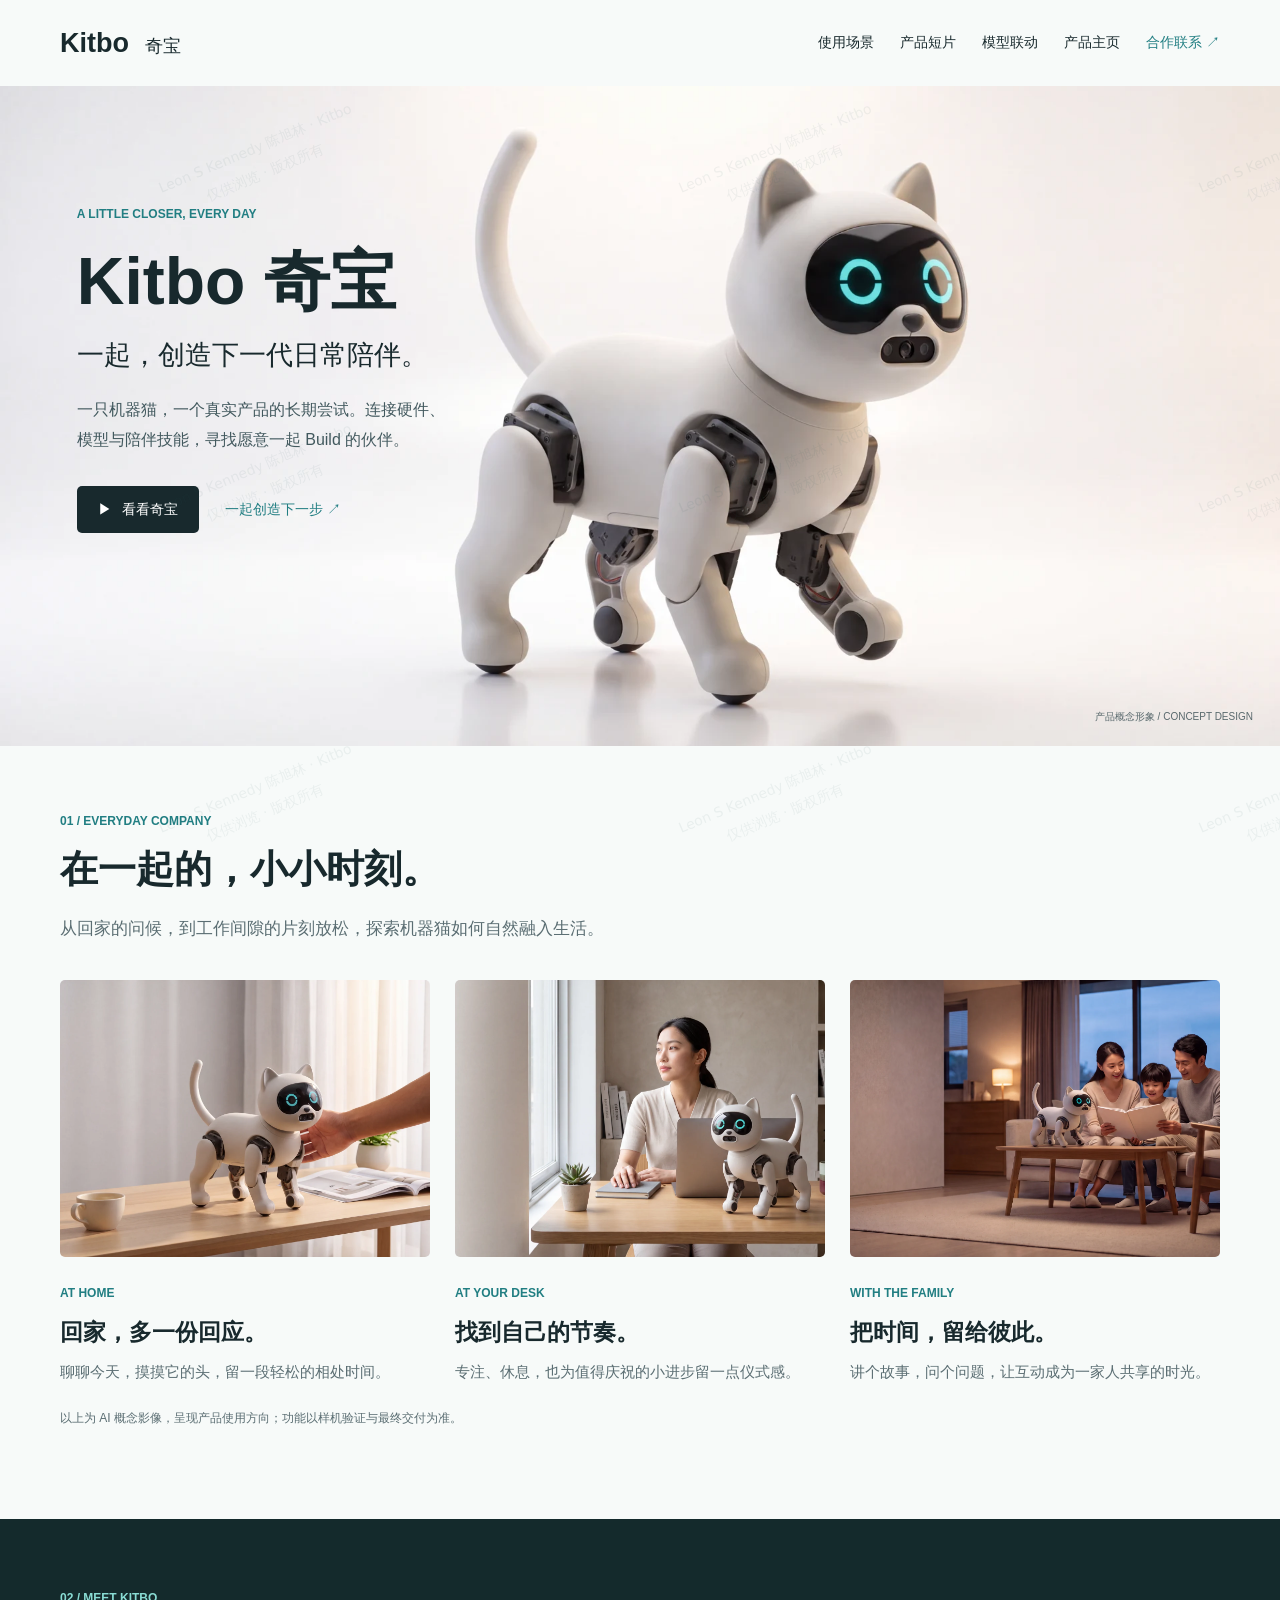
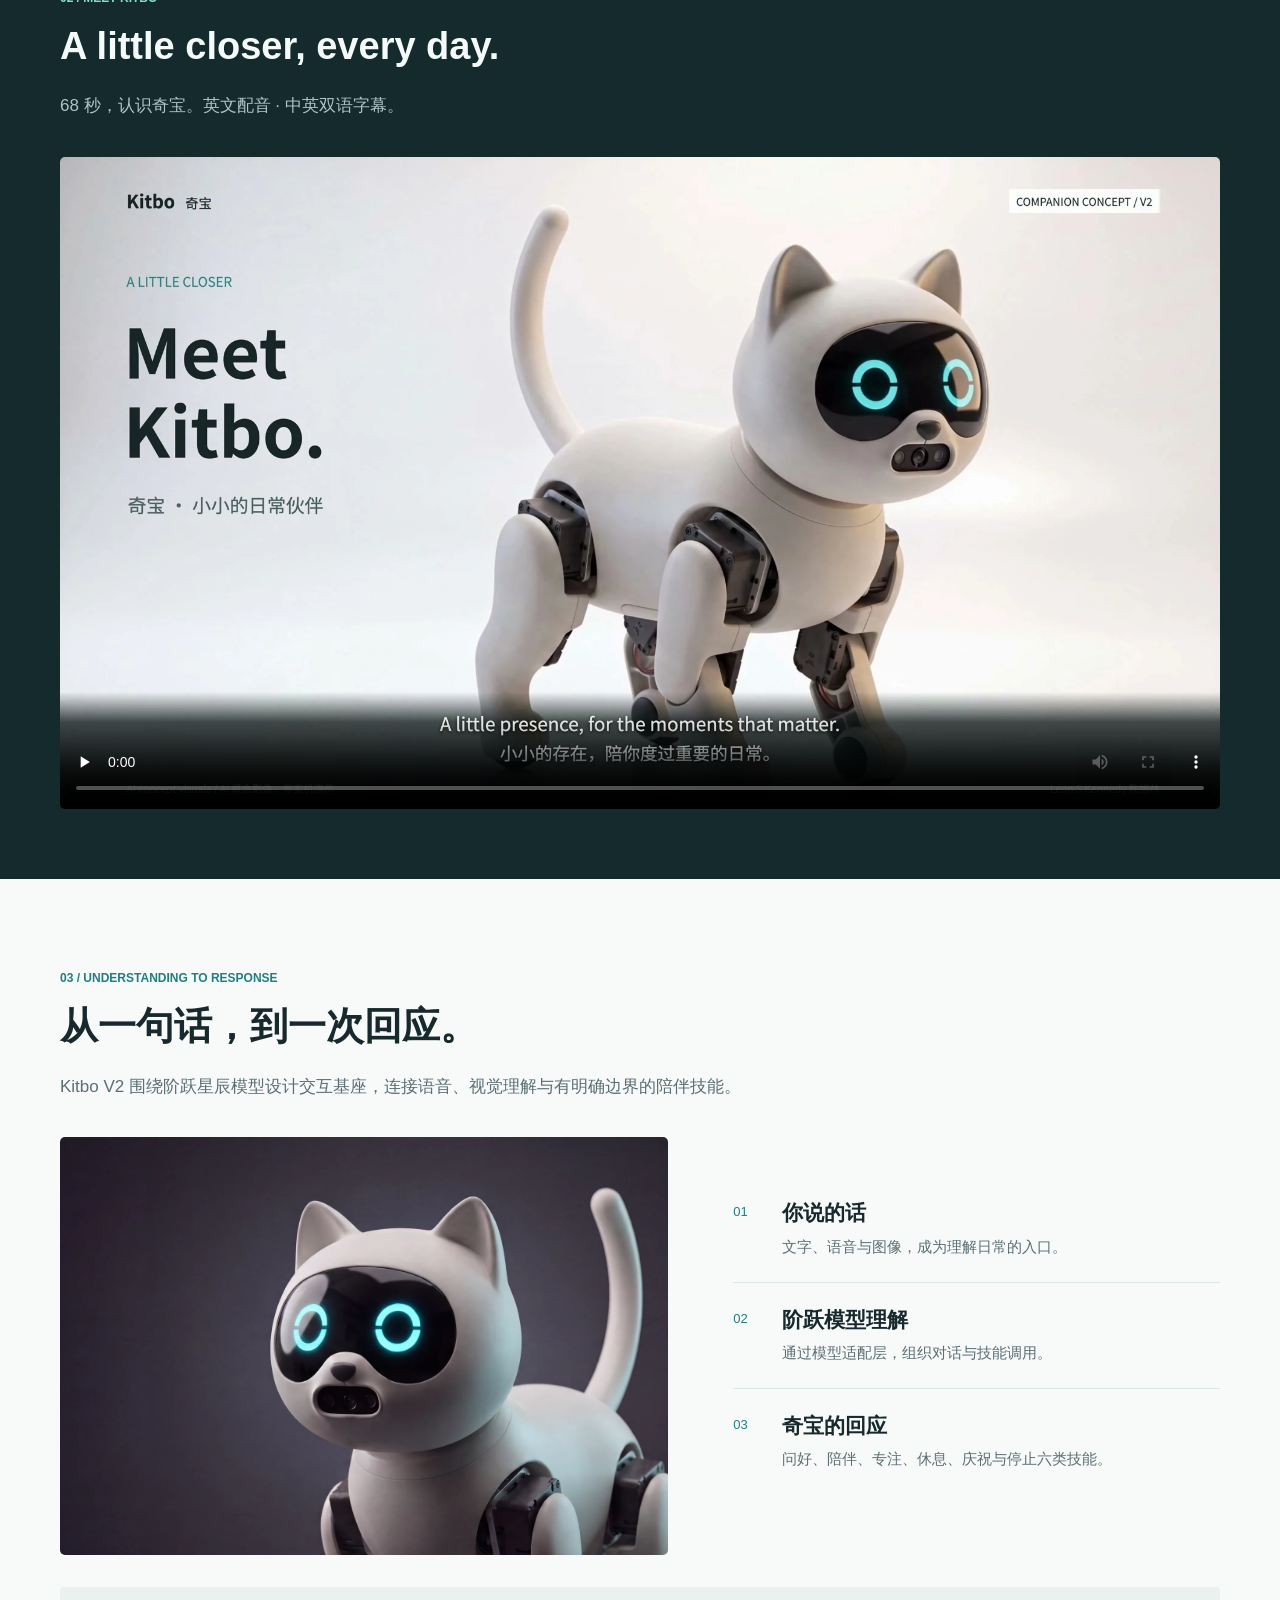
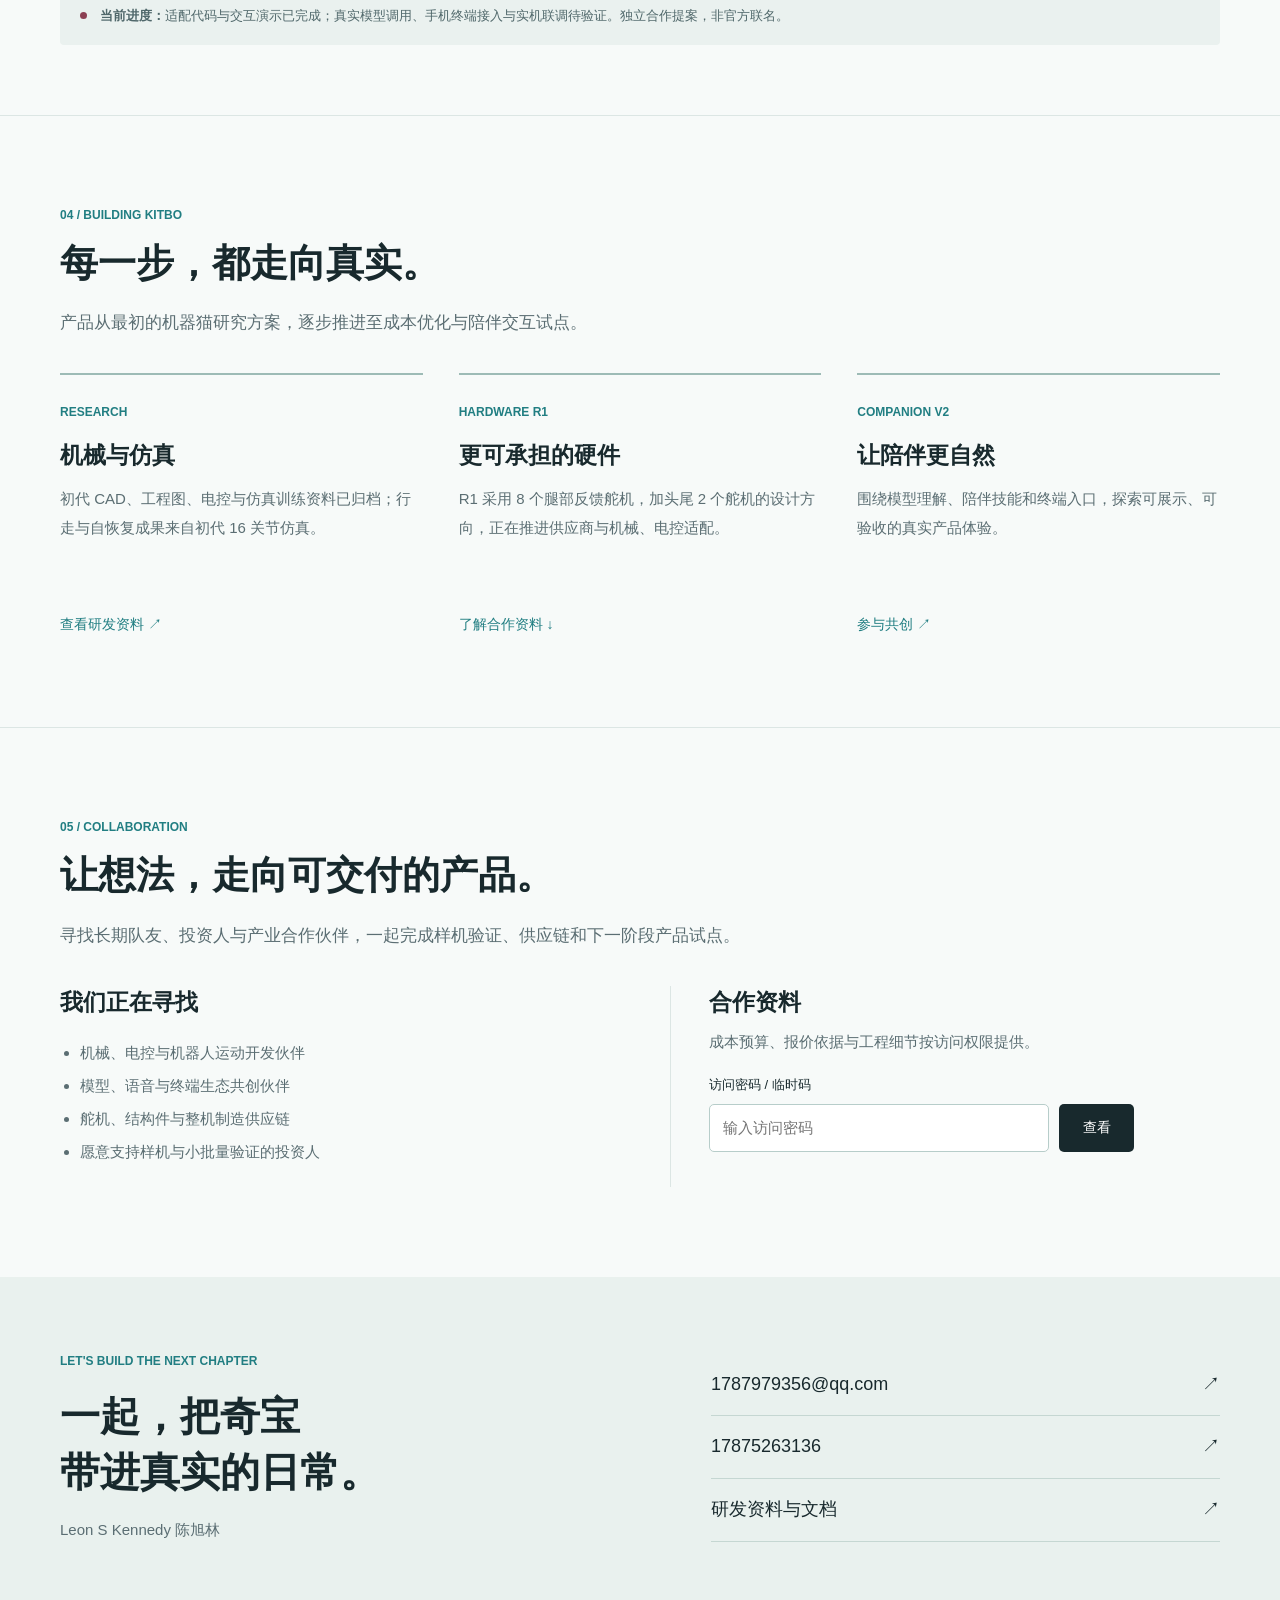
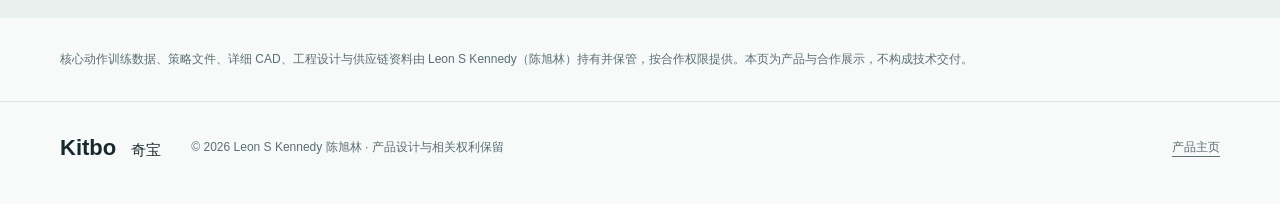
<file: investor/index.html>
<!doctype html>
<html lang="zh-CN">
<head>
  <meta charset="utf-8">
  <meta name="viewport" content="width=device-width, initial-scale=1">
  <meta name="theme-color" content="#f7faf9">
  <meta name="author" content="Leon S Kennedy 陈旭林">
  <meta name="description" content="Kitbo 奇宝，一只走进日常的机器猫。探索家庭陪伴、桌面互动与阶跃星辰模型联动。">
  <meta property="og:title" content="Kitbo 奇宝 · 把陪伴，带进日常">
  <meta property="og:description" content="家庭陪伴、桌面专注、表达与互动。与我们一起创造奇宝的下一步。">
  <meta property="og:image" content="https://linxiushen.github.io/kitbo-site/assets/images/studio.webp">
  <meta property="og:type" content="website">
  <meta property="og:url" content="https://linxiushen.github.io/kitbo-site/investor/">
  <title>Kitbo 奇宝 · 投资与合作</title>
  <link rel="icon" href="../assets/favicon.svg" type="image/svg+xml">
  <link rel="stylesheet" href="../assets/site.css?v=202611110459">
  <script src="../assets/site.js?v=202611110459" defer></script>
</head>
<body data-view="investor" data-vault="../protected/vault.json?v=202611110459">
<header class="site-header">
  <a class="wordmark" href="../">Kitbo <span>奇宝</span></a>
  <nav aria-label="网站导航">
    <a href="#scenarios">使用场景</a><a href="#film">产品短片</a><a href="#intelligence">模型联动</a>
    <a href="../">产品主页</a><a class="nav-contact" href="#contact">合作联系 <span aria-hidden="true">↗</span></a>
  </nav>
</header>
<main>
  <section class="hero" id="top">
    <img class="hero-image" src="../assets/images/studio.webp" alt="圆润白色的奇宝机器猫，黑色面罩、青色环形眼睛与弯曲尾巴" fetchpriority="high" width="1920" height="1072">
    <div class="hero-content">
      <p class="eyebrow">A LITTLE CLOSER, EVERY DAY</p>
      <h1>Kitbo 奇宝</h1>
      <p class="hero-heading">一起，创造下一代日常陪伴。</p>
      <p class="hero-description">一只机器猫，一个真实产品的长期尝试。连接硬件、模型与陪伴技能，寻找愿意一起 Build 的伙伴。</p>
      <div class="hero-actions"><a class="button" href="#film"><span aria-hidden="true">▶</span> 看看奇宝</a><a class="text-link" href="#contact">一起创造下一步 <span aria-hidden="true">↗</span></a></div>
    </div>
    <span class="image-label">产品概念形象 / CONCEPT DESIGN</span>
  </section>

  <section class="section intro" id="scenarios">
    <div class="section-head"><p class="eyebrow">01 / EVERYDAY COMPANY</p><h2>在一起的，小小时刻。</h2><p>从回家的问候，到工作间隙的片刻放松，探索机器猫如何自然融入生活。</p></div>
    <div class="scenarios">
      <figure><img src="../assets/images/home.webp" loading="lazy" width="1280" height="714" alt="奇宝站在家中的桌上，与伸来的手轻柔互动"><figcaption><span class="eyebrow">AT HOME</span><h3>回家，多一份回应。</h3><p>聊聊今天，摸摸它的头，留一段轻松的相处时间。</p></figcaption></figure>
      <figure><img src="../assets/images/desk.webp" loading="lazy" width="1280" height="714" alt="工作桌面上，奇宝陪伴一位使用笔记本电脑的人"><figcaption><span class="eyebrow">AT YOUR DESK</span><h3>找到自己的节奏。</h3><p>专注、休息，也为值得庆祝的小进步留一点仪式感。</p></figcaption></figure>
      <figure><img src="../assets/images/family.webp" loading="lazy" width="1280" height="714" alt="一家人坐在客厅共读，桌面上的小型奇宝陪在旁边"><figcaption><span class="eyebrow">WITH THE FAMILY</span><h3>把时间，留给彼此。</h3><p>讲个故事，问个问题，让互动成为一家人共享的时光。</p></figcaption></figure>
    </div>
    <p class="caption-note">以上为 AI 概念影像，呈现产品使用方向；功能以样机验证与最终交付为准。</p>
  </section>

  <section class="film-section" id="film">
    <div class="section-head"><p class="eyebrow">02 / MEET KITBO</p><h2>A little closer, every day.</h2><p>68 秒，认识奇宝。英文配音 · 中英双语字幕。</p></div>
    <div class="film-frame"><video controls controlslist="nodownload noremoteplayback" disablepictureinpicture playsinline preload="none" poster="../assets/images/video-poster.webp" aria-label="奇宝英文配音中英双语产品宣传片"><source src="../assets/video/kitbo-companion-1080p.mp4" type="video/mp4"><p>浏览器暂不支持视频播放。</p></video></div>
  </section>

  <section class="section intelligence" id="intelligence">
    <div class="section-head"><p class="eyebrow">03 / UNDERSTANDING TO RESPONSE</p><h2>从一句话，到一次回应。</h2><p>Kitbo V2 围绕阶跃星辰模型设计交互基座，连接语音、视觉理解与有明确边界的陪伴技能。</p></div>
    <div class="intelligence-layout">
      <img src="../assets/images/detail.webp" loading="lazy" width="1280" height="714" alt="奇宝面部特写，青色眼睛和亮黑面罩">
      <div class="flow" aria-label="模型联动流程">
        <div><span class="step-number">01</span><h3>你说的话</h3><p>文字、语音与图像，成为理解日常的入口。</p></div>
        <div><span class="step-number">02</span><h3>阶跃模型理解</h3><p>通过模型适配层，组织对话与技能调用。</p></div>
        <div><span class="step-number">03</span><h3>奇宝的回应</h3><p>问好、陪伴、专注、休息、庆祝与停止六类技能。</p></div>
      </div>
    </div>
    <div class="status-line"><span class="status-dot" aria-hidden="true"></span><p><strong>当前进度：</strong>适配代码与交互演示已完成；真实模型调用、手机终端接入与实机联调待验证。独立合作提案，非官方联名。</p></div>
  </section>

  <section class="section progress" id="progress">
    <div class="section-head"><p class="eyebrow">04 / BUILDING KITBO</p><h2>每一步，都走向真实。</h2><p>产品从最初的机器猫研究方案，逐步推进至成本优化与陪伴交互试点。</p></div>
    <div class="milestones">
      <article><span class="eyebrow">RESEARCH</span><h3>机械与仿真</h3><p>初代 CAD、工程图、电控与仿真训练资料已归档；行走与自恢复成果来自初代 16 关节仿真。</p><a href="../engineering/">查看研发资料 <span aria-hidden="true">↗</span></a></article>
      <article><span class="eyebrow">HARDWARE R1</span><h3>更可承担的硬件</h3><p>R1 采用 8 个腿部反馈舵机，加头尾 2 个舵机的设计方向，正在推进供应商与机械、电控适配。</p><a href="#cooperation-data">了解合作资料 <span aria-hidden="true">↓</span></a></article>
      <article><span class="eyebrow">COMPANION V2</span><h3>让陪伴更自然</h3><p>围绕模型理解、陪伴技能和终端入口，探索可展示、可验收的真实产品体验。</p><a href="#contact">参与共创 <span aria-hidden="true">↗</span></a></article>
    </div>
  </section>

  <section class="section cooperation" id="cooperation-data">
    <div class="section-head"><p class="eyebrow">05 / COLLABORATION</p><h2>让想法，走向可交付的产品。</h2><p>寻找长期队友、投资人与产业合作伙伴，一起完成样机验证、供应链和下一阶段产品试点。</p></div>
    <div class="cooperation-grid"><div><h3>我们正在寻找</h3><ul><li>机械、电控与机器人运动开发伙伴</li><li>模型、语音与终端生态共创伙伴</li><li>舵机、结构件与整机制造供应链</li><li>愿意支持样机与小批量验证的投资人</li></ul></div><div class="access-panel" id="access-panel"><h3>合作资料</h3><p>成本预算、报价依据与工程细节按访问权限提供。</p><form class="access-form" autocomplete="off"><label for="access-code">访问密码 / 临时码</label><div class="input-row"><input id="access-code" name="code" type="password" required maxlength="120" placeholder="输入访问密码" autocomplete="off"><button class="button" type="submit">查看</button></div><p class="access-message" role="status" aria-live="polite"></p></form></div></div>
    <div id="cooperation-content" hidden></div>
  </section>

  <section class="contact-section" id="contact"><div><p class="eyebrow">LET'S BUILD THE NEXT CHAPTER</p><h2>一起，把奇宝<br>带进真实的日常。</h2><p>Leon S Kennedy 陈旭林</p></div><div class="contact-links"><a href="mailto:1787979356@qq.com">1787979356@qq.com <span aria-hidden="true">↗</span></a><a href="tel:+8617875263136">17875263136 <span aria-hidden="true">↗</span></a><a href="../engineering/">研发资料与文档 <span aria-hidden="true">↗</span></a></div></section>
  <section class="ownership"><p>核心动作训练数据、策略文件、详细 CAD、工程设计与供应链资料由 Leon S Kennedy（陈旭林）持有并保管，按合作权限提供。本页为产品与合作展示，不构成技术交付。</p></section>
</main>
<footer><a class="wordmark" href="../">Kitbo <span>奇宝</span></a><p>© 2026 Leon S Kennedy 陈旭林 · 产品设计与相关权利保留</p><a href="../">产品主页</a></footer>
<dialog class="lightbox" aria-label="图片放大预览"><button type="button" aria-label="关闭预览">×</button><img alt=""><p></p></dialog>
<div class="watermark" aria-hidden="true"></div>
<div class="toast" role="status" aria-live="polite"></div>
</body>
</html>
</file>
<file: assets/site.css>
:root{--ink:#18292d;--muted:#5b6e73;--accent:#217e82;--paper:#f7faf9;--line:#dce6e4;--wine:#8c4053;color-scheme:light;font-family:-apple-system,BlinkMacSystemFont,"Segoe UI","PingFang SC","Microsoft YaHei",sans-serif;letter-spacing:0;color:var(--ink);background:var(--paper)}
*{box-sizing:border-box}html{scroll-behavior:smooth;scroll-padding-top:95px}body{margin:0;line-height:1.65;-webkit-user-select:none;user-select:none}input,textarea{-webkit-user-select:text;user-select:text}a{color:inherit;text-underline-offset:5px}button,input{font:inherit}button,a,input{touch-action:manipulation}button{cursor:pointer}img,video{display:block;max-width:100%;-webkit-user-drag:none}img{height:auto}button:focus-visible,a:focus-visible,input:focus-visible{outline:3px solid #38aba6;outline-offset:5px}h1,h2,h3,p{margin:0}h1,h2,h3{letter-spacing:0;text-wrap:balance}h2{font-size:38px;line-height:1.35}h3{font-size:23px;line-height:1.4}.eyebrow{font-size:12px;font-weight:600;line-height:1.5;color:var(--accent)}
.site-header{height:86px;max-width:1440px;margin:auto;display:flex;align-items:center;justify-content:space-between;padding:0 60px;gap:30px}.wordmark{font-size:27px;font-weight:700;text-decoration:none;white-space:nowrap}.wordmark span{font-size:18px;font-weight:500;margin-left:9px}.site-header nav{display:flex;align-items:center;gap:26px;font-size:14px}.site-header nav a{text-decoration:none;white-space:nowrap}.site-header nav a:hover{color:var(--accent)}.nav-contact{color:var(--accent)}
.hero{position:relative;max-width:1600px;height:min(660px,calc(100svh - 145px));min-height:500px;margin:auto;overflow:hidden;background:#eef0ef}.hero-image{width:100%;height:100%;object-fit:cover;object-position:50% 50%}.hero-content{position:absolute;top:18%;left:max(6%,calc((100% - 1320px)/2));width:455px}.hero h1{font-size:66px;line-height:1.25;margin:17px 0 13px;font-weight:700}.hero-heading{font-size:27px;margin-bottom:19px;line-height:1.5}.hero-description{font-size:16px;color:#42595e;max-width:380px;line-height:1.9}.hero-actions{display:flex;align-items:center;gap:26px;margin-top:30px}.button{background:var(--ink);color:#fff;padding:12px 21px;border:0;border-radius:5px;font-size:14px;display:inline-flex;gap:10px;align-items:center;justify-content:center;text-decoration:none}.button:hover{background:var(--accent)}.text-link{font-size:14px;text-decoration:none;color:var(--accent)}.image-label{position:absolute;right:27px;bottom:21px;color:#58686c;font-size:10px}
.section{max-width:1320px;margin:auto;padding:90px 60px}.section-head{max-width:760px;margin-bottom:35px}.section-head .eyebrow{margin-bottom:14px}.section-head>p:last-child{font-size:17px;color:var(--muted);margin-top:18px;line-height:1.85}.intro{padding-top:66px}.scenarios{display:grid;grid-template-columns:repeat(3,minmax(0,1fr));gap:25px}.scenarios figure{margin:0;min-width:0}.scenarios img{aspect-ratio:4/3;width:100%;object-fit:cover;cursor:zoom-in;object-position:64% 50%;border-radius:5px}.scenarios figcaption{padding-top:22px}.scenarios h3{font-size:23px;margin:10px 0}.scenarios p{font-size:15px;color:var(--muted);line-height:1.9}.caption-note{font-size:12px;color:var(--muted);margin-top:23px}
.film-section{padding:70px max(60px,calc((100% - 1200px)/2));background:#142a2c;color:#f4faf9}.film-section .eyebrow{color:#89dcd4}.film-section .section-head>p:last-child{color:#aec6c8}.film-frame{max-width:1200px;margin:auto}.film-frame video{aspect-ratio:16/9;width:100%;background:#071517;border-radius:5px}.intelligence{padding-bottom:70px}.intelligence-layout{display:grid;grid-template-columns:1.25fr 1fr;align-items:center;gap:65px}.intelligence-layout>img{aspect-ratio:16/11;object-fit:cover;object-position:67% 50%;border-radius:5px;cursor:zoom-in}.flow{display:grid;gap:22px}.flow>div{position:relative;padding-left:49px;padding-bottom:22px;border-bottom:1px solid var(--line)}.flow>div:last-child{border-bottom:0}.step-number{position:absolute;top:3px;left:0;font-size:13px;color:var(--accent)}.flow h3{font-size:21px}.flow p{margin-top:7px;font-size:15px;color:var(--muted)}.status-line{display:flex;gap:13px;align-items:flex-start;background:#eaf1ef;padding:17px 20px;margin-top:32px;border-radius:4px}.status-line p{font-size:13px;line-height:1.8;color:#50686b}.status-dot{flex:0 0 7px;width:7px;height:7px;border-radius:50%;background:var(--wine);margin-top:8px}
.progress{border-top:1px solid var(--line)}.milestones{display:grid;grid-template-columns:repeat(3,minmax(0,1fr));gap:36px}.milestones article{border-top:2px solid #9dbbb6;padding-top:23px}.milestones h3{margin:14px 0}.milestones p{font-size:15px;color:var(--muted);min-height:110px;line-height:1.9}.milestones a{display:inline-block;margin-top:18px;color:var(--accent);font-size:14px;text-decoration:none}.cooperation{border-top:1px solid var(--line)}.cooperation-grid{display:grid;grid-template-columns:1fr 1fr;gap:60px}.cooperation-grid h3{font-size:23px}.cooperation-grid ul{padding-left:20px;margin:18px 0 0;color:var(--muted);line-height:2.2;font-size:15px}.access-panel{border-left:1px solid var(--line);padding-left:38px}.access-panel>p{font-size:15px;color:var(--muted);margin:12px 0 19px}.access-form label{display:block;font-size:13px;margin-bottom:8px}.input-row{display:flex;gap:10px}.input-row input{min-width:0;flex:1;border:1px solid #b7cdca;border-radius:5px;padding:11px 13px;background:#fff;max-width:340px;font-size:15px}.input-row .button{flex-shrink:0;min-width:75px}.access-message{min-height:25px;margin-top:10px;color:var(--wine);font-size:13px}.access-form button:disabled{opacity:.65;cursor:progress}#cooperation-content{margin-top:45px}.budget-summary{display:grid;grid-template-columns:repeat(3,minmax(0,1fr));gap:20px}.budget-stat{padding:23px 0;border-top:1px solid var(--line)}.budget-stat strong{display:block;font-size:32px;line-height:1.3}.budget-stat p{font-size:13px;color:var(--muted);margin-top:8px}.budget-note{font-size:14px;line-height:1.9;color:var(--muted);margin:15px 0 25px}.data-scroll{overflow-x:auto}table{width:100%;border-collapse:collapse;font-size:14px}th,td{text-align:left;vertical-align:top;padding:14px 12px;border-bottom:1px solid var(--line)}th{font-size:12px;color:var(--muted)}td a{color:var(--accent)}.budget-details{margin-top:25px}.budget-details summary{cursor:pointer;color:var(--accent);font-size:15px}.budget-details .document{margin-top:20px;line-height:1.9}.document h1{font-size:27px}.document h2{font-size:23px;margin:26px 0 12px}.document h3{font-size:20px;margin:18px 0}.document p{font-size:15px;margin:12px 0}.document pre{overflow:auto;font-size:12px}
.contact-section{background:#e9f1ee;display:grid;grid-template-columns:1.2fr 1fr;gap:40px;padding:75px max(60px,calc((100% - 1200px)/2))}.contact-section h2{font-size:40px;line-height:1.4;margin:18px 0}.contact-section>div>p:last-child{color:var(--muted);font-size:15px}.contact-links{align-self:center;display:grid}.contact-links a{text-decoration:none;border-bottom:1px solid #c5d7d2;padding:16px 0;display:flex;justify-content:space-between;font-size:18px;gap:20px}.ownership{max-width:1320px;margin:auto;padding:30px 60px;font-size:12px;color:var(--muted);line-height:1.9}footer{max-width:1320px;margin:auto;padding:28px 60px 38px;display:flex;align-items:center;gap:30px;border-top:1px solid var(--line);font-size:12px;color:var(--muted)}footer .wordmark{font-size:22px;color:var(--ink)}footer .wordmark span{font-size:15px}footer p{flex:1}footer>a:last-child{white-space:nowrap}
.lightbox{position:fixed;inset:0;max-width:100%;max-height:100%;width:100vw;height:100dvh;margin:0;padding:45px;border:0;background:rgba(7,16,19,.96);color:white}.lightbox[open]{display:flex;flex-direction:column;align-items:center;justify-content:center;gap:20px}.lightbox::backdrop{background:#071013}.lightbox>button{position:absolute;right:22px;top:14px;background:transparent;color:white;border:0;font-size:35px}.lightbox>img{max-width:95%;max-height:83vh;object-fit:contain}.lightbox p{font-size:13px}.watermark{position:fixed;inset:0;pointer-events:none;z-index:20;background-repeat:repeat;background-size:520px 320px}.toast{position:fixed;bottom:24px;left:50%;translate:-50% 0;background:var(--ink);color:white;font-size:13px;padding:10px 16px;border-radius:5px;z-index:30;opacity:0;pointer-events:none}.toast.show{opacity:1}body.hidden-tab main{filter:blur(12px)}[hidden]{display:none!important}
@media(min-width:1600px){.hero-content{left:calc((100% - 1320px)/2 + 60px)}}
@media(max-width:1000px){.site-header{padding:0 30px}.site-header nav{gap:20px}.site-header nav>a:nth-child(3){display:none}.hero-content{left:35px;width:350px}.hero h1{font-size:54px}.hero-heading{font-size:24px}.hero-description{font-size:15px;max-width:300px}.section{padding:65px 35px}.film-section{padding:60px 35px}.intelligence-layout{gap:30px}.scenarios{gap:18px}.scenarios h3{font-size:20px}.cooperation-grid{gap:30px}.contact-section{padding:60px 35px}.ownership,footer{padding-left:35px;padding-right:35px}.milestones p{min-height:145px}}
@media(max-width:700px){html{scroll-padding-top:30px}.site-header{height:72px;padding:0 22px;gap:15px}.wordmark{font-size:24px}.wordmark span{font-size:16px;margin-left:5px}.site-header nav{gap:14px;font-size:13px}.site-header nav>a:nth-child(-n+3){display:none}.site-header .nav-contact{display:none}.hero{height:640px;min-height:0;max-height:none}.hero-image{object-position:73% 50%;position:absolute;height:65%;bottom:0;object-fit:cover}.hero:after{content:"";position:absolute;inset:0;pointer-events:none;background:linear-gradient(180deg,#f3f4f3 0%,#f3f4f3 28%,rgba(243,244,243,0) 48%)}.hero-content{top:26px;left:25px;right:25px;width:auto;z-index:1}.hero h1{font-size:43px;margin:9px 0 7px}.hero-heading{font-size:23px;margin-bottom:10px}.hero-description{font-size:14px;line-height:1.8;max-width:380px}.hero-actions{margin-top:19px;gap:23px}.hero-actions .button{padding:10px 16px}.hero-actions .text-link{font-size:13px}.hero .eyebrow{font-size:10px}.image-label{right:18px;bottom:12px;font-size:9px;z-index:1}.section{padding:55px 24px}.section-head{margin-bottom:27px}h2{font-size:29px}.section-head>p:last-child{font-size:15px;margin-top:14px}.scenarios{grid-template-columns:1fr;gap:33px}.scenarios img{aspect-ratio:16/10}.scenarios figcaption{padding-top:15px}.scenarios h3{font-size:22px;margin:7px 0}.scenarios p{font-size:14px}.film-section{padding:50px 24px}.film-section h2{font-size:27px}.intelligence-layout{grid-template-columns:1fr;gap:28px}.flow{gap:13px}.flow>div{padding-bottom:17px}.flow h3{font-size:20px}.status-line{padding:14px}.milestones{grid-template-columns:1fr;gap:29px}.milestones p{min-height:0;font-size:14px}.milestones a{margin-top:12px}.milestones h3{font-size:22px;margin:10px 0}.cooperation-grid{grid-template-columns:1fr;gap:30px}.access-panel{padding-left:0;border-left:0;border-top:1px solid var(--line);padding-top:25px}.input-row input{max-width:none}.cooperation-grid h3{font-size:22px}.budget-summary{grid-template-columns:1fr;gap:0}.budget-stat strong{font-size:30px}.contact-section{grid-template-columns:1fr;gap:17px;padding:45px 24px}.contact-section h2{font-size:30px}.contact-links a{font-size:17px}.ownership{padding:25px 24px}footer{padding:25px 24px;gap:15px;flex-wrap:wrap}footer p{flex-basis:100%;order:3}.lightbox{padding:45px 15px}.lightbox>img{max-width:100%}.caption-note{font-size:11px}}
@media(prefers-reduced-motion:reduce){html{scroll-behavior:auto}}
@media print{body>*{display:none!important}body:after{content:"Kitbo 奇宝 · 资料仅供在线浏览 · Leon S Kennedy 陈旭林";display:block;padding:50px}}
</file>
